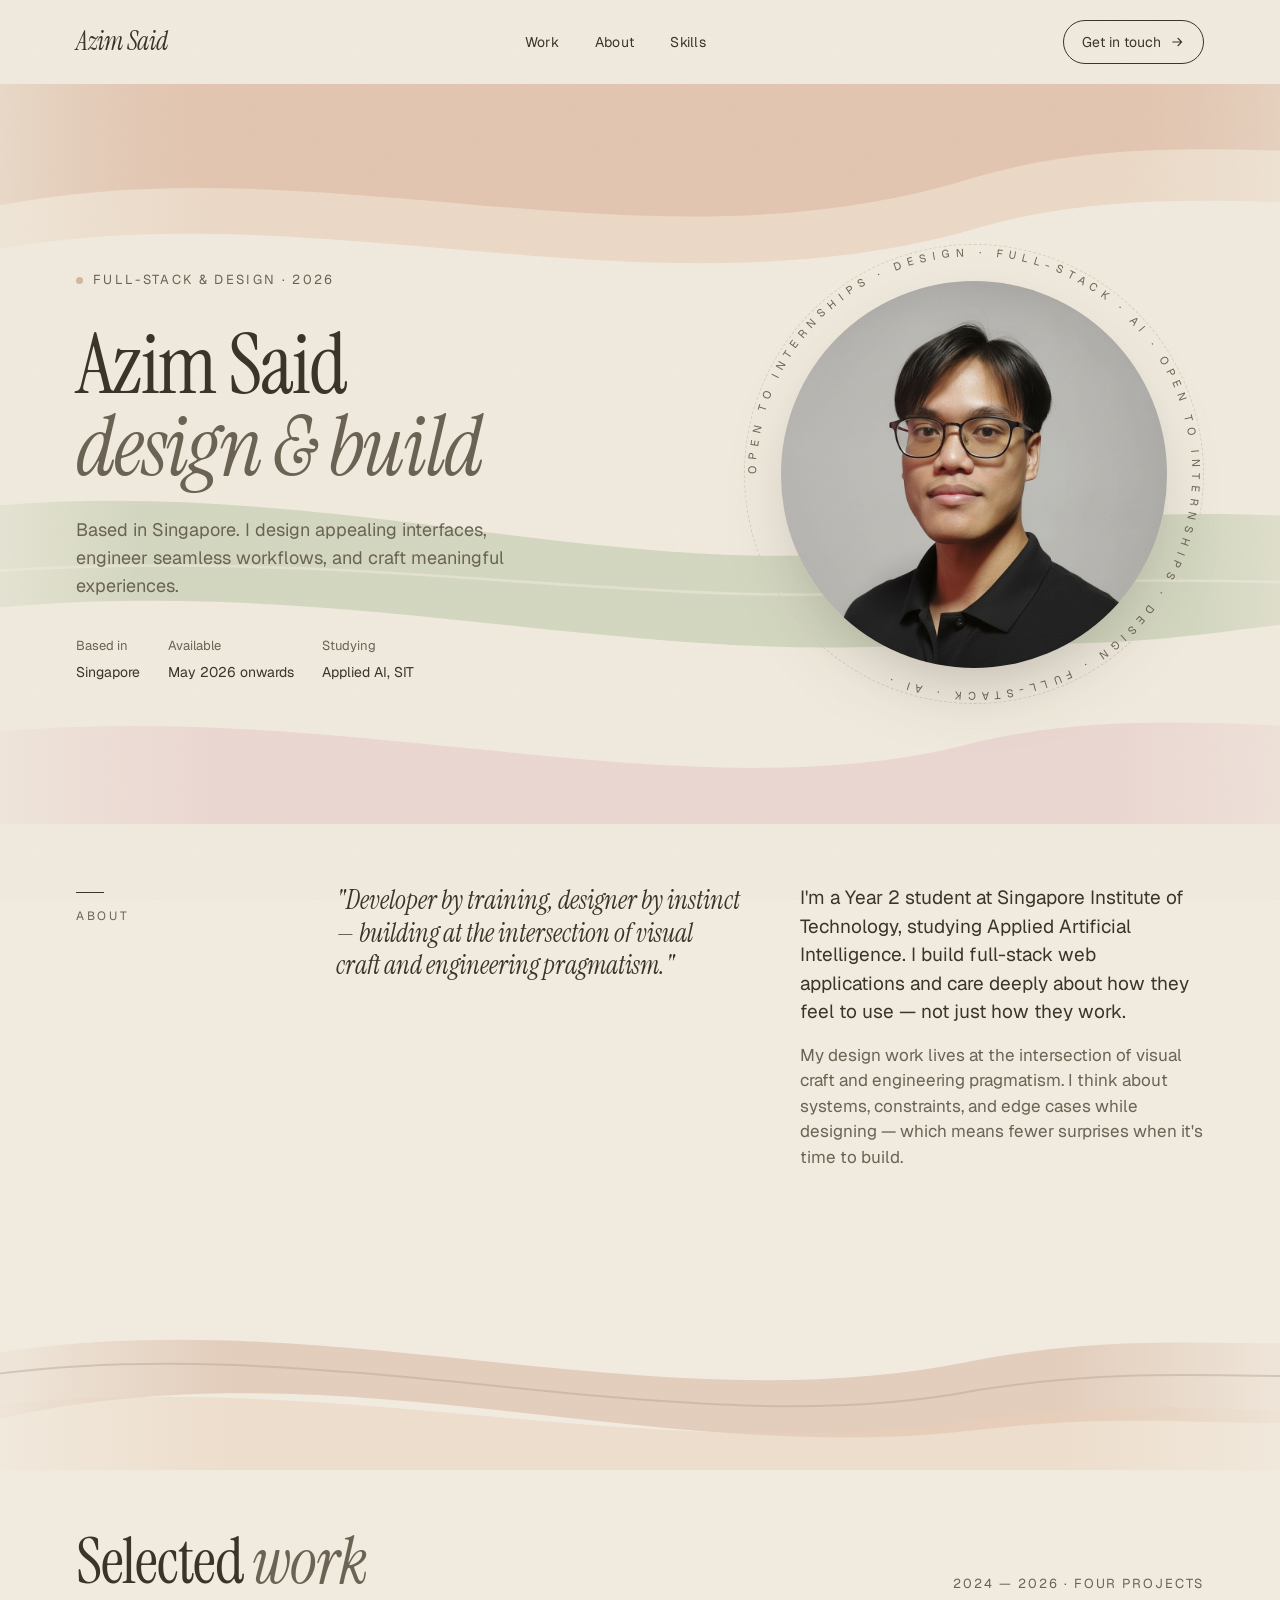
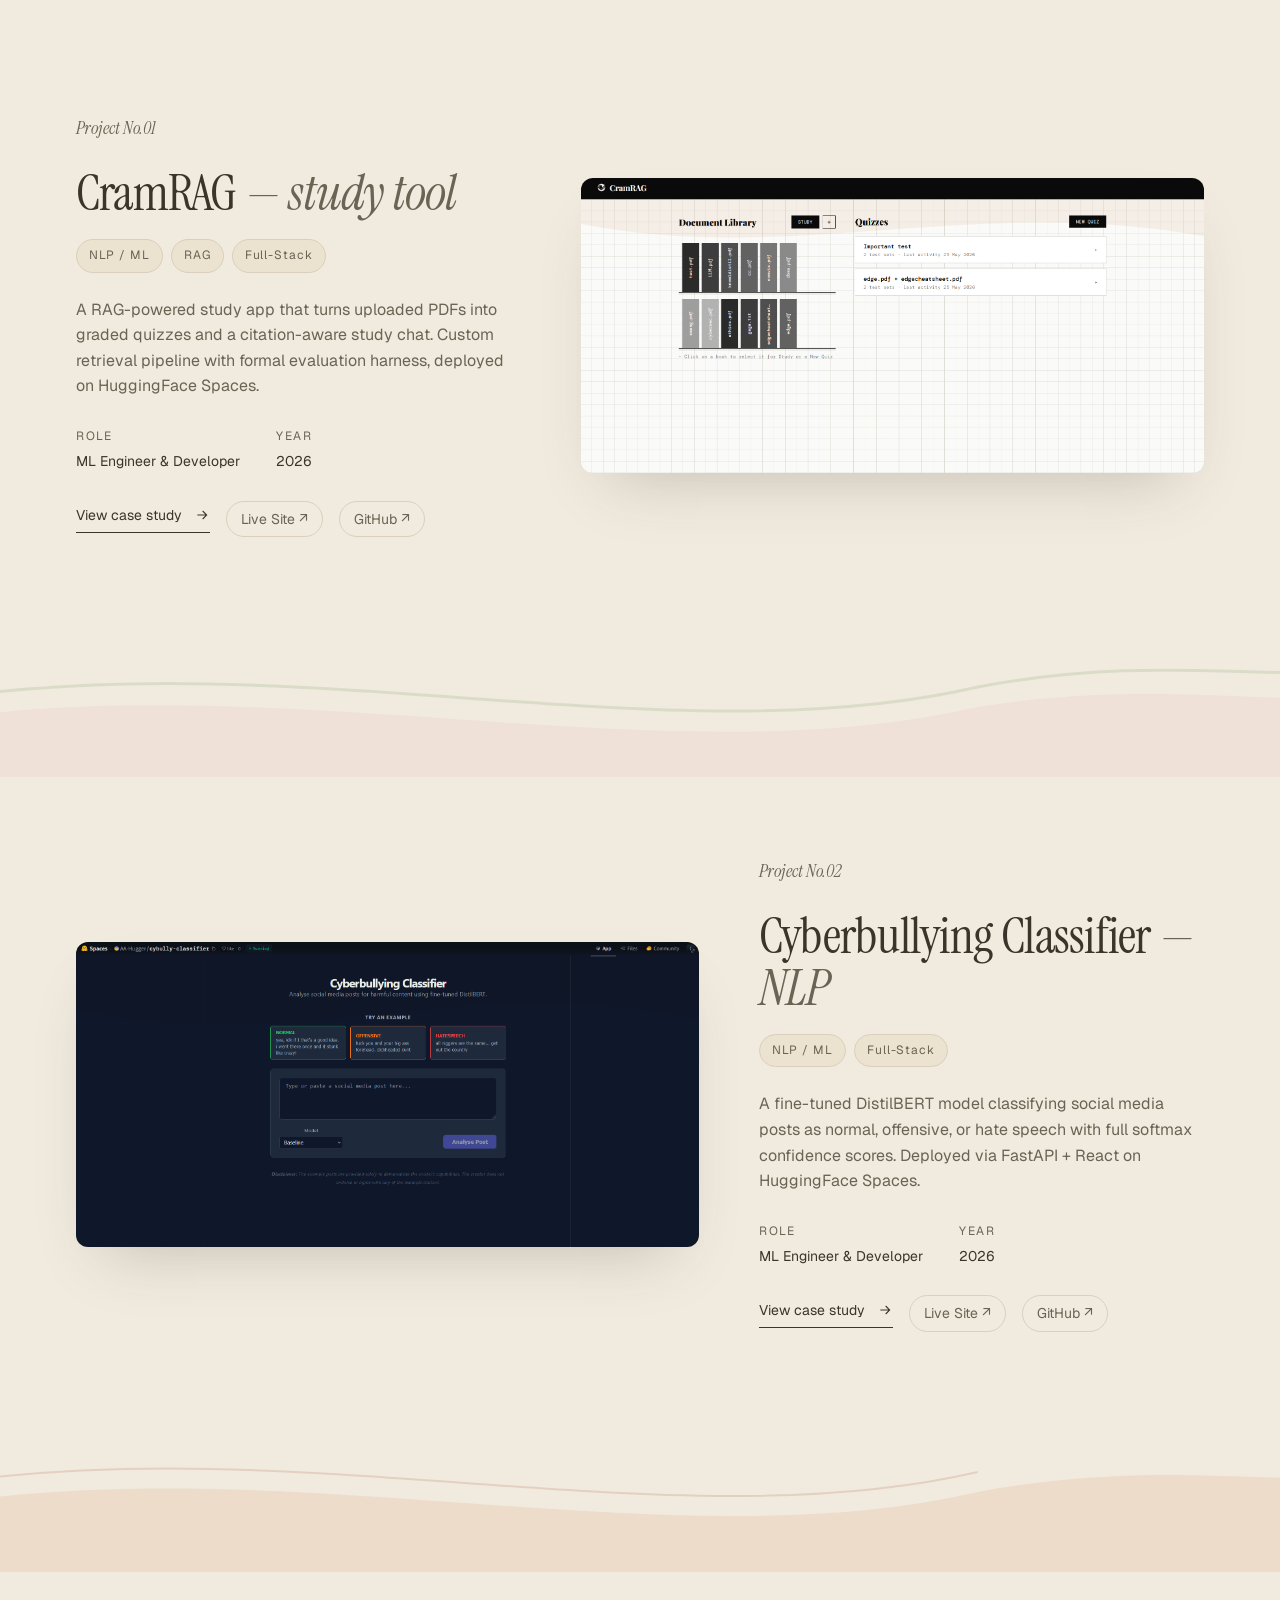
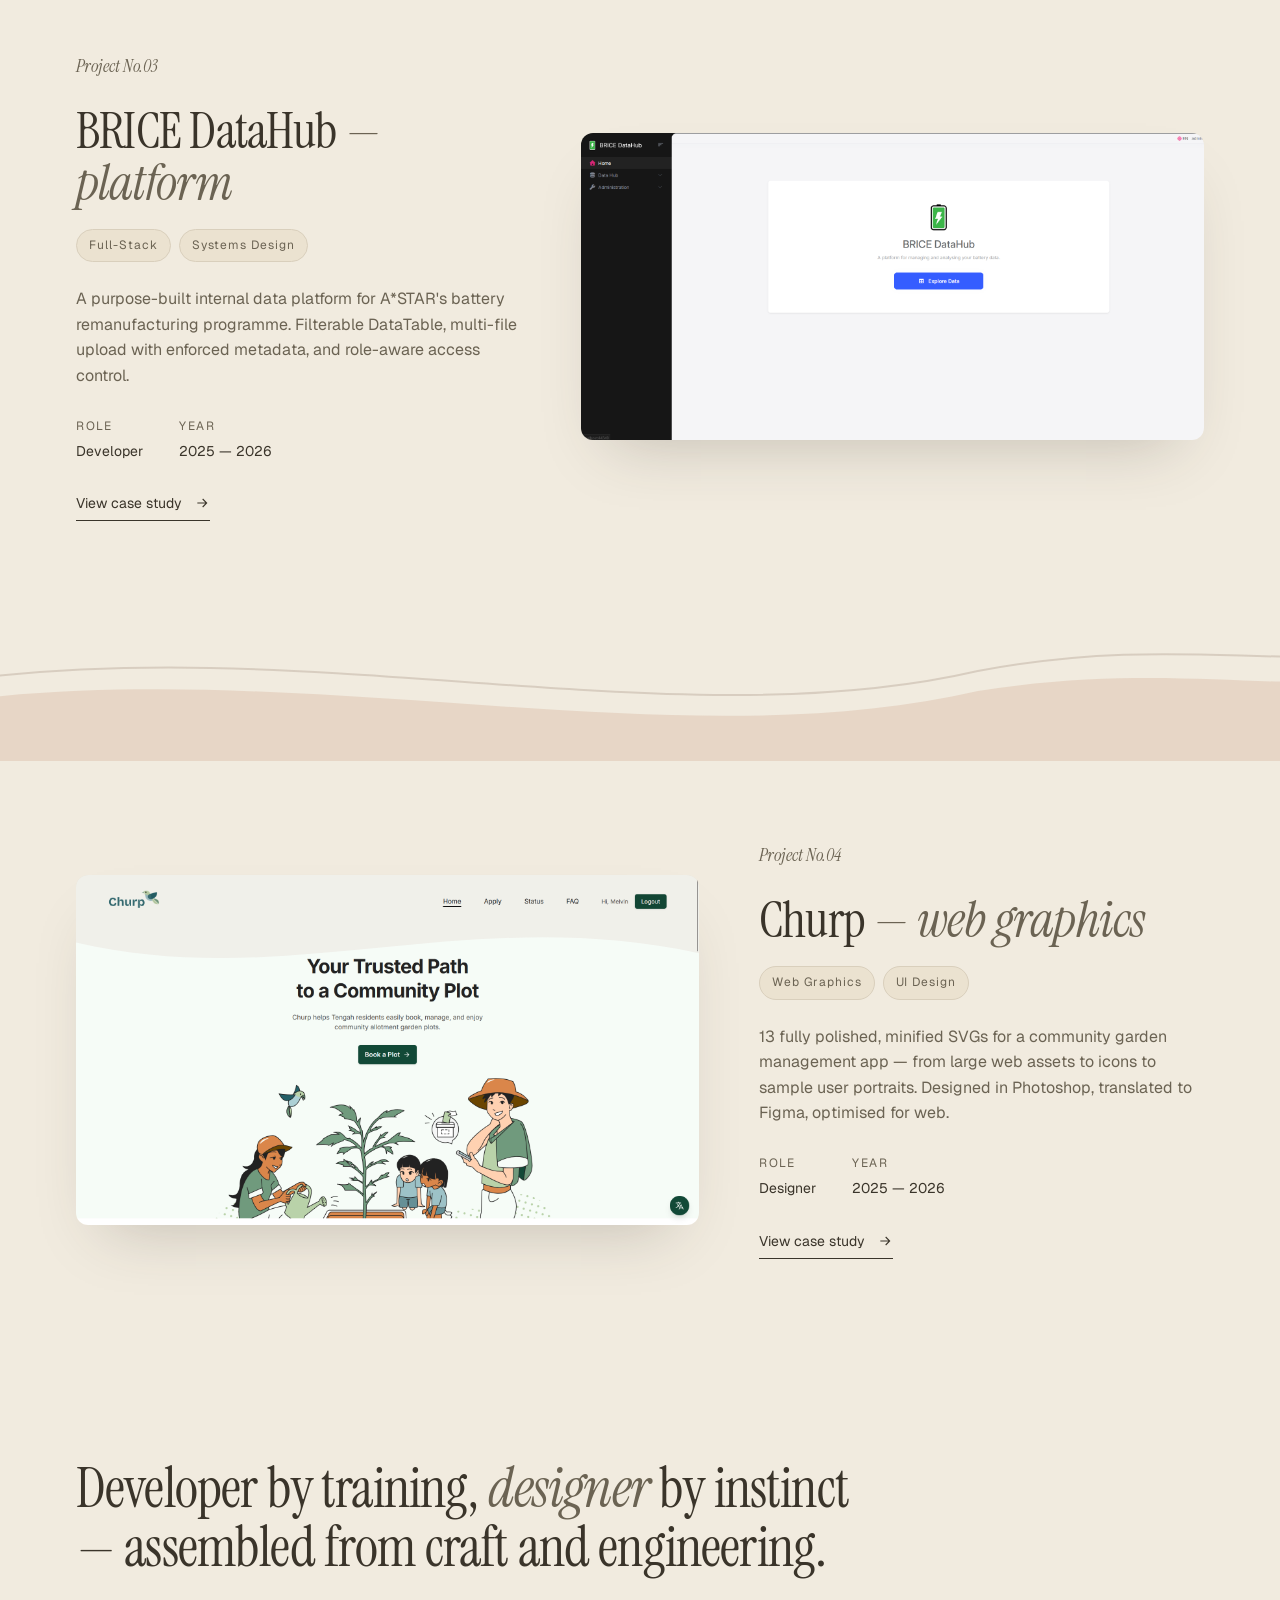
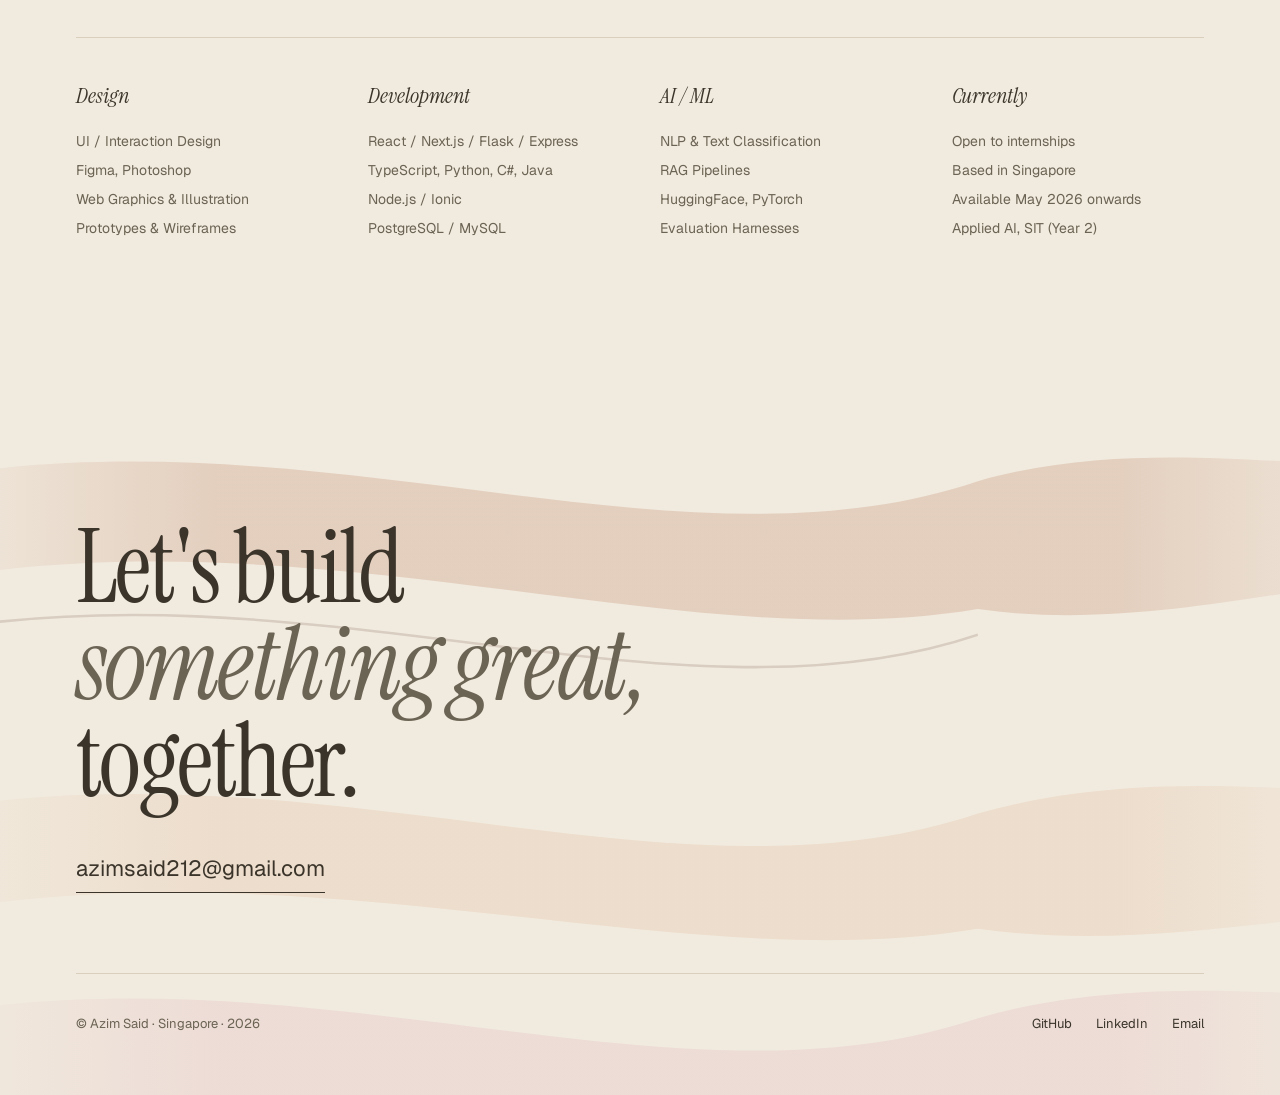
<file: index.html>
<!DOCTYPE html>
<html lang="en">

<head>
  <meta charset="UTF-8" />
  <meta name="viewport" content="width=device-width, initial-scale=1.0" />
  <title>Azim Said — Full Stack & Design</title>
  <link rel="stylesheet" href="css/style.css" />
  <link rel="preconnect" href="https://fonts.googleapis.com" />
  <link rel="preconnect" href="https://fonts.gstatic.com" crossorigin />
  <link
    href="https://fonts.googleapis.com/css2?family=Instrument+Serif:ital@0;1&family=Geist:wght@300;400;500;600&display=swap"
    rel="stylesheet" />
</head>

<body>

  <!-- NAV -->
  <div id="site-nav"></div>

  <!-- HERO -->
  <section class="hero">
    <div class="hero-ribbons" aria-hidden="true">
      <svg viewBox="0 0 1440 720" preserveAspectRatio="none">
        <defs>
          <linearGradient id="r-clay" x1="0" x2="1" y1="0" y2="0">
            <stop offset="0%" stop-color="var(--r1)" stop-opacity="0.0"/>
            <stop offset="20%" stop-color="var(--r1)" stop-opacity="0.95"/>
            <stop offset="80%" stop-color="var(--r1)" stop-opacity="0.95"/>
            <stop offset="100%" stop-color="var(--r1)" stop-opacity="0.0"/>
          </linearGradient>
          <linearGradient id="r-sage" x1="0" x2="1" y1="0" y2="0">
            <stop offset="0%" stop-color="var(--r2)" stop-opacity="0.0"/>
            <stop offset="15%" stop-color="var(--r2)" stop-opacity="0.85"/>
            <stop offset="85%" stop-color="var(--r2)" stop-opacity="0.85"/>
            <stop offset="100%" stop-color="var(--r2)" stop-opacity="0.0"/>
          </linearGradient>
          <linearGradient id="r-butter" x1="0" x2="1" y1="0" y2="0">
            <stop offset="0%" stop-color="var(--r3)" stop-opacity="0.0"/>
            <stop offset="20%" stop-color="var(--r3)" stop-opacity="0.9"/>
            <stop offset="80%" stop-color="var(--r3)" stop-opacity="0.9"/>
            <stop offset="100%" stop-color="var(--r3)" stop-opacity="0.0"/>
          </linearGradient>
          <linearGradient id="r-rose" x1="0" x2="1" y1="0" y2="0">
            <stop offset="0%" stop-color="var(--r5)" stop-opacity="0.0"/>
            <stop offset="20%" stop-color="var(--r5)" stop-opacity="0.9"/>
            <stop offset="80%" stop-color="var(--r5)" stop-opacity="0.9"/>
            <stop offset="100%" stop-color="var(--r5)" stop-opacity="0.0"/>
          </linearGradient>
        </defs>
        <path d="M -100,140 C 300,30 700,200 1100,90 C 1300,40 1500,80 1600,60 L 1600,-40 L -100,-40 Z"
              fill="url(#r-clay)"/>
        <path d="M -100,180 C 300,80 700,240 1100,140 C 1300,90 1500,130 1600,110 L 1600,0 L -100,0 Z"
              fill="url(#r-butter)" opacity="0.7"/>
        <path d="M -100,420 C 350,360 720,510 1100,440 C 1300,400 1500,430 1600,420 L 1600,520 C 1500,505 1300,560 1100,540 C 720,580 350,460 -100,520 Z"
              fill="url(#r-sage)" opacity="0.75"/>
        <path d="M -100,480 C 400,440 700,520 1100,490 C 1300,475 1500,490 1600,485"
              stroke="var(--bg)" stroke-width="2.5" fill="none" opacity="0.55"/>
        <path d="M -100,640 C 350,580 760,720 1100,640 C 1300,600 1500,640 1600,620 L 1600,720 L -100,720 Z"
              fill="url(#r-rose)" opacity="0.85"/>
      </svg>
    </div>

    <div class="hero-grid">
      <div class="hero-text">
        <div class="eyebrow"><span class="dot"></span> Full-Stack & Design · 2026</div>
        <h1>Azim Said<br/><span class="accent">design & build</span></h1>
        <p class="lede">Based in Singapore. I design appealing interfaces, engineer seamless workflows, and craft meaningful experiences.</p>
        <div class="meta">
          <div>Based in<span>Singapore</span></div>
          <div>Available<span>May 2026 onwards</span></div>
          <div>Studying<span>Applied AI, SIT</span></div>
        </div>
      </div>

      <div class="hero-portrait">
        <svg class="ring-label" viewBox="0 0 460 460" aria-hidden="true">
          <defs>
            <path id="ring-path" d="M 230,230 m -218,0 a 218,218 0 1,1 436,0 a 218,218 0 1,1 -436,0"/>
          </defs>
          <text font-family="Geist, sans-serif" font-size="11" letter-spacing="6" fill="var(--ink-soft)">
            <textPath href="#ring-path" startOffset="0">
              OPEN TO INTERNSHIPS · DESIGN · FULL-STACK · AI · OPEN TO INTERNSHIPS · DESIGN · FULL-STACK · AI ·&nbsp;
            </textPath>
          </text>
        </svg>
        <div class="ring"></div>
        <div class="photo">
          <img src="images/portrait.png" alt="Azim Said" />
        </div>
      </div>
    </div>
  </section>

  <!-- ABOUT -->
  <section class="about" id="about">
    <div class="about-inner">
      <div class="about-label">About</div>
      <p class="about-quote">"Developer by training, designer by instinct — building at the intersection of visual craft and engineering pragmatism."</p>
      <div class="about-body">
        <p>I'm a Year 2 student at Singapore Institute of Technology, studying Applied Artificial Intelligence. I build full-stack web applications and care deeply about how they feel to use — not just how they work.</p>
        <p>My design work lives at the intersection of visual craft and engineering pragmatism. I think about systems, constraints, and edge cases while designing — which means fewer surprises when it's time to build.</p>
      </div>
    </div>
  </section>

  <!-- DIVIDER RIBBON -->
  <div class="divider-ribbon" aria-hidden="true">
    <svg viewBox="0 0 1440 220" preserveAspectRatio="none">
      <defs>
        <linearGradient id="dr-clay" x1="0" x2="1" y1="0" y2="0">
          <stop offset="0%" stop-color="var(--r1)" stop-opacity="0"/>
          <stop offset="20%" stop-color="var(--r1)" stop-opacity="0.95"/>
          <stop offset="80%" stop-color="var(--r1)" stop-opacity="0.95"/>
          <stop offset="100%" stop-color="var(--r1)" stop-opacity="0"/>
        </linearGradient>
        <linearGradient id="dr-butter" x1="0" x2="1" y1="0" y2="0">
          <stop offset="0%" stop-color="var(--r3)" stop-opacity="0"/>
          <stop offset="20%" stop-color="var(--r3)" stop-opacity="0.9"/>
          <stop offset="80%" stop-color="var(--r3)" stop-opacity="0.9"/>
          <stop offset="100%" stop-color="var(--r3)" stop-opacity="0"/>
        </linearGradient>
      </defs>
      <path d="M -50,110 C 350,40 720,180 1100,110 C 1280,80 1400,100 1500,90 L 1500,170 C 1400,180 1280,160 1100,180 C 720,220 350,80 -50,180 Z"
            fill="url(#dr-clay)" opacity="0.6"/>
      <path d="M -50,130 C 350,70 760,200 1100,140 C 1280,115 1400,130 1500,125"
            stroke="var(--r4)" stroke-width="2" fill="none" opacity="0.5"/>
      <path d="M -50,160 C 350,110 720,220 1100,170 C 1280,145 1400,165 1500,160 L 1500,220 L -50,220 Z"
            fill="url(#dr-butter)" opacity="0.55"/>
    </svg>
  </div>

  <!-- PROJECTS HEADER -->
  <div class="projects-header" id="work">
    <h2>Selected <em>work</em></h2>
    <div class="projects-count">2024 — 2026 · Four projects</div>
  </div>

  <!-- Project 01 — CramRAG -->
  <section class="project">
    <div class="project-inner">
      <div class="project-info">
        <div class="project-index">Project No.01</div>
        <h3>CramRAG <em>— study tool</em></h3>
        <div class="project-tags">
          <span class="tag">NLP / ML</span>
          <span class="tag">RAG</span>
          <span class="tag">Full-Stack</span>
        </div>
        <p>A RAG-powered study app that turns uploaded PDFs into graded quizzes and a citation-aware study chat. Custom retrieval pipeline with formal evaluation harness, deployed on HuggingFace Spaces.</p>
        <div class="project-meta-row">
          <div>Role<span>ML Engineer & Developer</span></div>
          <div>Year<span>2026</span></div>
        </div>
        <div class="project-links">
          <a href="work/project_cramrag.html" class="project-cta">
            View case study
            <svg viewBox="0 0 24 24" fill="none" stroke="currentColor" stroke-width="1.6"><path d="M5 12h14M13 6l6 6-6 6"/></svg>
          </a>
          <a href="https://huggingface.co/spaces/AA-Hugger/CramRAG" class="project-link-ghost" target="_blank">Live Site ↗</a>
          <a href="https://github.com/azim-git/CramRAG" class="project-link-ghost" target="_blank">GitHub ↗</a>
        </div>
      </div>
      <div class="project-visual">
        <img src="images/cramrag_home.png" alt="CramRAG home screen" />
        <svg class="vribbon" viewBox="0 0 600 450" preserveAspectRatio="none">
          <path d="M -20,380 C 150,320 360,420 620,360 L 620,460 L -20,460 Z" fill="var(--r1)" opacity="0.5"/>
          <path d="M -20,40 C 200,90 380,10 620,60 L 620,-20 L -20,-20 Z" fill="var(--r3)" opacity="0.45"/>
        </svg>
      </div>
    </div>
  </section>

  <div class="between" aria-hidden="true">
    <svg viewBox="0 0 1440 160" preserveAspectRatio="none">
      <path d="M -50,80 C 350,30 760,140 1100,70 C 1280,40 1400,60 1500,55"
            stroke="var(--r2)" stroke-width="3" fill="none" opacity="0.5"/>
      <path d="M -50,100 C 350,55 760,160 1100,90 C 1280,65 1400,85 1500,80 L 1500,160 L -50,160 Z"
            fill="var(--r5)" opacity="0.45"/>
    </svg>
  </div>

  <!-- Project 02 — Cybully -->
  <section class="project reverse">
    <div class="project-inner">
      <div class="project-info">
        <div class="project-index">Project No.02</div>
        <h3>Cyberbullying Classifier <em>— NLP</em></h3>
        <div class="project-tags">
          <span class="tag">NLP / ML</span>
          <span class="tag">Full-Stack</span>
        </div>
        <p>A fine-tuned DistilBERT model classifying social media posts as normal, offensive, or hate speech with full softmax confidence scores. Deployed via FastAPI + React on HuggingFace Spaces.</p>
        <div class="project-meta-row">
          <div>Role<span>ML Engineer & Developer</span></div>
          <div>Year<span>2026</span></div>
        </div>
        <div class="project-links">
          <a href="work/project_cybully.html" class="project-cta">
            View case study
            <svg viewBox="0 0 24 24" fill="none" stroke="currentColor" stroke-width="1.6"><path d="M5 12h14M13 6l6 6-6 6"/></svg>
          </a>
          <a href="https://huggingface.co/spaces/AA-Hugger/cybully-classifier" class="project-link-ghost" target="_blank">Live Site ↗</a>
          <a href="https://github.com/azim-git/Cybully/tree/master" class="project-link-ghost" target="_blank">GitHub ↗</a>
        </div>
      </div>
      <div class="project-visual">
        <img src="images/cybully_main.png" alt="Cyberbullying Classifier" />
        <svg class="vribbon" viewBox="0 0 600 450" preserveAspectRatio="none">
          <path d="M -20,60 C 200,120 380,20 620,80 L 620,-20 L -20,-20 Z" fill="var(--r2)" opacity="0.45"/>
          <path d="M -20,400 C 180,360 380,440 620,390 L 620,460 L -20,460 Z" fill="var(--r5)" opacity="0.5"/>
        </svg>
      </div>
    </div>
  </section>

  <div class="between" aria-hidden="true">
    <svg viewBox="0 0 1440 160" preserveAspectRatio="none">
      <path d="M -50,90 C 350,40 760,150 1100,80 C 1280,50 1400,70 1500,65 L 1500,160 L -50,160 Z"
            fill="var(--r3)" opacity="0.55"/>
      <path d="M -50,70 C 350,20 760,130 1100,60"
            stroke="var(--r1)" stroke-width="2" fill="none" opacity="0.5"/>
    </svg>
  </div>

  <!-- Project 03 — BRICE -->
  <section class="project">
    <div class="project-inner">
      <div class="project-info">
        <div class="project-index">Project No.03</div>
        <h3>BRICE DataHub <em>— platform</em></h3>
        <div class="project-tags">
          <span class="tag">Full-Stack</span>
          <span class="tag">Systems Design</span>
        </div>
        <p>A purpose-built internal data platform for A*STAR's battery remanufacturing programme. Filterable DataTable, multi-file upload with enforced metadata, and role-aware access control.</p>
        <div class="project-meta-row">
          <div>Role<span>Developer</span></div>
          <div>Year<span>2025 — 2026</span></div>
        </div>
        <a href="work/project_brice.html" class="project-cta">
          View case study
          <svg viewBox="0 0 24 24" fill="none" stroke="currentColor" stroke-width="1.6"><path d="M5 12h14M13 6l6 6-6 6"/></svg>
        </a>
      </div>
      <div class="project-visual">
        <img src="images/brice_home.png" alt="BRICE DataHub" />
        <svg class="vribbon" viewBox="0 0 600 450" preserveAspectRatio="none">
          <path d="M -20,380 C 150,330 360,420 620,360 L 620,460 L -20,460 Z" fill="var(--r4)" opacity="0.4"/>
        </svg>
      </div>
    </div>
  </section>

  <div class="between" aria-hidden="true">
    <svg viewBox="0 0 1440 160" preserveAspectRatio="none">
      <path d="M -50,80 C 350,30 760,140 1100,70 C 1280,40 1400,60 1500,55"
            stroke="var(--r4)" stroke-width="2" fill="none" opacity="0.45"/>
      <path d="M -50,100 C 350,55 760,160 1100,90 C 1280,65 1400,85 1500,80 L 1500,160 L -50,160 Z"
            fill="var(--r1)" opacity="0.4"/>
    </svg>
  </div>

  <!-- Project 04 — Churp -->
  <section class="project reverse">
    <div class="project-inner">
      <div class="project-info">
        <div class="project-index">Project No.04</div>
        <h3>Churp <em>— web graphics</em></h3>
        <div class="project-tags">
          <span class="tag">Web Graphics</span>
          <span class="tag">UI Design</span>
        </div>
        <p>13 fully polished, minified SVGs for a community garden management app — from large web assets to icons to sample user portraits. Designed in Photoshop, translated to Figma, optimised for web.</p>
        <div class="project-meta-row">
          <div>Role<span>Designer</span></div>
          <div>Year<span>2025 — 2026</span></div>
        </div>
        <a href="work/project_churp.html" class="project-cta">
          View case study
          <svg viewBox="0 0 24 24" fill="none" stroke="currentColor" stroke-width="1.6"><path d="M5 12h14M13 6l6 6-6 6"/></svg>
        </a>
      </div>
      <div class="project-visual">
        <img src="images/churp_home.png" alt="Churp" />
        <svg class="vribbon" viewBox="0 0 600 450" preserveAspectRatio="none">
          <path d="M -20,60 C 200,120 380,20 620,80 L 620,-20 L -20,-20 Z" fill="var(--r5)" opacity="0.5"/>
          <path d="M -20,400 C 180,360 380,440 620,390 L 620,460 L -20,460 Z" fill="var(--r2)" opacity="0.45"/>
        </svg>
      </div>
    </div>
  </section>

  <!-- SKILLS -->
  <section class="skills" id="skills">
    <div class="skills-inner">
      <h2>Developer by training, <em>designer</em> by instinct — assembled from craft and engineering.</h2>
      <div class="skills-grid">
        <div class="skills-col">
          <h4>Design</h4>
          <ul>
            <li>UI / Interaction Design</li>
            <li>Figma, Photoshop</li>
            <li>Web Graphics & Illustration</li>
            <li>Prototypes & Wireframes</li>
          </ul>
        </div>
        <div class="skills-col">
          <h4>Development</h4>
          <ul>
            <li>React / Next.js / Flask / Express</li>
            <li>TypeScript, Python, C#, Java</li>
            <li>Node.js / Ionic</li>
            <li>PostgreSQL / MySQL</li>
          </ul>
        </div>
        <div class="skills-col">
          <h4>AI / ML</h4>
          <ul>
            <li>NLP & Text Classification</li>
            <li>RAG Pipelines</li>
            <li>HuggingFace, PyTorch</li>
            <li>Evaluation Harnesses</li>
          </ul>
        </div>
        <div class="skills-col">
          <h4>Currently</h4>
          <ul>
            <li>Open to internships</li>
            <li>Based in Singapore</li>
            <li>Available May 2026 onwards</li>
            <li>Applied AI, SIT (Year 2)</li>
          </ul>
        </div>
      </div>
    </div>
  </section>

  <!-- FOOTER -->
  <div id="site-footer"></div>

  <script src="js/components.js"></script>
  <script src="js/main.js"></script>
</body>

</html>
</file>
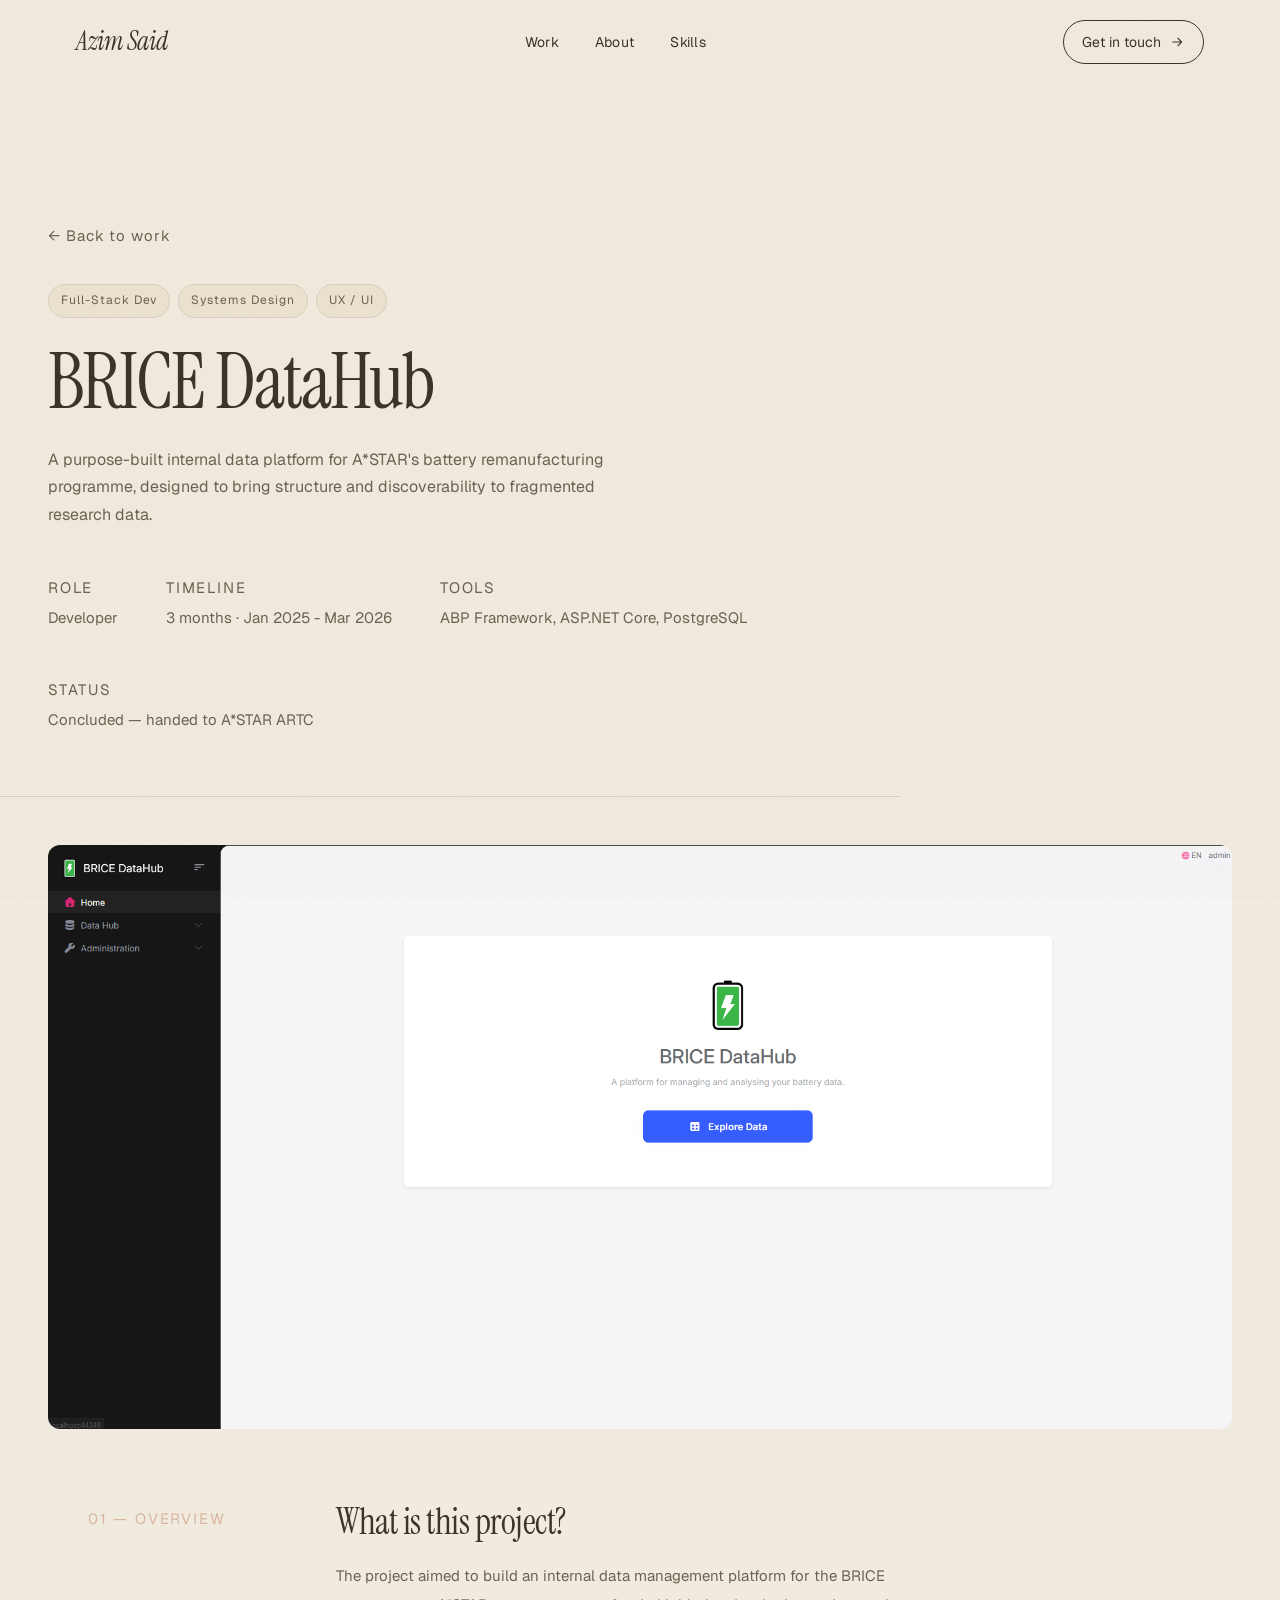
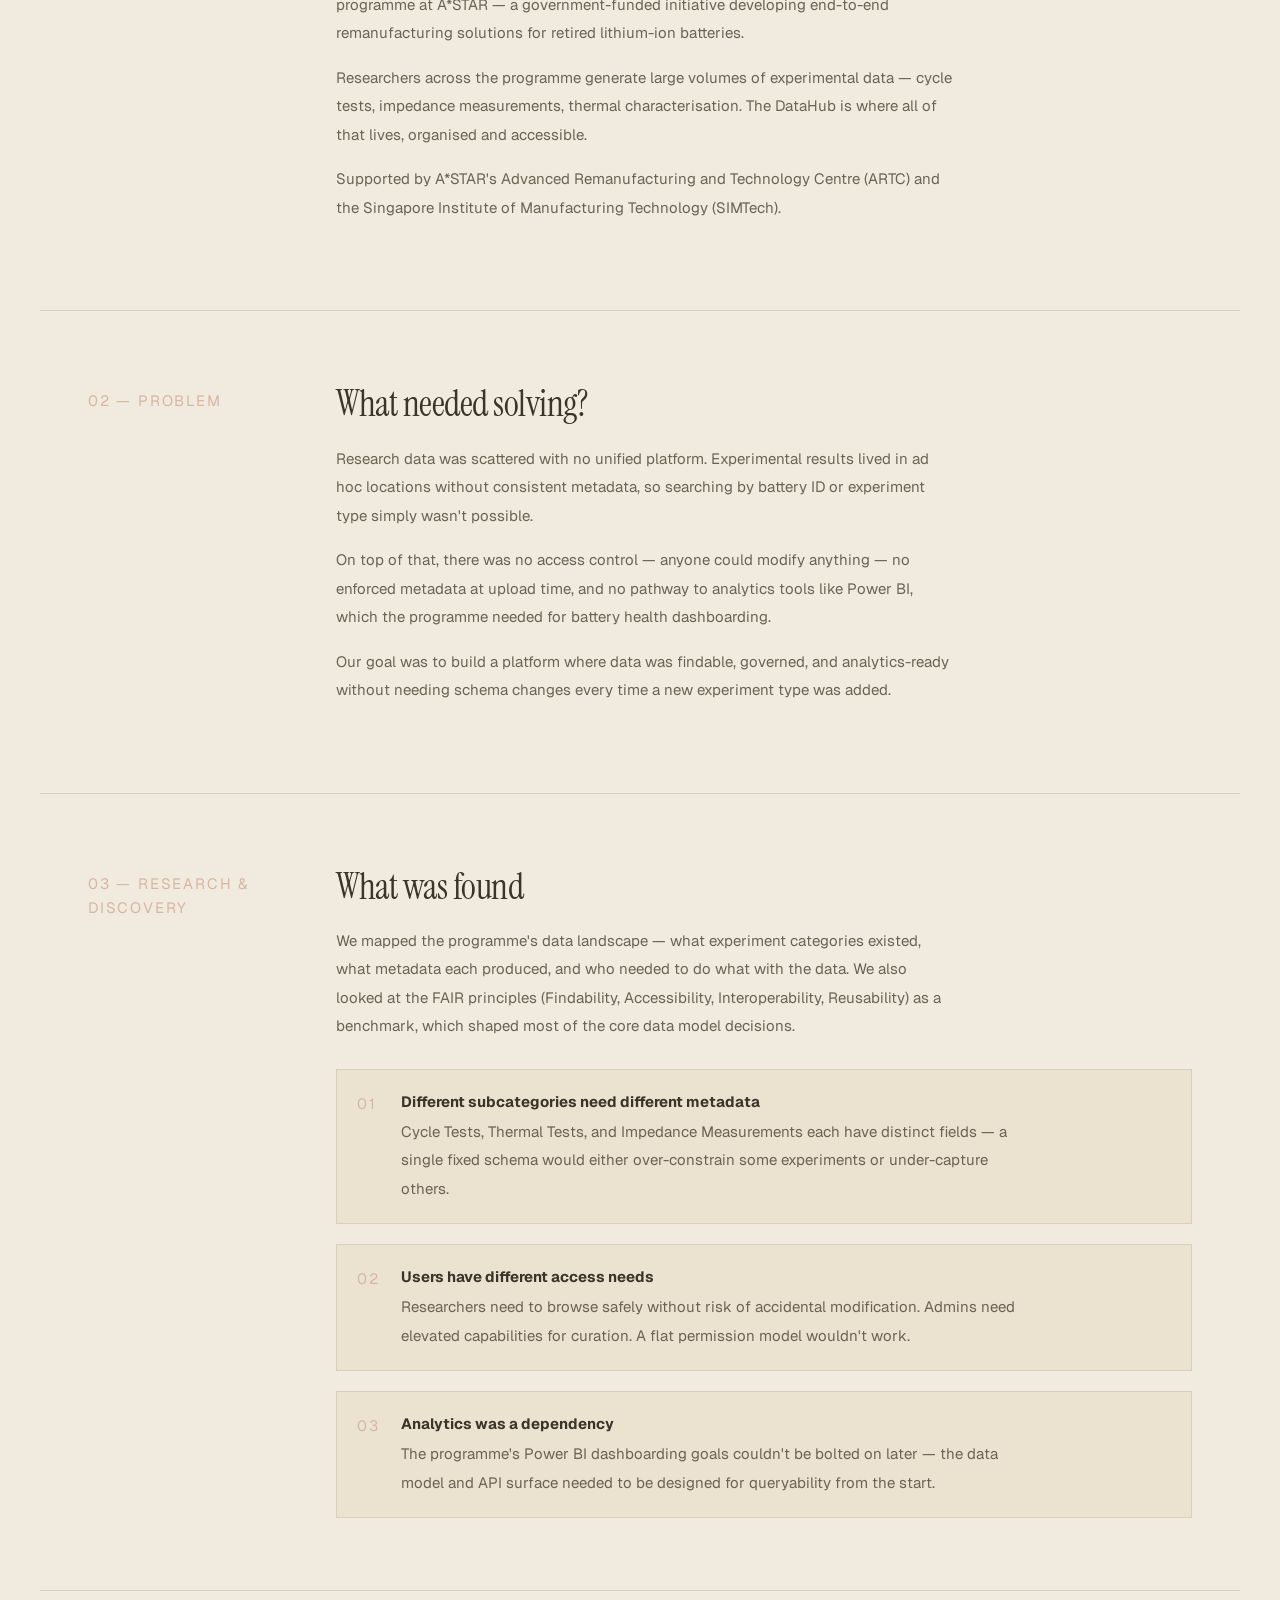
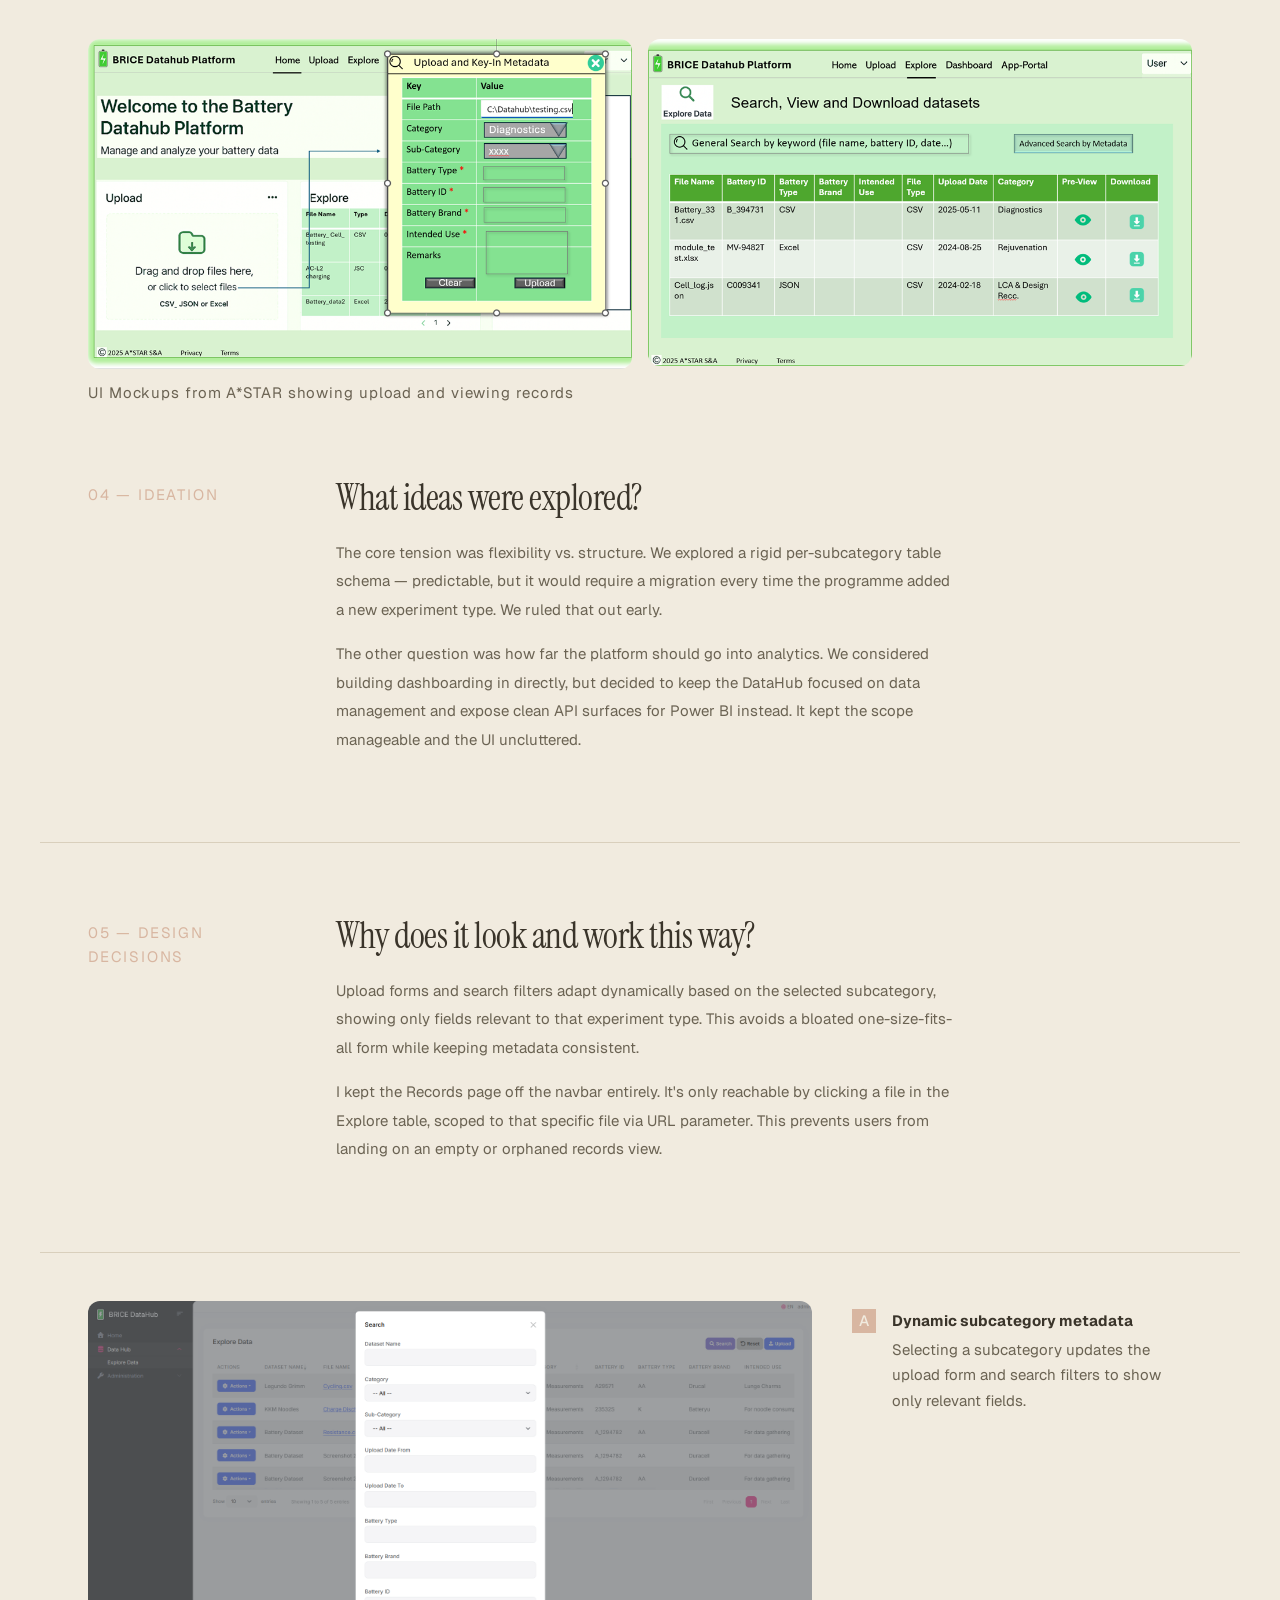
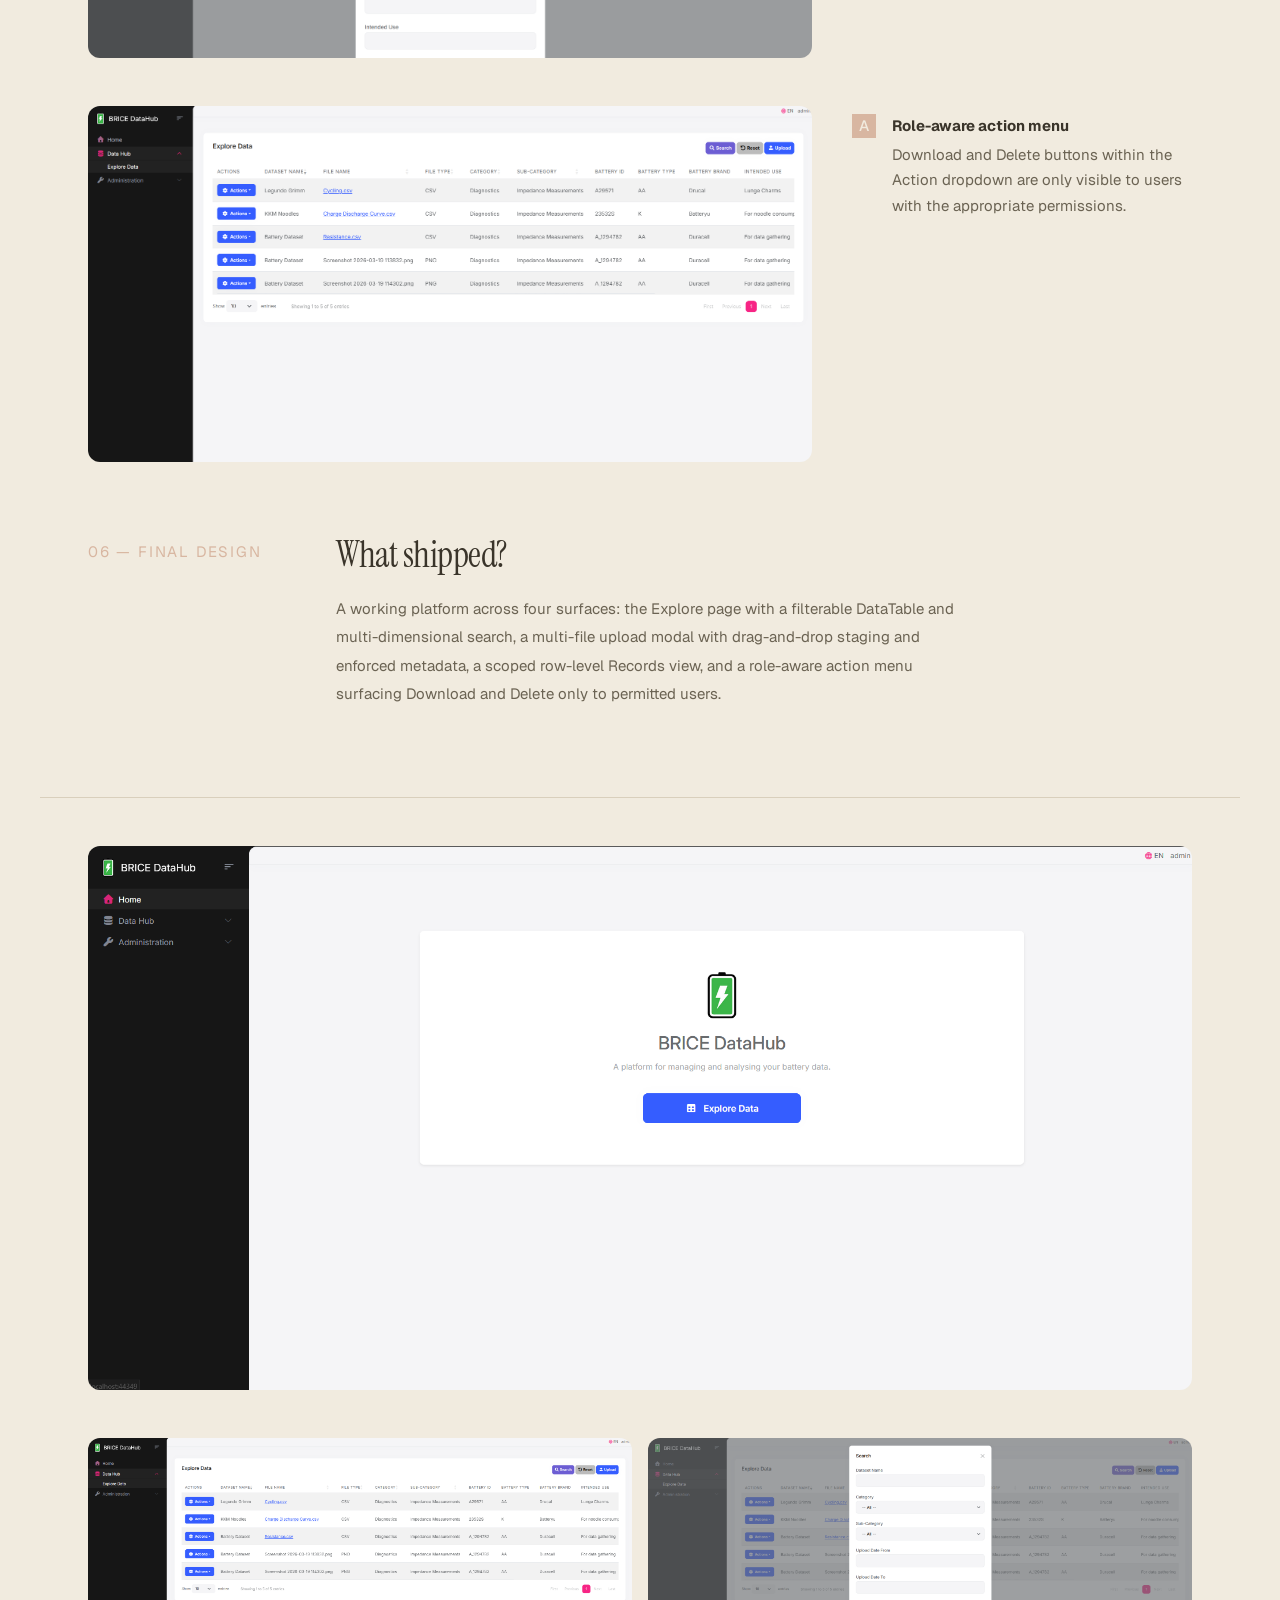
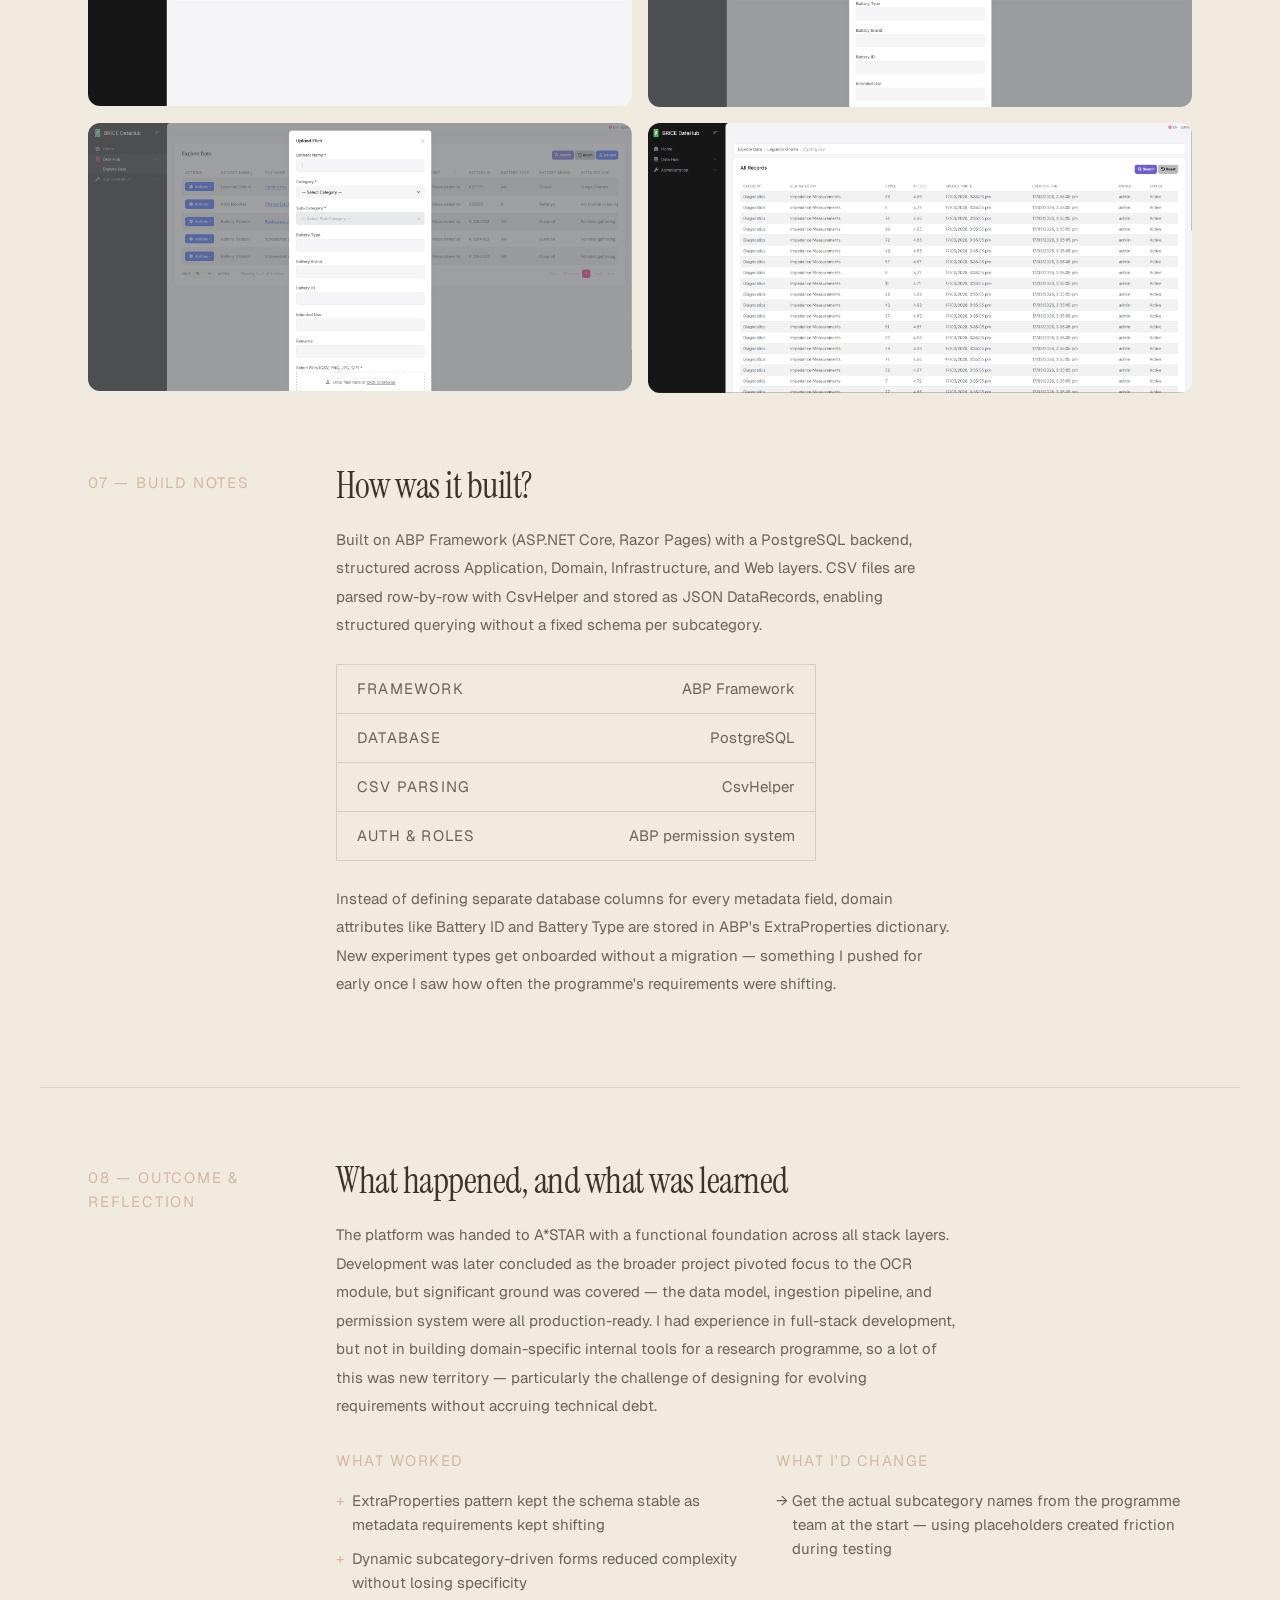
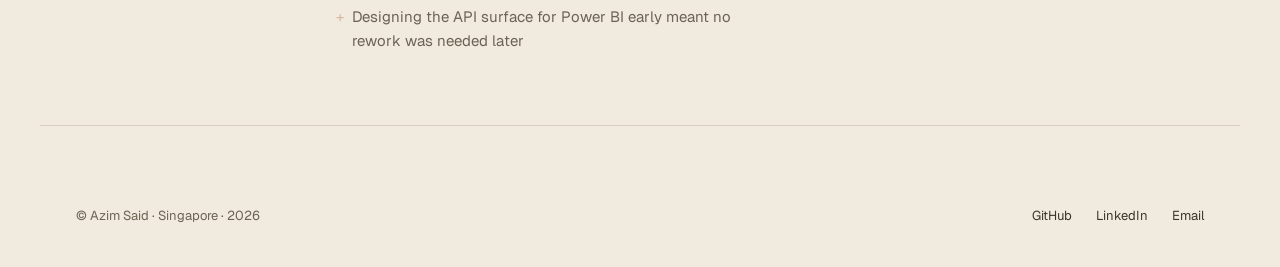
<file: work/project_brice.html>
<!DOCTYPE html>
<html lang="en">

<head>
  <meta charset="UTF-8" />
  <meta name="viewport" content="width=device-width, initial-scale=1.0" />
  <title>BRICE DataHub — Azim Said</title>
  <link rel="stylesheet" href="../css/style.css" />
  <link rel="stylesheet" href="../css/case-study.css" />
  <link rel="preconnect" href="https://fonts.googleapis.com" />
  <link rel="preconnect" href="https://fonts.gstatic.com" crossorigin />
  <link
    href="https://fonts.googleapis.com/css2?family=Instrument+Serif:ital@0;1&family=Geist:wght@300;400;500;600&display=swap"
    rel="stylesheet" />
</head>

<body>

  <!-- NAV -->
  <div id="site-nav"></div>

  <!-- CASE STUDY HERO -->
  <header class="cs-hero">
    <div class="cs-back">
      <a href="../index.html#work">← Back to work</a>
    </div>
    <div class="cs-hero-meta">
      <span class="tag">Full-Stack Dev</span>
      <span class="tag">Systems Design</span>
      <span class="tag">UX / UI</span>
    </div>
    <h1 class="cs-title">BRICE DataHub</h1>
    <p class="cs-subtitle">
      A purpose-built internal data platform for A*STAR's battery remanufacturing programme, designed to bring structure
      and discoverability to fragmented research data.
    </p>
    <div class="cs-attrs">
      <div class="cs-attr">
        <div class="cs-attr-label">Role</div>
        <div class="cs-attr-value">Developer</div>
      </div>
      <div class="cs-attr">
        <div class="cs-attr-label">Timeline</div>
        <div class="cs-attr-value">3 months · Jan 2025 - Mar 2026</div>
      </div>
      <div class="cs-attr">
        <div class="cs-attr-label">Tools</div>
        <div class="cs-attr-value">ABP Framework, ASP.NET Core, PostgreSQL</div>
      </div>
      <div class="cs-attr">
        <div class="cs-attr-label">Status</div>
        <div class="cs-attr-value">Concluded — handed to A*STAR ARTC</div>
      </div>
    </div>
  </header>

  <!-- HERO IMAGE -->
  <div class="cs-cover">
    <img src="../images/brice_home.png" alt="BRICE DataHub home screen" class="cs-cover-img">
  </div>

  <!-- CASE STUDY BODY -->
  <main class="cs-body">

    <!-- 01 OVERVIEW -->
    <section class="cs-section cs-fade">
      <div class="cs-section-label">01 — Overview</div>
      <div class="cs-section-content">
        <h2>What is this project?</h2>
        <p>
          The project aimed to build an internal data management platform for the BRICE programme at A*STAR — a
          government-funded initiative developing end-to-end remanufacturing solutions for retired lithium-ion
          batteries.
        </p>
        <p>
          Researchers across the programme generate large volumes of experimental data — cycle tests, impedance
          measurements, thermal characterisation. The DataHub is where all of that lives, organised and accessible.
        </p>
        <p>
          Supported by A*STAR's Advanced Remanufacturing and Technology Centre (ARTC) and the Singapore Institute of
          Manufacturing Technology (SIMTech).
        </p>
      </div>
    </section>

    <!-- 02 PROBLEM -->
    <section class="cs-section cs-fade">
      <div class="cs-section-label">02 — Problem</div>
      <div class="cs-section-content">
        <h2>What needed solving?</h2>
        <p>
          Research data was scattered with no unified platform. Experimental results lived in ad hoc locations without
          consistent metadata, so searching by battery ID or experiment type simply wasn't possible.
        </p>
        <p>
          On top of that, there was no access control — anyone could modify anything — no enforced metadata at upload
          time, and no pathway to analytics tools like Power BI, which the programme needed for battery health
          dashboarding.
        </p>
        <p>
          Our goal was to build a platform where data was findable, governed, and analytics-ready without needing
          schema changes every time a new experiment type was added.
        </p>
      </div>
    </section>

    <!-- 03 RESEARCH -->
    <section class="cs-section cs-fade">
      <div class="cs-section-label">03 — Research & Discovery</div>
      <div class="cs-section-content">
        <h2>What was found</h2>
        <p>
          We mapped the programme's data landscape — what experiment categories existed, what metadata each produced,
          and who needed to do what with the data. We also looked at the FAIR principles (Findability, Accessibility,
          Interoperability, Reusability) as a benchmark, which shaped most of the core data model decisions.
        </p>

        <div class="cs-findings">
          <div class="cs-finding">
            <div class="cs-finding-num">01</div>
            <div>
              <strong>Different subcategories need different metadata</strong>
              <p>Cycle Tests, Thermal Tests, and Impedance Measurements each have distinct fields — a single fixed
                schema would either over-constrain some experiments or under-capture others.</p>
            </div>
          </div>
          <div class="cs-finding">
            <div class="cs-finding-num">02</div>
            <div>
              <strong>Users have different access needs</strong>
              <p>Researchers need to browse safely without risk of accidental modification. Admins need elevated
                capabilities for curation. A flat permission model wouldn't work.</p>
            </div>
          </div>
          <div class="cs-finding">
            <div class="cs-finding-num">03</div>
            <div>
              <strong>Analytics was a dependency</strong>
              <p>The programme's Power BI dashboarding goals couldn't be bolted on later — the data model and API
                surface needed to be designed for queryability from the start.</p>
            </div>
          </div>
        </div>
      </div>
    </section>

    <!-- WIREFRAMES -->
    <div class="cs-img-grid cs-fade">
      <img src="../images/brice_wireframe1.png" alt="Wireframe 1">
      <img src="../images/brice_wireframe2.png" alt="Wireframe 2">
    </div>
    <p class="cs-img-caption cs-fade">UI Mockups from A*STAR showing upload and viewing records </p>

    <!-- 04 IDEATION -->
    <section class="cs-section cs-fade">
      <div class="cs-section-label">04 — Ideation</div>
      <div class="cs-section-content">
        <h2>What ideas were explored?</h2>
        <p>
          The core tension was flexibility vs. structure. We explored a rigid per-subcategory table schema —
          predictable, but it would require a migration every time the programme added a new experiment type. We ruled
          that out early.
        </p>
        <p>
          The other question was how far the platform should go into analytics. We considered building dashboarding in
          directly, but decided to keep the DataHub focused on data management and expose clean API surfaces for Power
          BI instead. It kept the scope manageable and the UI uncluttered.
        </p>
      </div>
    </section>

    <!-- IMAGE GRID (wireframes / explorations) -->
    <!-- <div class="cs-img-grid cs-fade">
      <div class="placeholder-img">
        <div class="placeholder-text">Wireframe / sketch A</div>
      </div>
      <div class="placeholder-img">
        <div class="placeholder-text">Wireframe / sketch B</div>
      </div>
      <div class="placeholder-img">
        <div class="placeholder-text">Wireframe / sketch C</div>
      </div>
      <div class="placeholder-img">
        <div class="placeholder-text">Wireframe / sketch D</div>
      </div>
    </div>
    <p class="cs-img-caption cs-fade">Early explorations — I ended up going with direction B because…</p> -->

    <!-- 05 DESIGN DECISIONS -->
    <section class="cs-section cs-fade">
      <div class="cs-section-label">05 — Design Decisions</div>
      <div class="cs-section-content">
        <h2>Why does it look and work this way?</h2>
        <p>
          Upload forms and search filters adapt dynamically based on the selected subcategory, showing only fields
          relevant to that experiment type. This avoids a bloated one-size-fits-all form while keeping metadata
          consistent.
        </p>
        <p>
          I kept the Records page off the navbar entirely. It's only reachable by clicking a file in the Explore table,
          scoped to that specific file via URL parameter. This prevents users from landing on an empty or orphaned
          records view.
        </p>
      </div>
    </section>

    <!-- ANNOTATED SCREENSHOT -->
    <div class="cs-img-annotated cs-fade">
      <img src="../images/brice_search.png" alt="BRICE DataHub search page" class="cs-annotated-img">
      <div class="cs-annotations">
        <div class="cs-annotation">
          <div class="cs-annotation-marker">A</div>
          <div>
            <strong>Dynamic subcategory metadata</strong>
            <p>Selecting a subcategory updates the upload form and search filters to show only relevant fields.</p>
          </div>
        </div>
      </div>
    </div>

    <!-- ANNOTATED SCREENSHOT -->
    <div class="cs-img-annotated cs-fade">
      <img src="../images/brice_explore.png" alt="BRICE DataHub explore page" class="cs-annotated-img">
      <div class="cs-annotations">
        <div class="cs-annotation">
          <div class="cs-annotation-marker">A</div>
          <div>
            <strong>Role-aware action menu</strong>
            <p>Download and Delete buttons within the Action dropdown are only visible to users with the appropriate permissions.</p>
          </div>
        </div>
      </div>
    </div>

    <!-- 06 FINAL DESIGN -->
    <section class="cs-section cs-fade">
      <div class="cs-section-label">06 — Final Design</div>
      <div class="cs-section-content">
        <h2>What shipped?</h2>
        <p>
          A working platform across four surfaces: the Explore page with a filterable DataTable and multi-dimensional
          search, a multi-file upload modal with drag-and-drop staging and enforced metadata, a scoped row-level Records
          view, and a role-aware action menu surfacing Download and Delete only to permitted users.
        </p>
      </div>
    </section>

    <div class="cs-img-full cs-fade">
      <img src="../images/brice_home.png" alt="BRICE DataHub main screen">
    </div>

    <div class="cs-img-grid cs-fade">
      <img src="../images/brice_explore.png" alt="Explore page">
      <img src="../images/brice_search.png" alt="Search page">
      <img src="../images/brice_upload.png" alt="Upload modal">
      <img src="../images/brice_records.png" alt="Records view">
    </div>

    <!-- 07 BUILD NOTES -->
    <section class="cs-section cs-fade">
      <div class="cs-section-label">07 — Build Notes</div>
      <div class="cs-section-content">
        <h2>How was it built?</h2>
        <p>
          Built on ABP Framework (ASP.NET Core, Razor Pages) with a PostgreSQL backend, structured across Application,
          Domain, Infrastructure, and Web layers. CSV files are parsed row-by-row with CsvHelper and stored as JSON
          DataRecords, enabling structured querying without a fixed schema per subcategory.
        </p>
        <div class="cs-stack">
          <div class="cs-stack-item">
            <span class="cs-stack-label">Framework</span>
            <span>ABP Framework</span>
          </div>
          <div class="cs-stack-item">
            <span class="cs-stack-label">Database</span>
            <span>PostgreSQL</span>
          </div>
          <div class="cs-stack-item">
            <span class="cs-stack-label">CSV Parsing</span>
            <span>CsvHelper</span>
          </div>
          <div class="cs-stack-item">
            <span class="cs-stack-label">Auth & Roles</span>
            <span>ABP permission system</span>
          </div>
        </div>
        <p>
          Instead of defining separate database columns for every metadata field, domain attributes like Battery ID and
          Battery Type are stored in ABP's ExtraProperties dictionary. New experiment types get onboarded without a
          migration — something I pushed for early once I saw how often the programme's requirements were shifting.
        </p>
      </div>
    </section>

    <!-- 08 OUTCOME -->
    <section class="cs-section cs-fade">
      <div class="cs-section-label">08 — Outcome & Reflection</div>
      <div class="cs-section-content">
        <h2>What happened, and what was learned</h2>
        <p>
          The platform was handed to A*STAR with a functional foundation across all stack layers. Development was later
          concluded as the broader project pivoted focus to the OCR module, but significant ground was covered — the
          data model, ingestion pipeline, and permission system were all production-ready.
          I had experience in full-stack development, but not in building domain-specific internal tools for a research
          programme, so a lot of this was new territory — particularly the challenge of designing for evolving
          requirements without accruing technical debt.
        </p>
        <div class="cs-retro">
          <div class="cs-retro-col">
            <div class="cs-retro-label">What worked</div>
            <ul>
              <li>ExtraProperties pattern kept the schema stable as metadata requirements kept shifting</li>
              <li>Dynamic subcategory-driven forms reduced complexity without losing specificity</li>
              <li>Designing the API surface for Power BI early meant no rework was needed later</li>
            </ul>
          </div>
          <div class="cs-retro-col">
            <div class="cs-retro-label">What I'd change</div>
            <ul>
              <li>Get the actual subcategory names from the programme team at the start — using placeholders created
                friction during testing</li>
            </ul>
          </div>
        </div>
      </div>
    </section>

  </main>

  <!-- NEXT PROJECT -->
  <!-- <div class="cs-next">
    <div class="cs-next-label">Next project</div>
    <a href="project-two.html" class="cs-next-link">
      <span>Project Two Name</span>
      <span class="cs-next-arrow">→</span>
    </a>
  </div> -->

  <!-- FOOTER -->
  <div id="site-footer"></div>

  <script src="../js/components.js"></script>
  <script src="../js/main.js"></script>
</body>

</html>
</file>
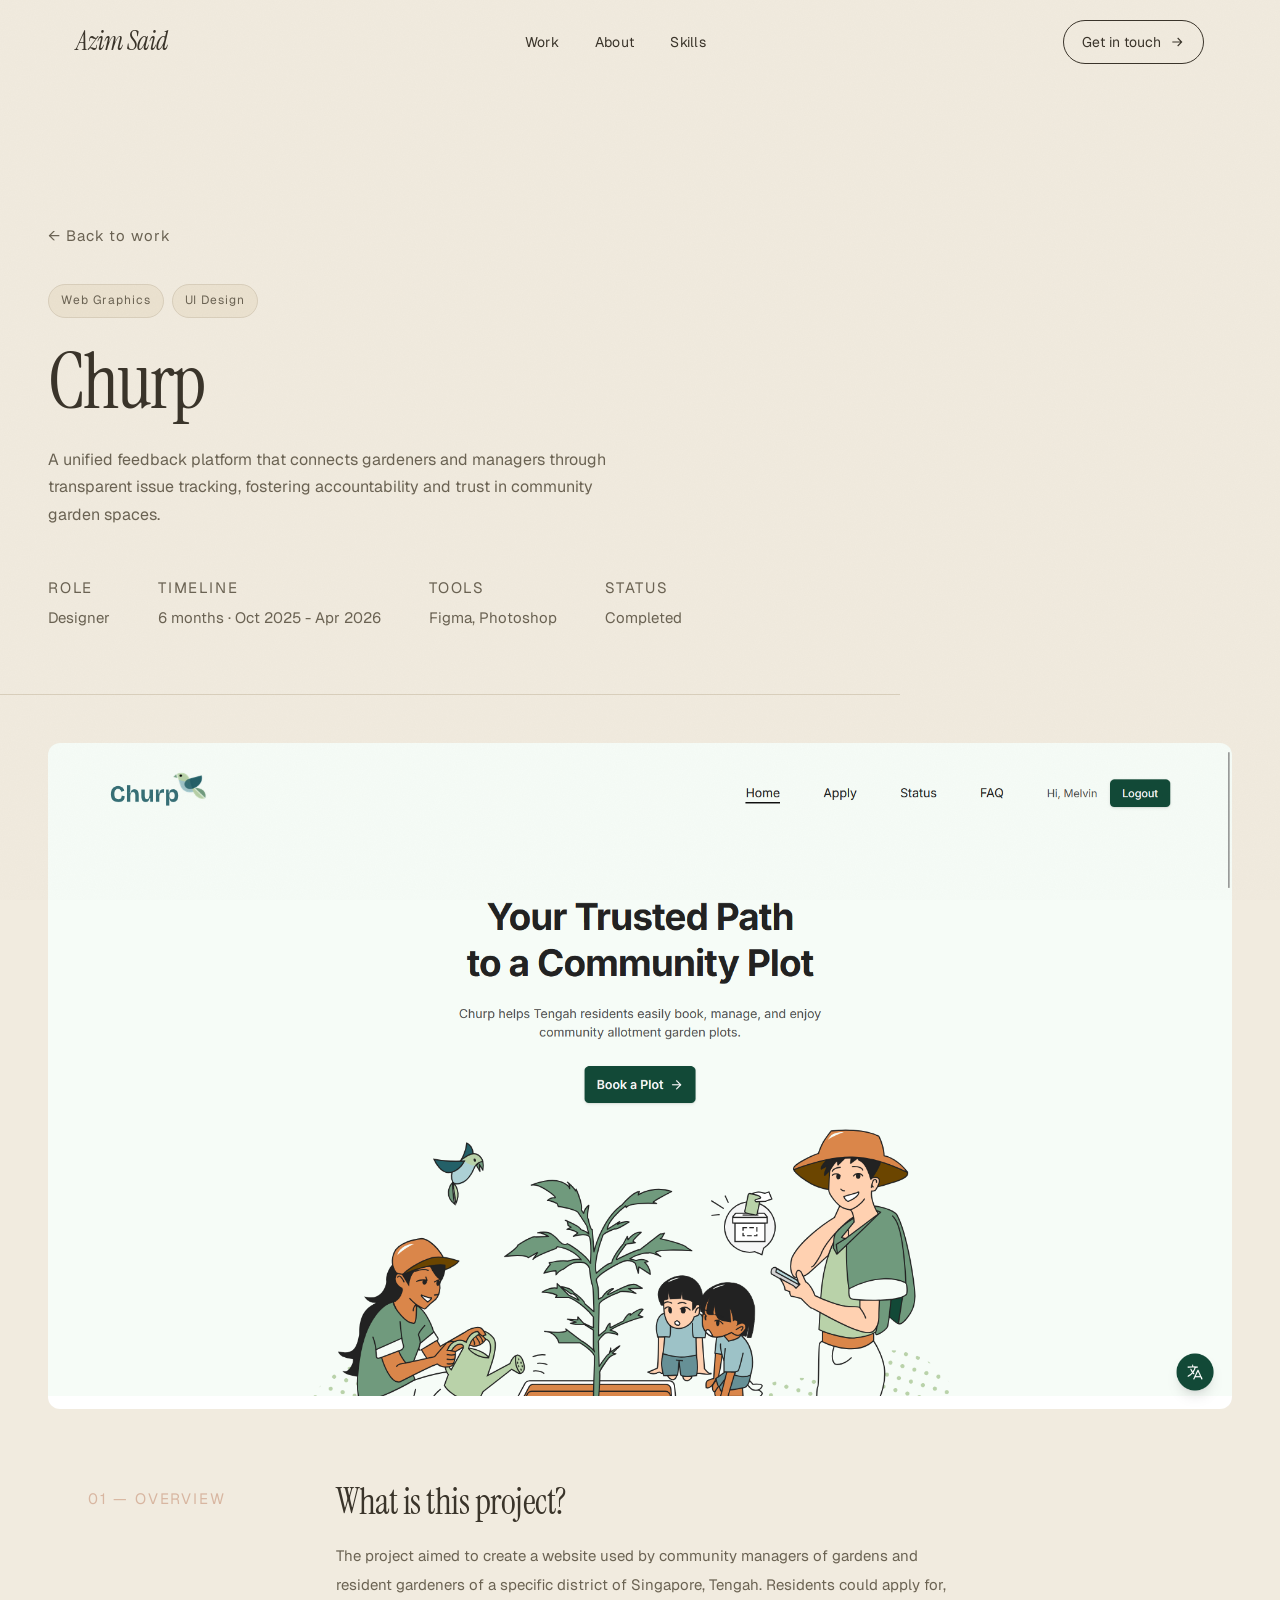
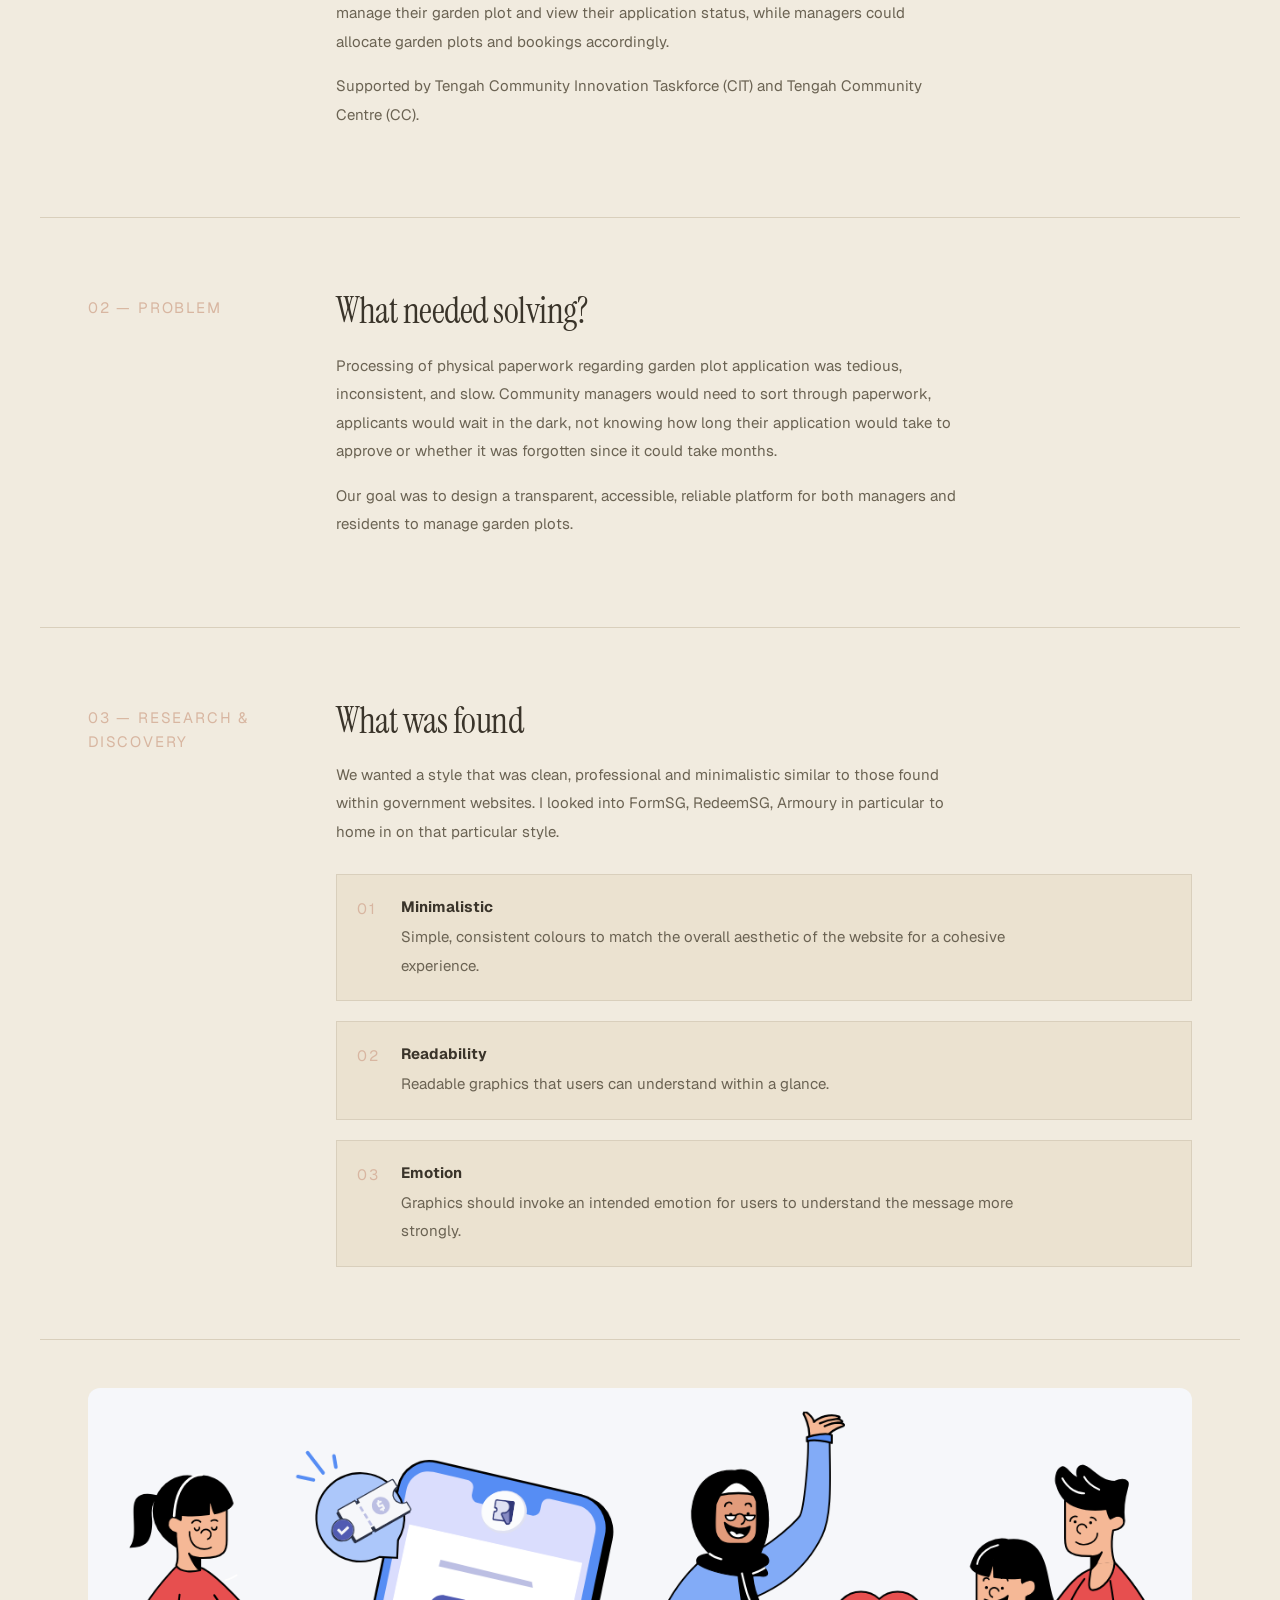
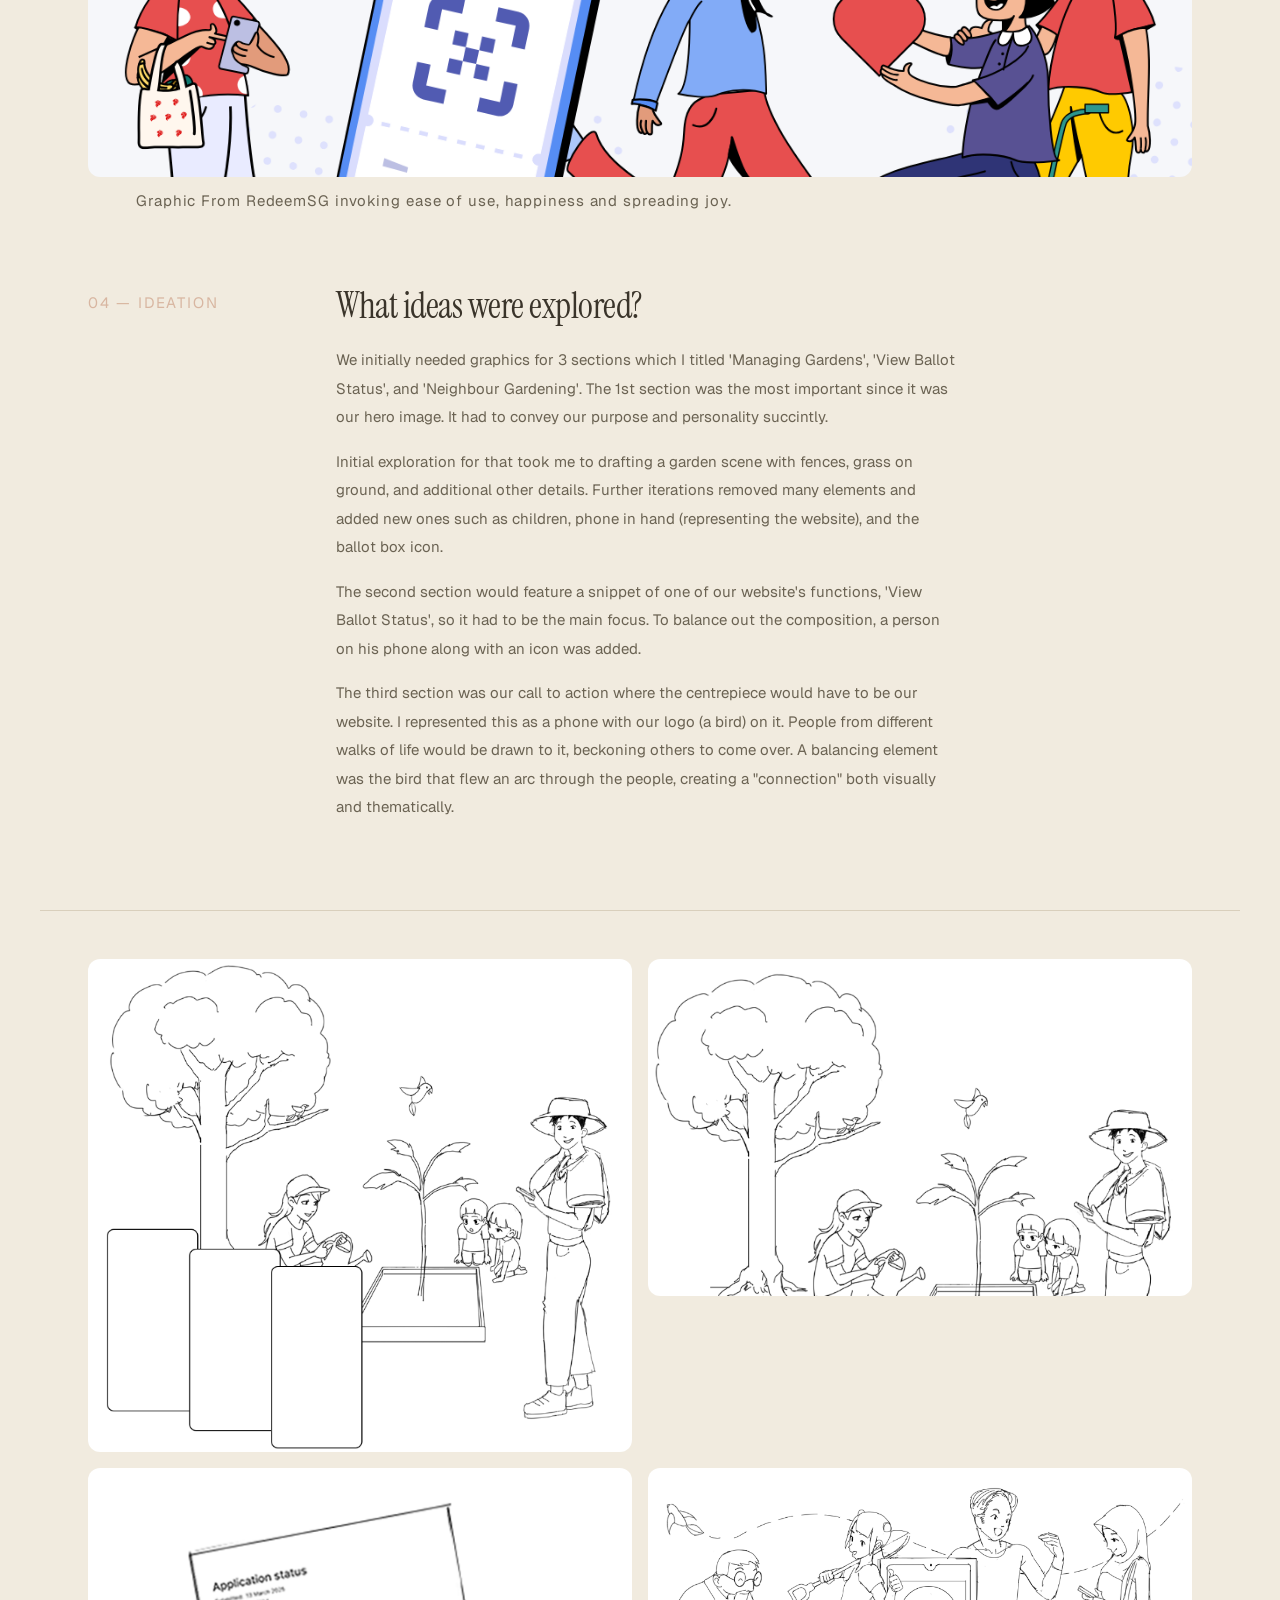
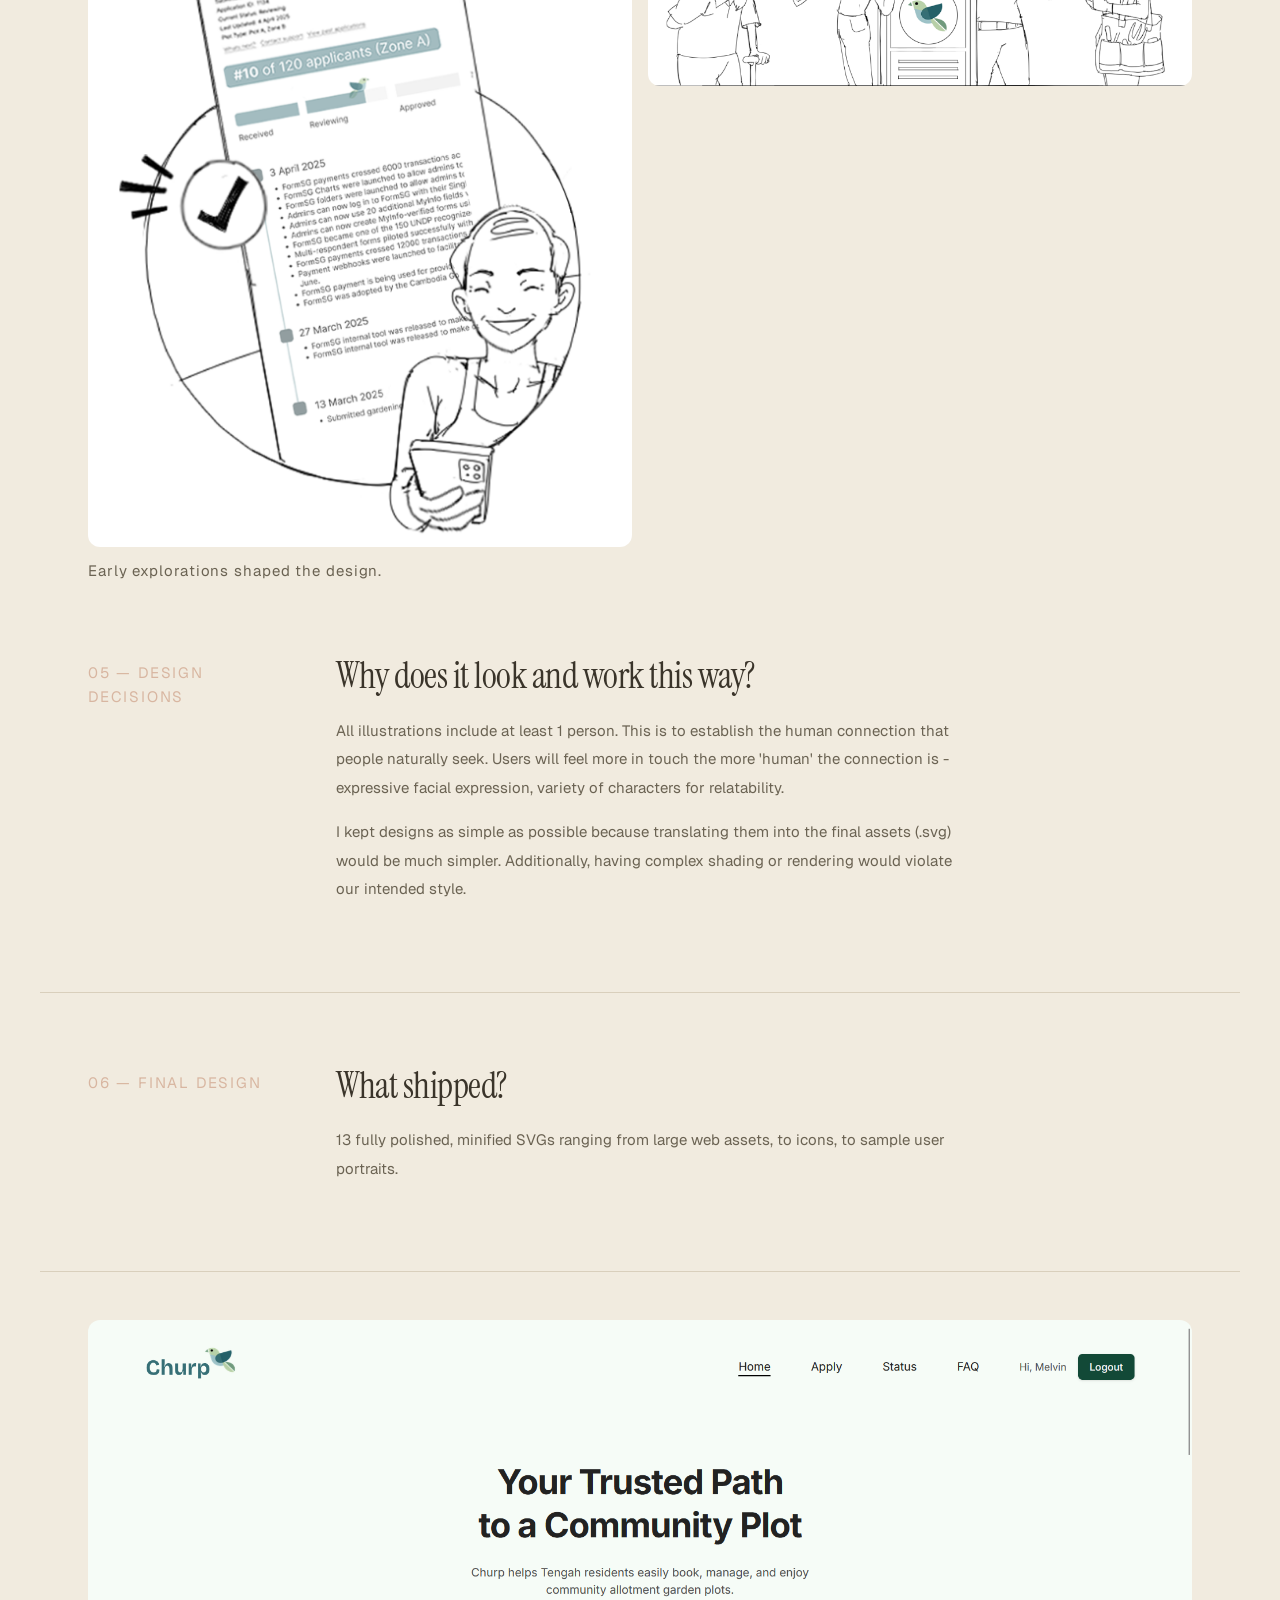
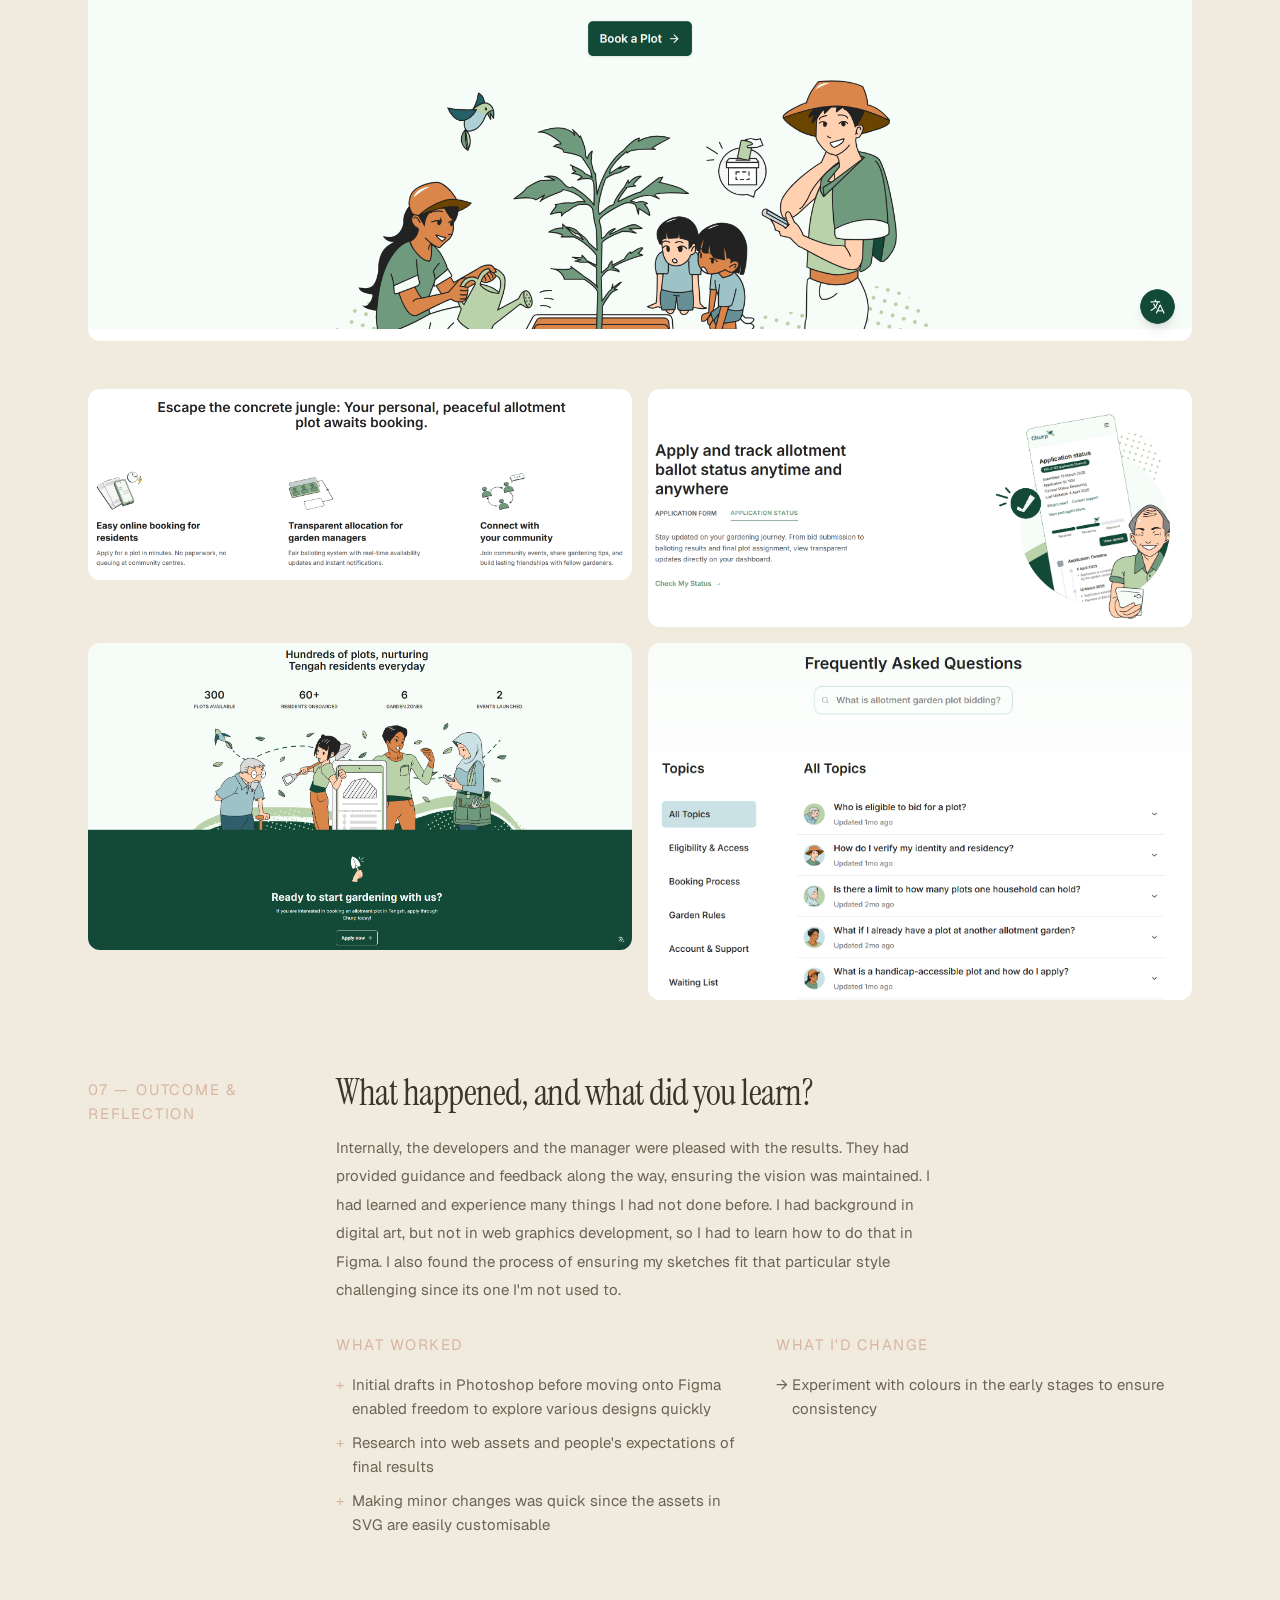
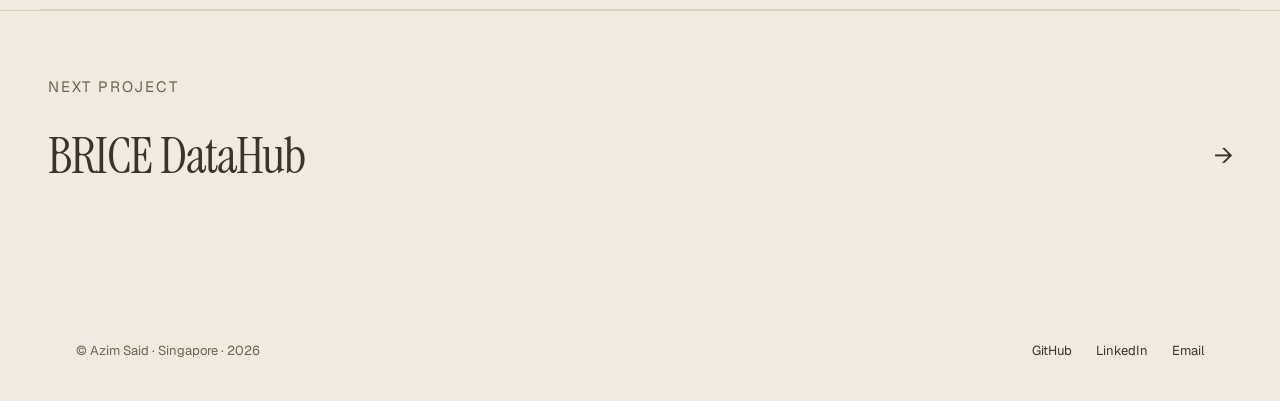
<file: work/project_churp.html>
<!DOCTYPE html>
<html lang="en">
<head>
  <meta charset="UTF-8" />
  <meta name="viewport" content="width=device-width, initial-scale=1.0" />
  <title>Churp — Azim Said</title>
  <link rel="stylesheet" href="../css/style.css" />
  <link rel="stylesheet" href="../css/case-study.css" />
  <link rel="preconnect" href="https://fonts.googleapis.com" />
  <link rel="preconnect" href="https://fonts.gstatic.com" crossorigin />
  <link href="https://fonts.googleapis.com/css2?family=Instrument+Serif:ital@0;1&family=Geist:wght@300;400;500;600&display=swap" rel="stylesheet" />
</head>
<body>

  <!-- NAV -->
  <div id="site-nav"></div>

  <!-- CASE STUDY HERO -->
  <header class="cs-hero">
    <div class="cs-back">
      <a href="../index.html#work">← Back to work</a>
    </div>
    <div class="cs-hero-meta">
      <span class="tag">Web Graphics</span>
      <span class="tag">UI Design</span>
    </div>
    <h1 class="cs-title">Churp</h1>
    <p class="cs-subtitle">
      A unified feedback platform that connects gardeners and managers through transparent issue tracking, fostering accountability and trust in community garden spaces.
    </p>
    <div class="cs-attrs">
      <div class="cs-attr">
        <div class="cs-attr-label">Role</div>
        <div class="cs-attr-value">Designer</div>
      </div>
      <div class="cs-attr">
        <div class="cs-attr-label">Timeline</div>
        <div class="cs-attr-value">6 months · Oct 2025 - Apr 2026</div>
      </div>
      <div class="cs-attr">
        <div class="cs-attr-label">Tools</div>
        <div class="cs-attr-value">Figma, Photoshop</div>
      </div>
      <div class="cs-attr">
        <div class="cs-attr-label">Status</div>
        <div class="cs-attr-value">Completed</div>
      </div>
    </div>
  </header>

  <!-- HERO IMAGE -->
  <div class="cs-cover">
    <img src="../images/churp_home.png" alt="Churp app screenshot" class="cs-cover-img">
  </div>

  <!-- CASE STUDY BODY -->
  <main class="cs-body">

    <!-- 01 OVERVIEW -->
    <section class="cs-section cs-fade">
      <div class="cs-section-label">01 — Overview</div>
      <div class="cs-section-content">
        <h2>What is this project?</h2>
        <p>
          The project aimed to create a website used by community managers of gardens and resident gardeners of a specific district of Singapore, Tengah. 
          Residents could apply for, manage their garden plot and view their application status, while managers could allocate garden plots and bookings accordingly.
        </p>
        <p>
          Supported by Tengah Community Innovation Taskforce (CIT) and Tengah Community Centre (CC).
        </p>
      </div>
    </section>

    <!-- 02 PROBLEM -->
    <section class="cs-section cs-fade">
      <div class="cs-section-label">02 — Problem</div>
      <div class="cs-section-content">
        <h2>What needed solving?</h2>
        <p>
          Processing of physical paperwork regarding garden plot application was tedious, inconsistent, and slow. 
          Community managers would need to sort through paperwork, applicants would wait in the dark, not knowing how long their application would take to approve or whether it was forgotten since it could take months.
        </p>
        <!-- <blockquote class="cs-quote">
          "After I go submit my application form to the PA HQ, it can take months so I will end up forgetting that I went to book in the first place."
          <cite>— Source / Context</cite>
        </blockquote> -->
        <p>
          Our goal was to design a transparent, accessible, reliable platform for both managers and residents to manage garden plots.
        </p>
      </div>
    </section>

    <!-- 03 RESEARCH -->
    <section class="cs-section cs-fade">
      <div class="cs-section-label">03 — Research & Discovery</div>
      <div class="cs-section-content">
        <h2>What was found</h2>
        <p>
          We wanted a style that was clean, professional and minimalistic similar to those found within government websites. 
          I looked into FormSG, RedeemSG, Armoury in particular to home in on that particular style.
        </p>

        <div class="cs-findings">
          <div class="cs-finding">
            <div class="cs-finding-num">01</div>
            <div>
              <strong>Minimalistic</strong>
              <p>Simple, consistent colours to match the overall aesthetic of the website for a cohesive experience.</p>
            </div>
          </div>
          <div class="cs-finding">
            <div class="cs-finding-num">02</div>
            <div>
              <strong>Readability</strong>
              <p>Readable graphics that users can understand within a glance.</p>
            </div>
          </div>
          <div class="cs-finding">
            <div class="cs-finding-num">03</div>
            <div>
              <strong>Emotion</strong>
              <p>Graphics should invoke an intended emotion for users to understand the message more strongly.</p>
            </div>
          </div>
        </div>
      </div>
    </section>

    <!-- FULL WIDTH IMAGE -->
    <div class="cs-img-full cs-fade">
      <img src="../images/research_artefact.png" alt="User research artefact">
      <p class="cs-img-caption">Graphic From RedeemSG invoking ease of use, happiness and spreading joy.</p>
    </div>

    <!-- 04 IDEATION -->
    <section class="cs-section cs-fade">
      <div class="cs-section-label">04 — Ideation</div>
      <div class="cs-section-content">
        <h2>What ideas were explored?</h2>
        <p>
          We initially needed graphics for 3 sections which I titled 'Managing Gardens', 'View Ballot Status', and 'Neighbour Gardening'.
          The 1st section was the most important since it was our hero image. It had to convey our purpose and personality succintly. 
        </p>
        <p>
          Initial exploration for that took me to drafting a garden scene with fences, grass on ground, and additional other details. 
          Further iterations removed many elements and added new ones such as children, phone in hand (representing the website), and the ballot box icon.
        </p>
         <p>
          The second section would feature a snippet of one of our website's functions, 'View Ballot Status', so it had to be the main focus. 
          To balance out the composition, a person on his phone along with an icon was added.
        </p>
         <p>
          The third section was our call to action where the centrepiece would have to be our website. I represented this as a phone with our logo (a bird) on it.
          People from different walks of life would be drawn to it, beckoning others to come over. A balancing element was the bird that flew an arc through the people, creating a "connection" both visually and thematically.
        </p>
      </div>
    </section>

    <!-- IMAGE GRID (wireframes / explorations) -->
    <div class="cs-img-grid cs-fade">
      <img src="../images/section1_draft.png" alt="Section 1 draft">
      <img src="../images/section1_draft2.png" alt="Section 1 draft 2">
      <img src="../images/section2_draft.png" alt="Section 2 draft">
      <img src="../images/section3_draft.png" alt="Section 3 draft">
    </div>
    <p class="cs-img-caption cs-fade">Early explorations shaped the design.</p>

    <!-- 05 DESIGN DECISIONS -->
    <section class="cs-section cs-fade">
      <div class="cs-section-label">05 — Design Decisions</div>
      <div class="cs-section-content">
        <h2>Why does it look and work this way?</h2>
        <p>
          All illustrations include at least 1 person. This is to establish the human connection that people naturally seek. 
          Users will feel more in touch the more 'human' the connection is - expressive facial expression, variety of characters for relatability.
        </p>
        <p>
          I kept designs as simple as possible because translating them into the final assets (.svg) would be much simpler. 
          Additionally, having complex shading or rendering would violate our intended style. 
        </p>
      </div>
    </section>

    <!-- ANNOTATED SCREENSHOT -->
    <!-- <div class="cs-img-annotated cs-fade">
      <div class="placeholder-img cs-annotated-img">
        <div class="placeholder-text">Annotated design screenshot</div>
      </div>
      <div class="cs-annotations">
        <div class="cs-annotation">
          <div class="cs-annotation-marker">A</div>
          <div>
            <strong>Decision label</strong>
            <p>Why you made this specific design choice. Connect it back to the problem or a finding.</p>
          </div>
        </div>
        <div class="cs-annotation">
          <div class="cs-annotation-marker">B</div>
          <div>
            <strong>Decision label</strong>
            <p>Why you made this specific design choice. What alternatives did you consider?</p>
          </div>
        </div>
        <div class="cs-annotation">
          <div class="cs-annotation-marker">C</div>
          <div>
            <strong>Decision label</strong>
            <p>Any technical constraint that influenced the design? This is your unique angle.</p>
          </div>
        </div>
      </div>
    </div> -->

    <!-- 06 FINAL DESIGN -->
    <section class="cs-section cs-fade">
      <div class="cs-section-label">06 — Final Design</div>
      <div class="cs-section-content">
        <h2>What shipped?</h2>
        <p>
          13 fully polished, minified SVGs ranging from large web assets, to icons, to sample user portraits.
        </p>
      </div>
    </section>

    <div class="cs-img-full cs-fade">
      <div class="placeholder-img" style="aspect-ratio: 16/9;">
        <img src="../images/churp_home.png" alt="Churp home screen">
      </div>
    </div>

    <div class="cs-img-grid cs-fade">
      <img src="../images/final_icons.png" alt="Final icons screen">
      <img src="../images/final_apply.png" alt="Final apply screen">
      <img src="../images/final_call.png" alt="Final call screen">
      <img src="../images/final_portraits.png" alt="Final portraits screen">
    </div>

    <!-- 07 BUILD NOTES -->
    <!-- <section class="cs-section cs-fade">
      <div class="cs-section-label">07 — Build Notes</div>
      <div class="cs-section-content">
        <h2>How was it built?</h2>
        <p>
          This is your unique section as a developer. Briefly describe the stack and
          any interesting technical decisions. Keep it light — this is a design portfolio,
          not a technical writeup — but it shows you can bridge both worlds.
        </p>
        <div class="cs-stack">
          <div class="cs-stack-item">
            <span class="cs-stack-label">Frontend</span>
            <span>React, Tailwind CSS</span>
          </div>
          <div class="cs-stack-item">
            <span class="cs-stack-label">Backend</span>
            <span>Node.js, Express</span>
          </div>
          <div class="cs-stack-item">
            <span class="cs-stack-label">Database</span>
            <span>PostgreSQL / Supabase</span>
          </div>
          <div class="cs-stack-item">
            <span class="cs-stack-label">Deployed on</span>
            <span>Vercel</span>
          </div>
        </div>
        <p>
          Mention any technical trade-off that affected the design — e.g. "I initially
          designed an infinite scroll but switched to pagination because of query performance."
          These notes show design-engineering awareness that's rare in pure designers.
        </p>
      </div>
    </section> -->

    <!-- 08 OUTCOME -->
    <section class="cs-section cs-fade">
      <div class="cs-section-label">07 — Outcome & Reflection</div>
      <div class="cs-section-content">
        <h2>What happened, and what did you learn?</h2>
        <p>
          Internally, the developers and the manager were pleased with the results. They had provided guidance and feedback along the way, ensuring the vision was maintained.
          I had learned and experience many things I had not done before. I had background in digital art, but not in web graphics development, so I had to learn how to do that in Figma. 
          I also found the process of ensuring my sketches fit that particular style challenging since its one I'm not used to.
        </p>
        <div class="cs-retro">
          <div class="cs-retro-col">
            <div class="cs-retro-label">What worked</div>
            <ul>
              <li>Initial drafts in Photoshop before moving onto Figma enabled freedom to explore various designs quickly</li>
              <li>Research into web assets and people's expectations of final results</li>
              <li>Making minor changes was quick since the assets in SVG are easily customisable</li>
            </ul>
          </div>
          <div class="cs-retro-col">
            <div class="cs-retro-label">What I'd change</div>
            <ul>
              <li>Experiment with colours in the early stages to ensure consistency</li>
            </ul>
          </div>
        </div>
      </div>
    </section>

  </main>

  <!-- NEXT PROJECT -->
  <div class="cs-next">
    <div class="cs-next-label">Next project</div>
    <a href="project_brice.html" class="cs-next-link">
      <span>BRICE DataHub</span>
      <span class="cs-next-arrow">→</span>
    </a>
  </div>

<!-- FOOTER -->
  <div id="site-footer"></div>

  <script src="../js/components.js"></script>
  <script src="../js/main.js"></script>
</body>
</html>
</file>
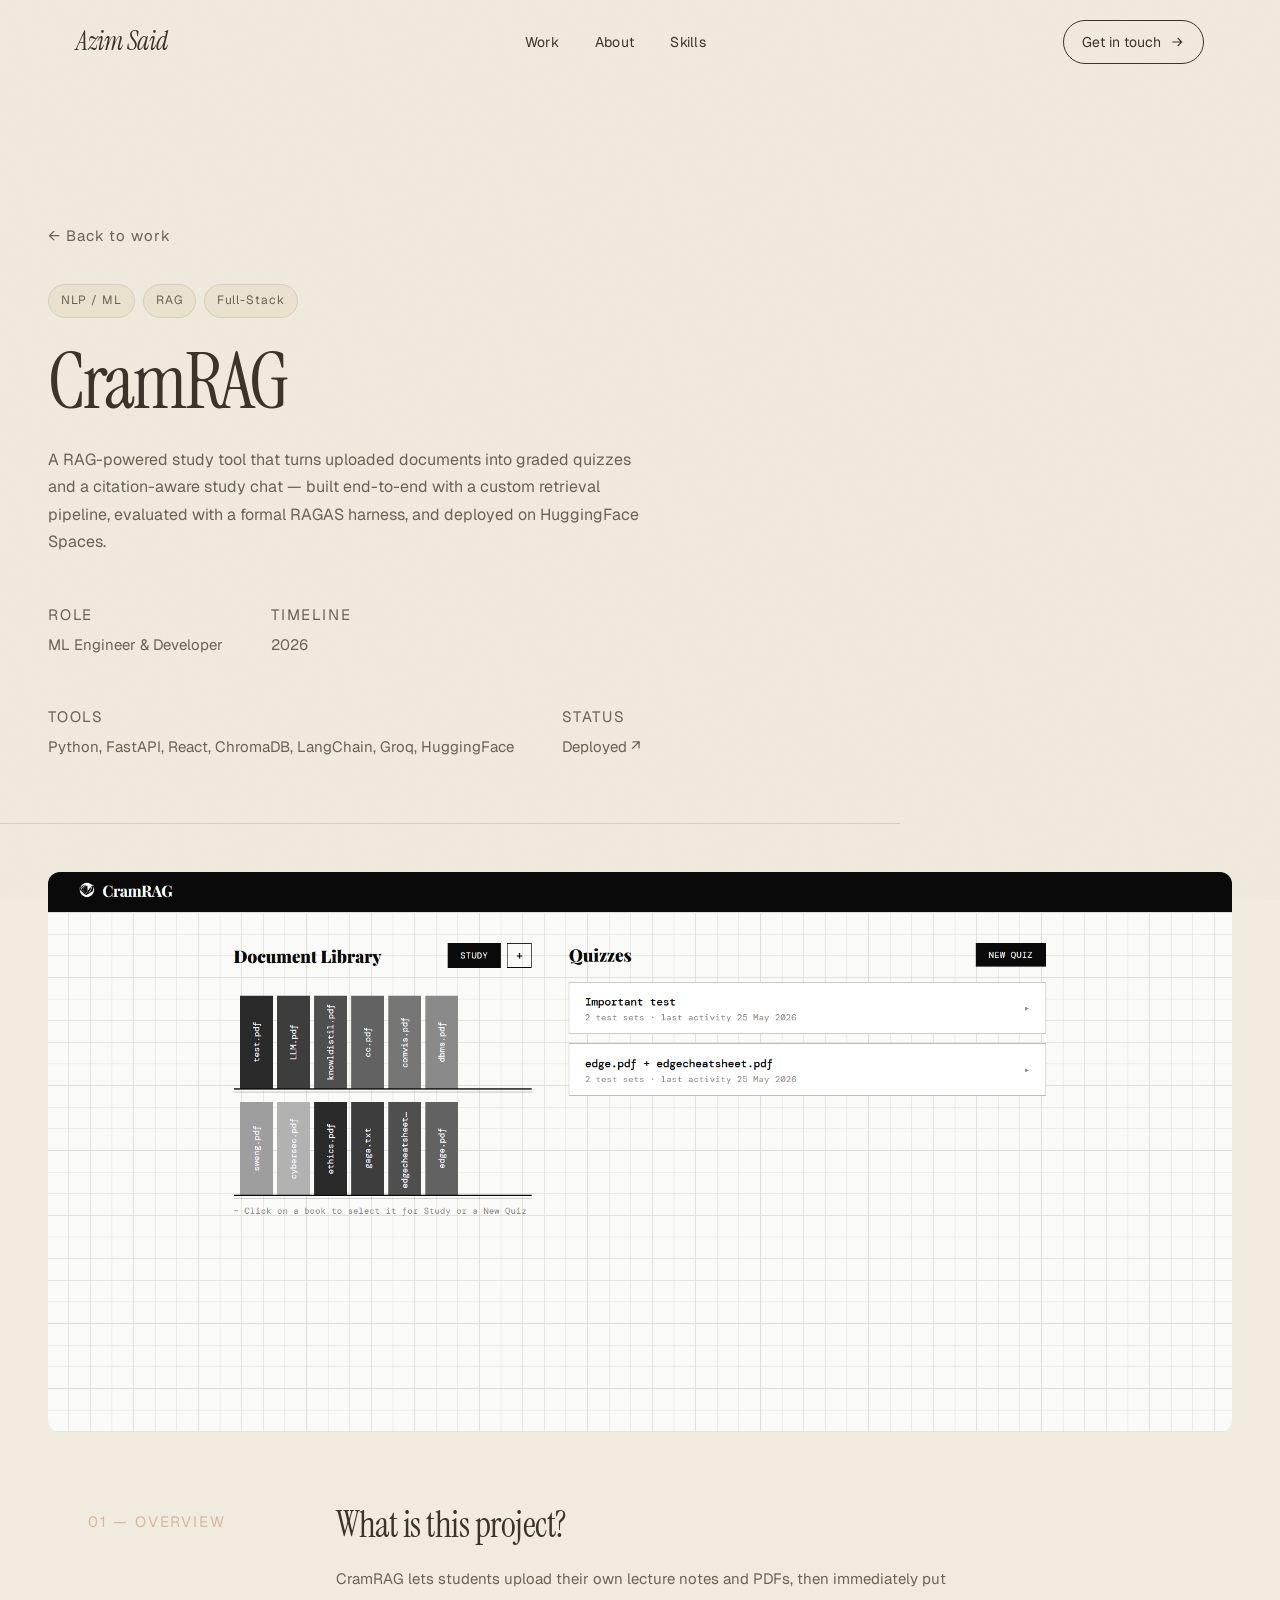
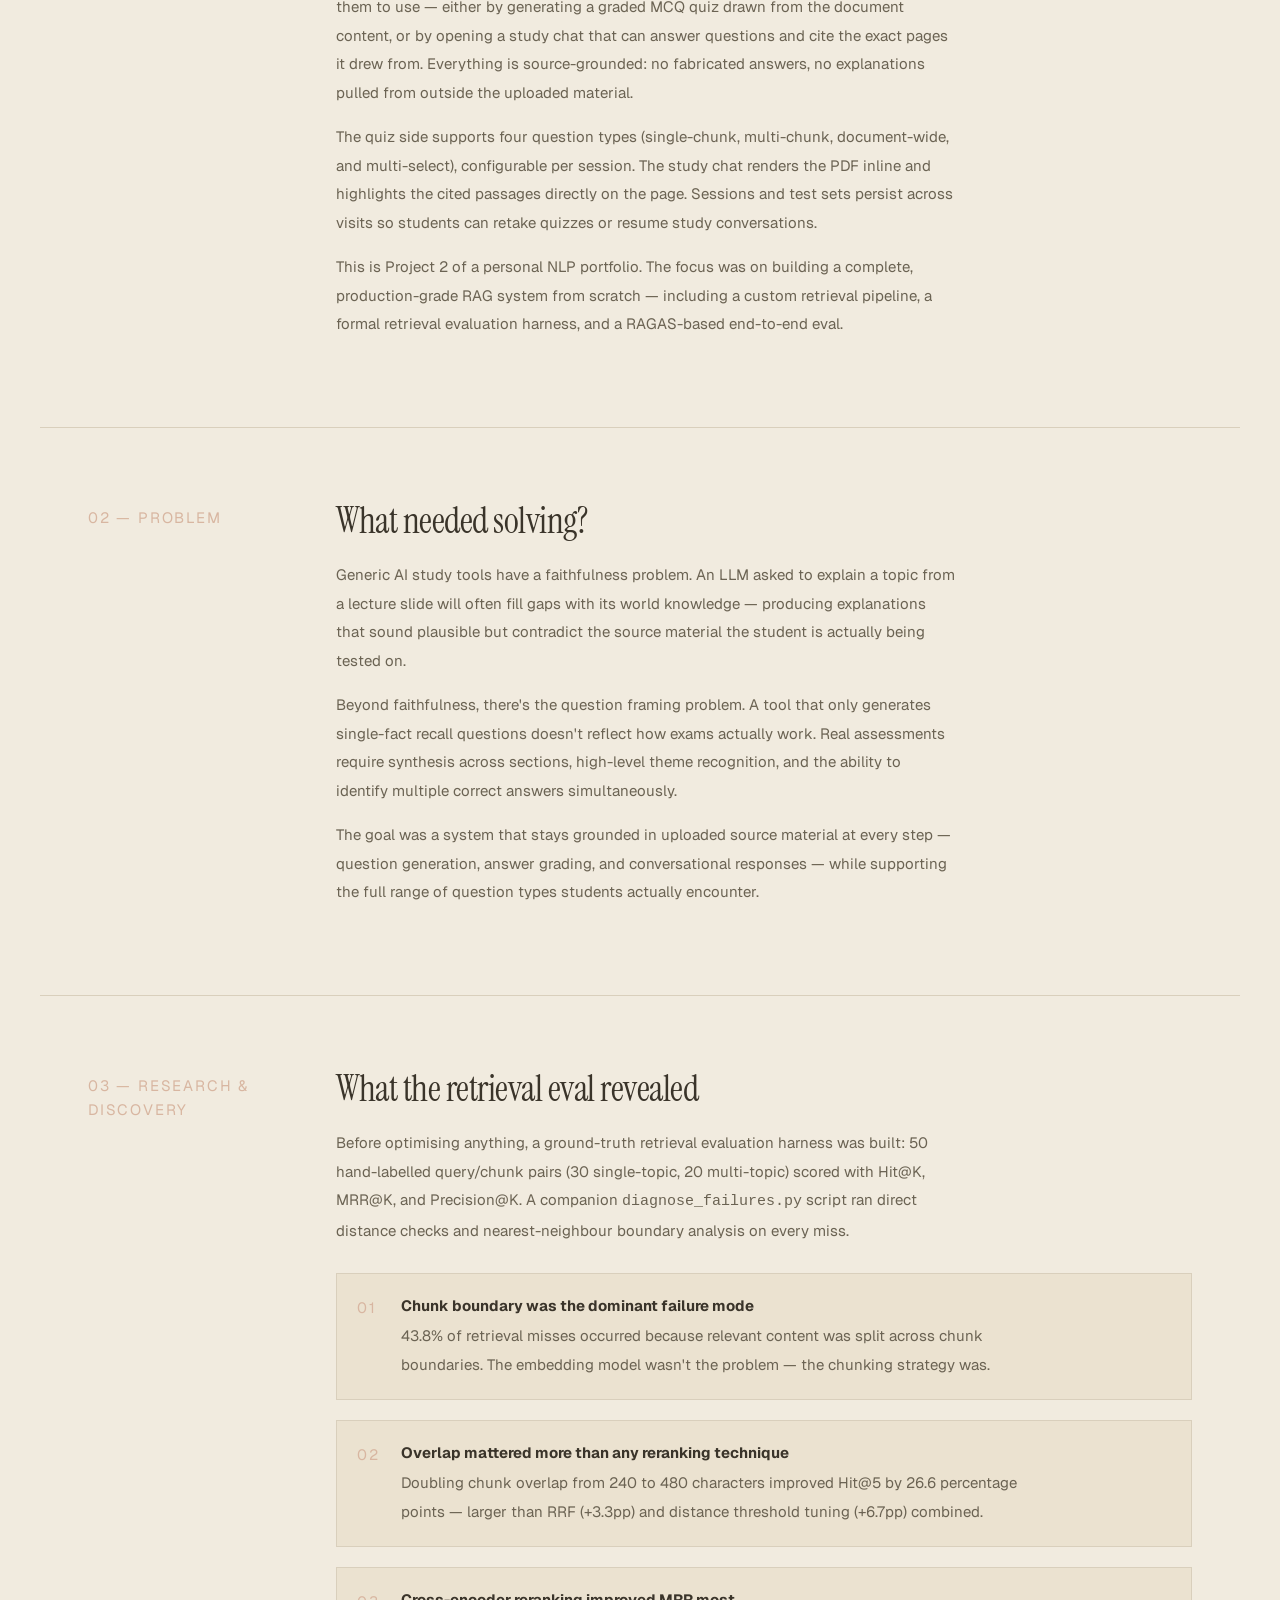
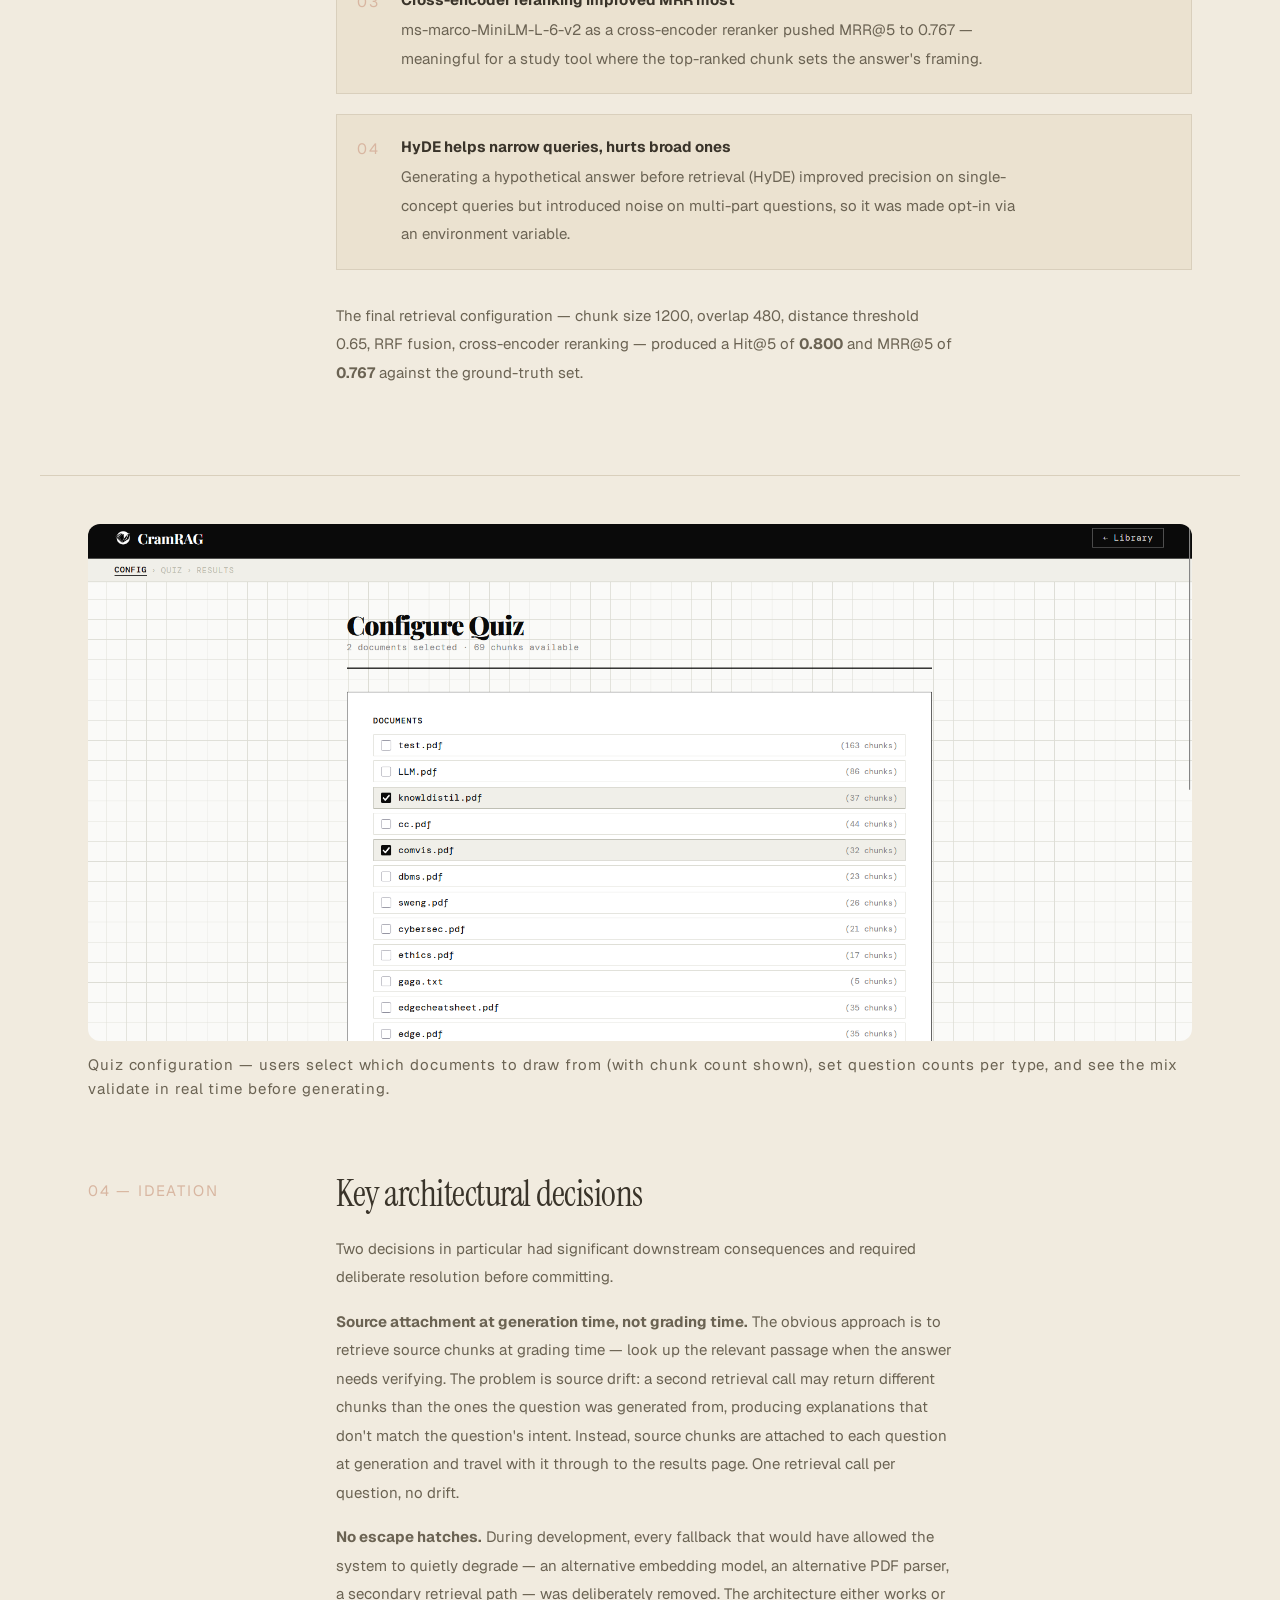
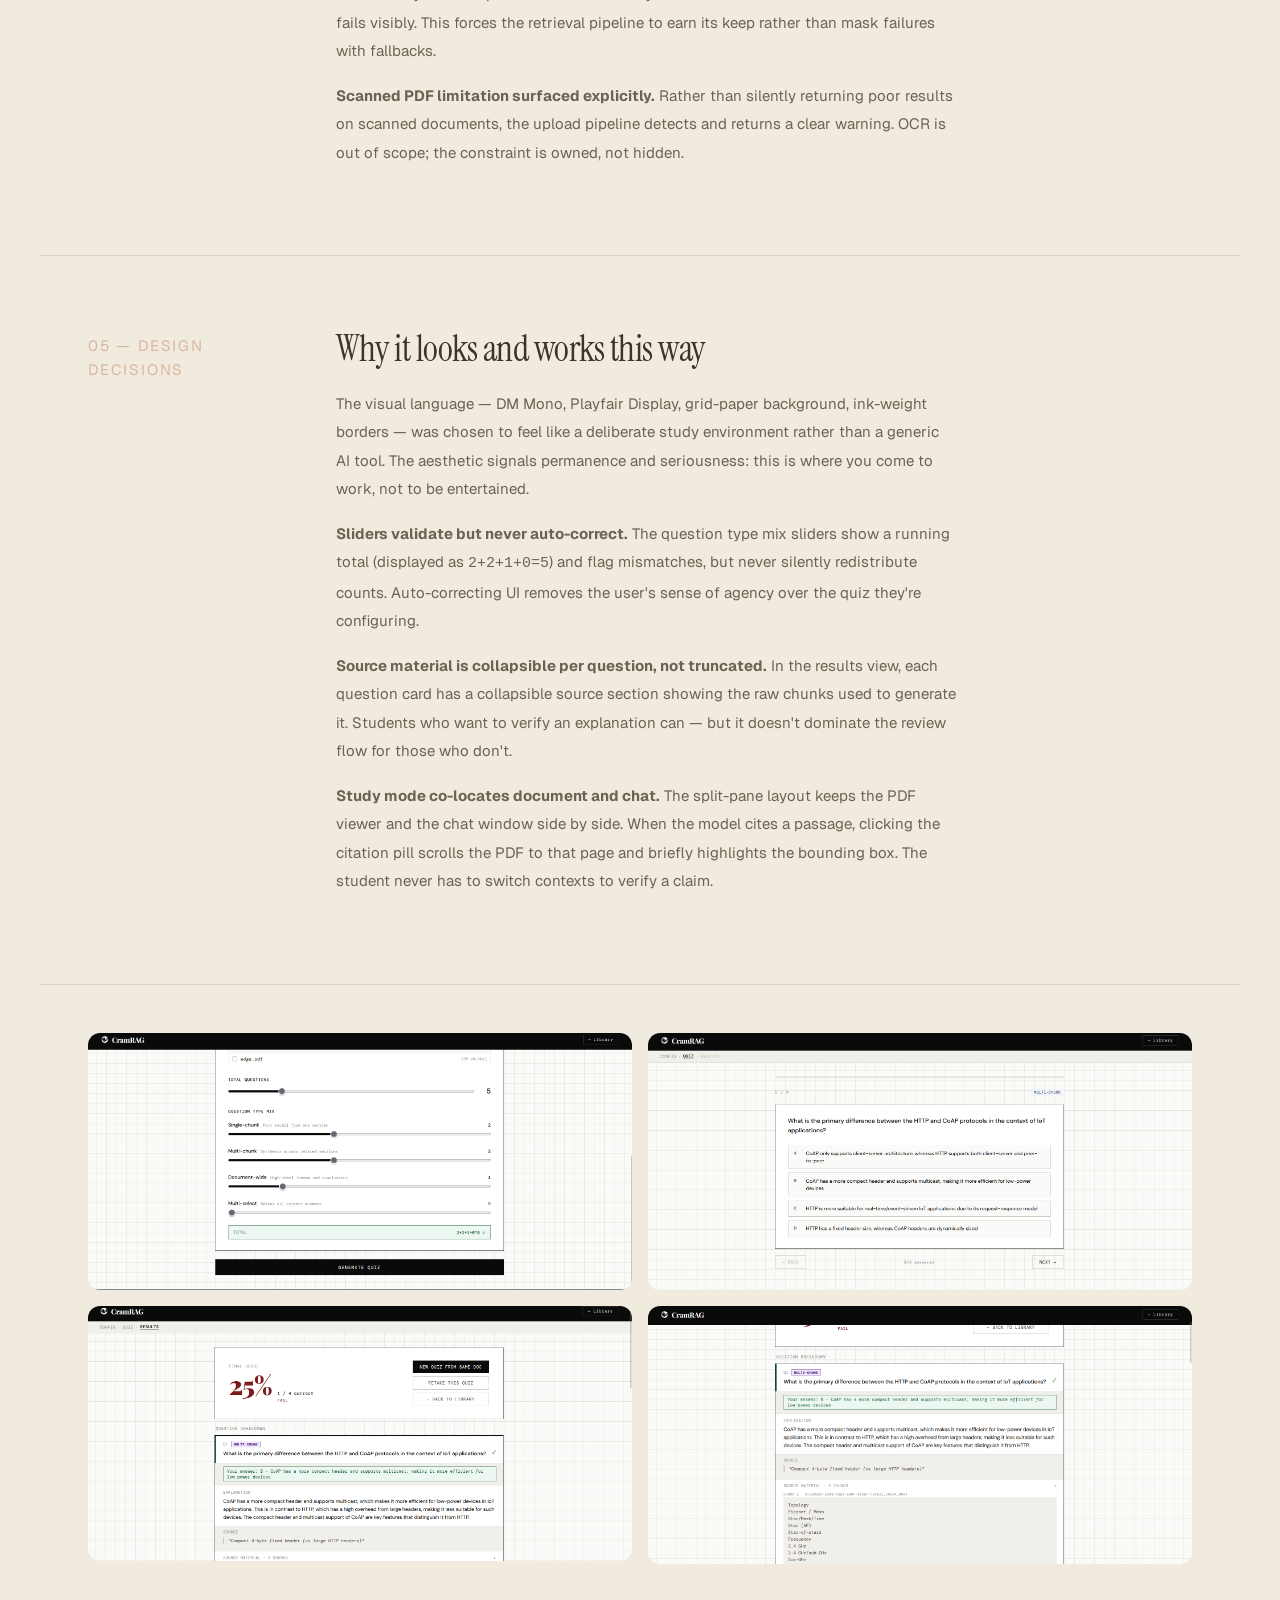
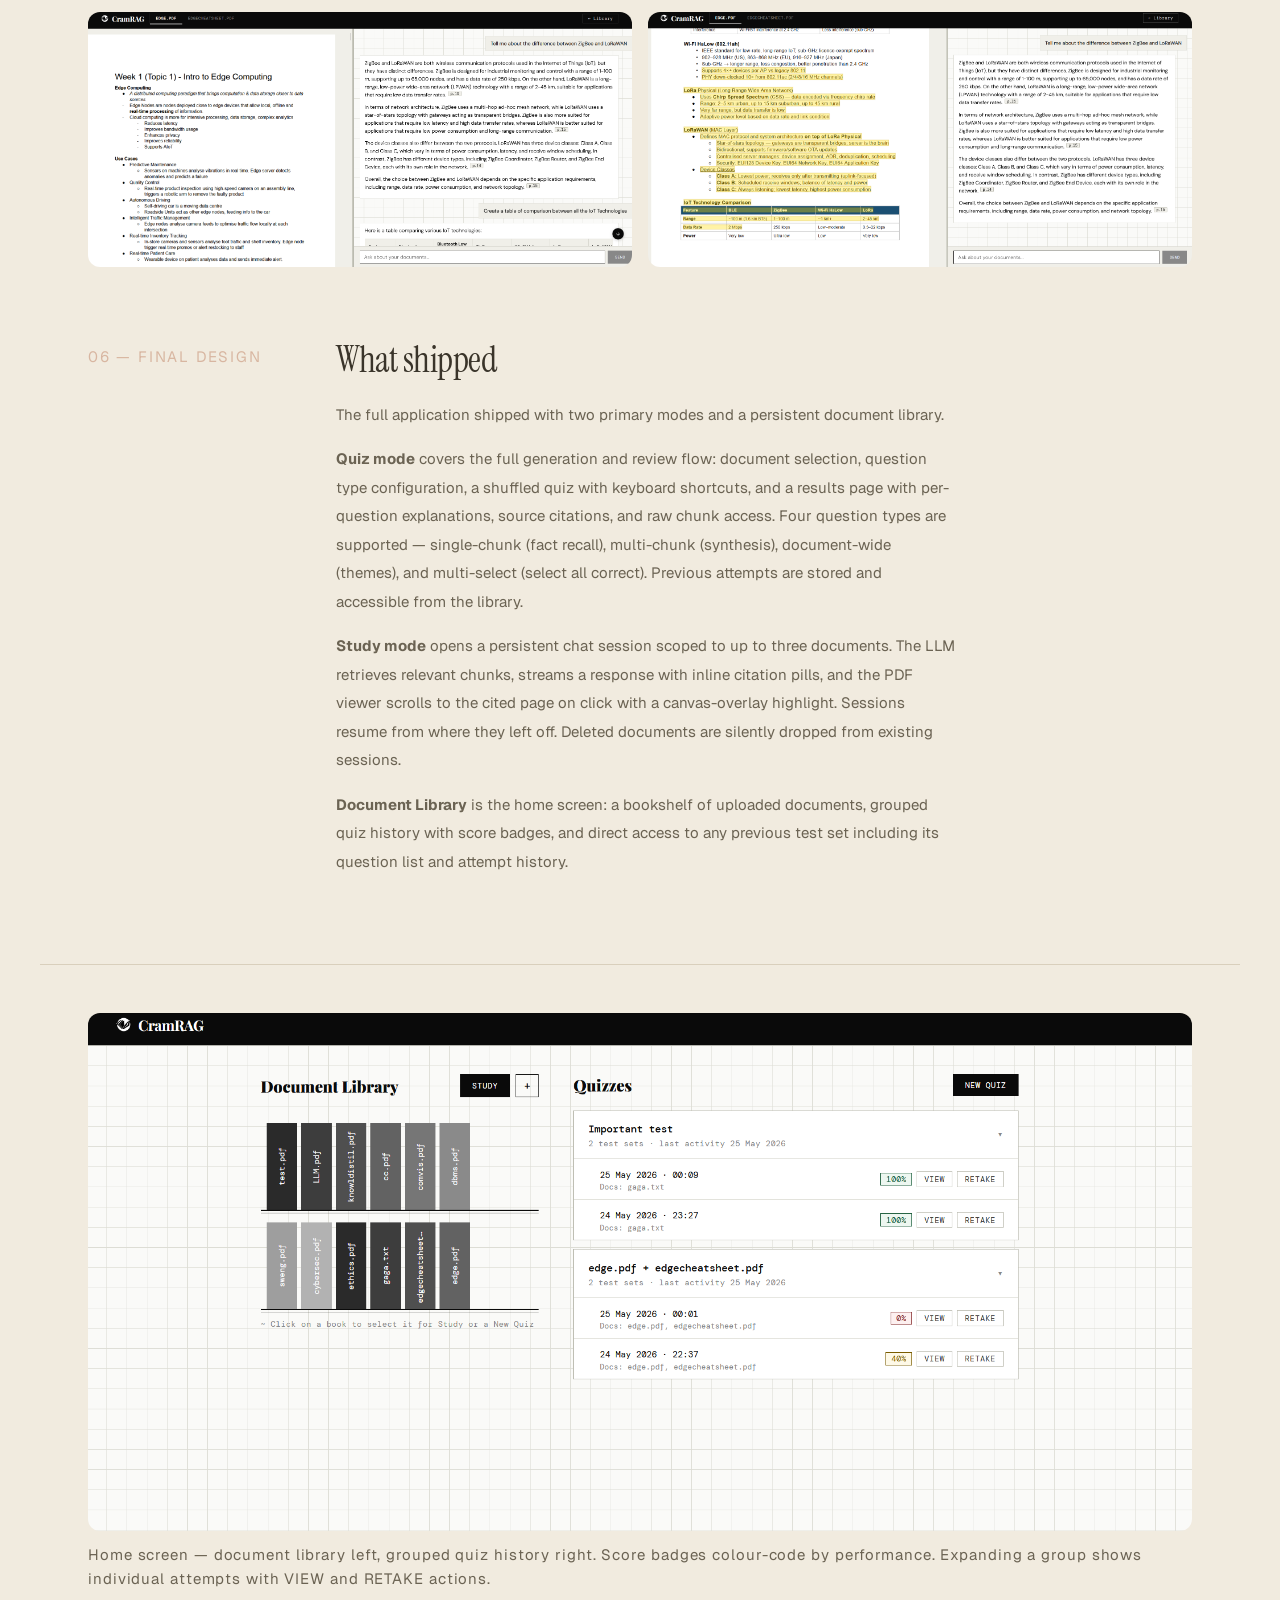
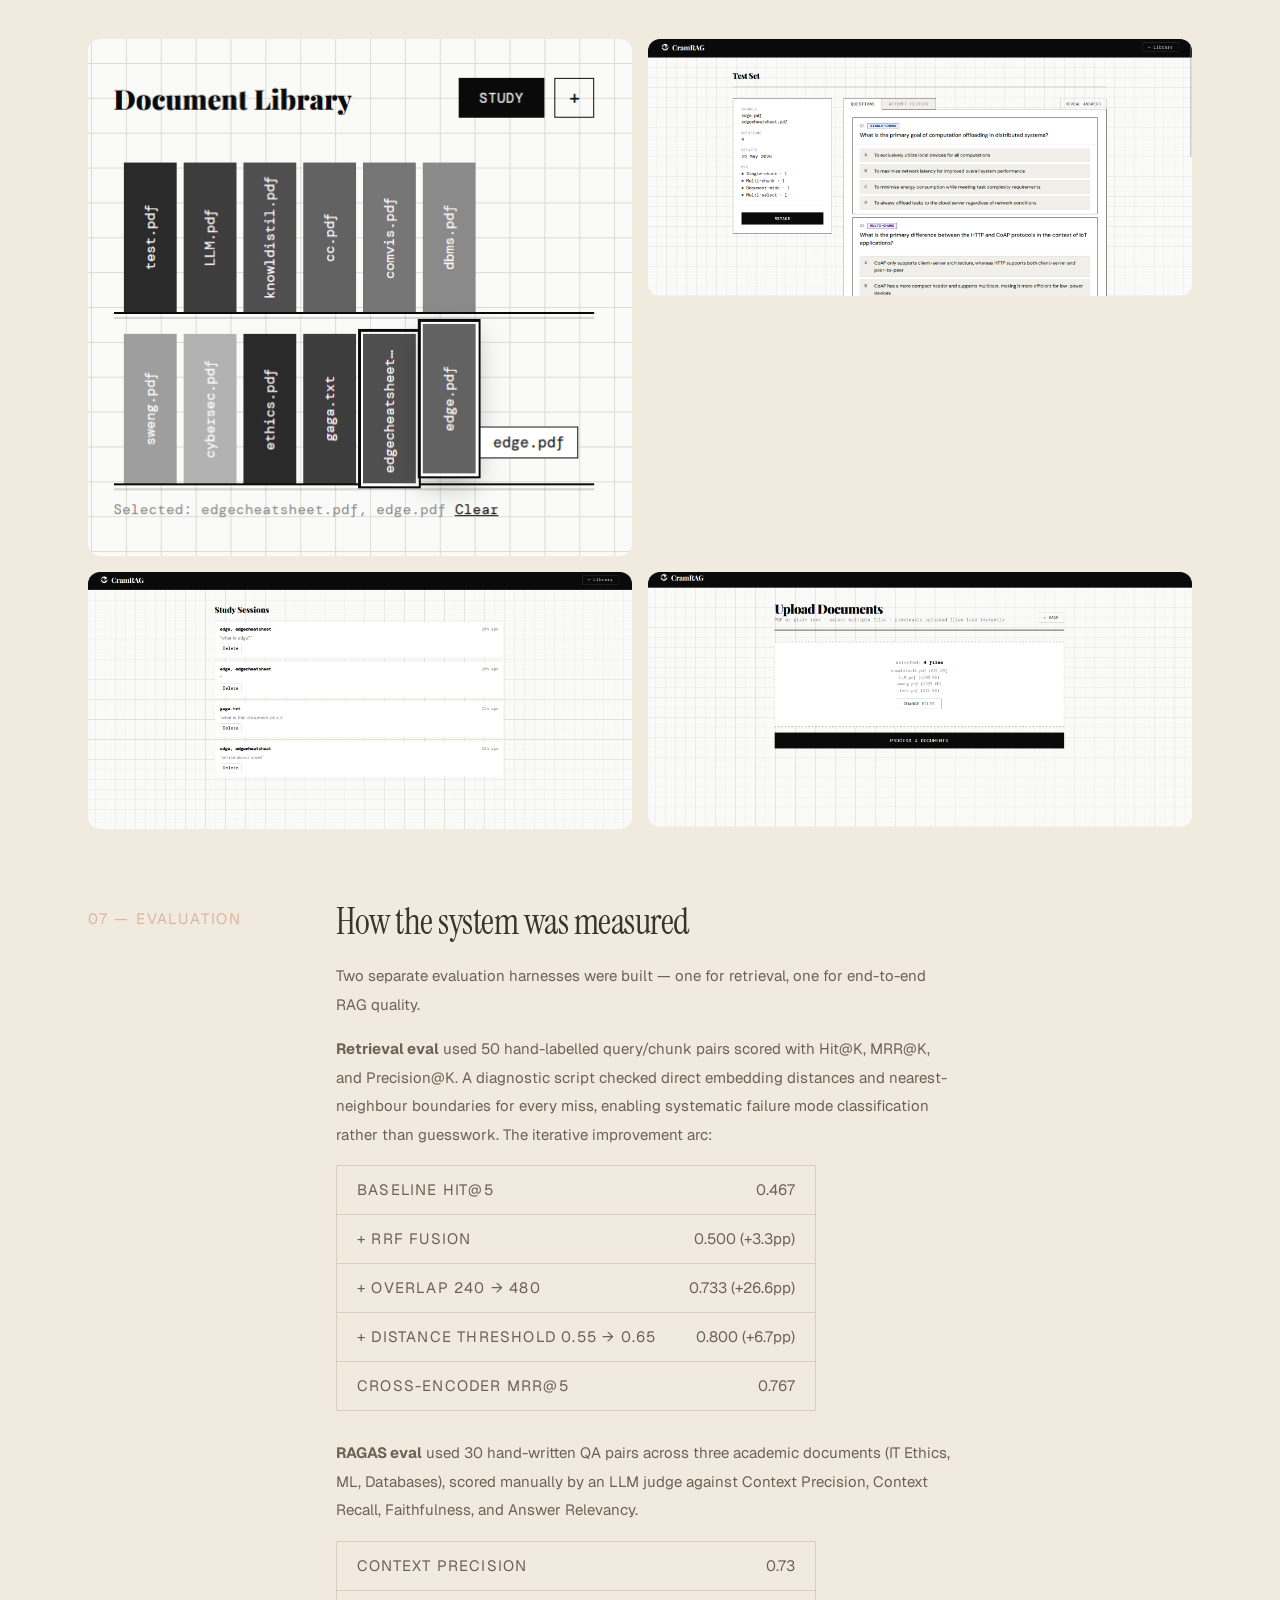
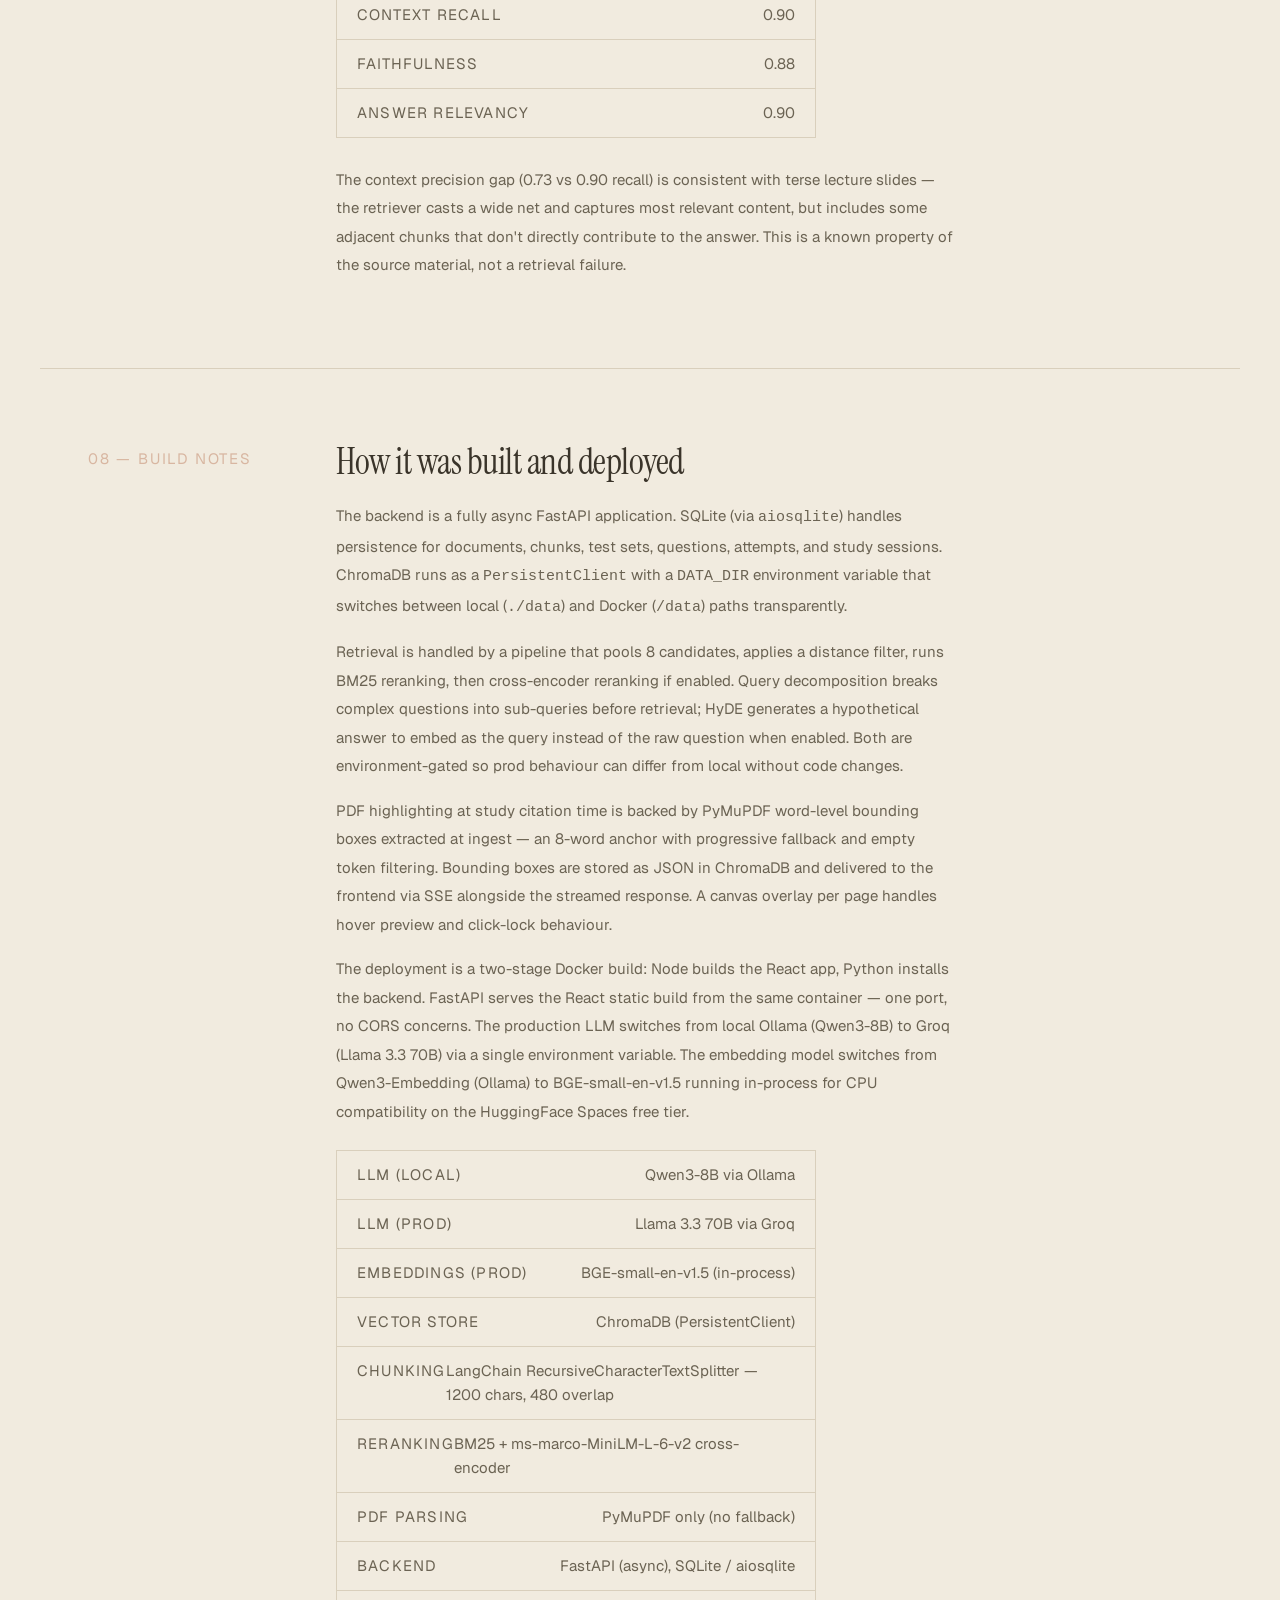
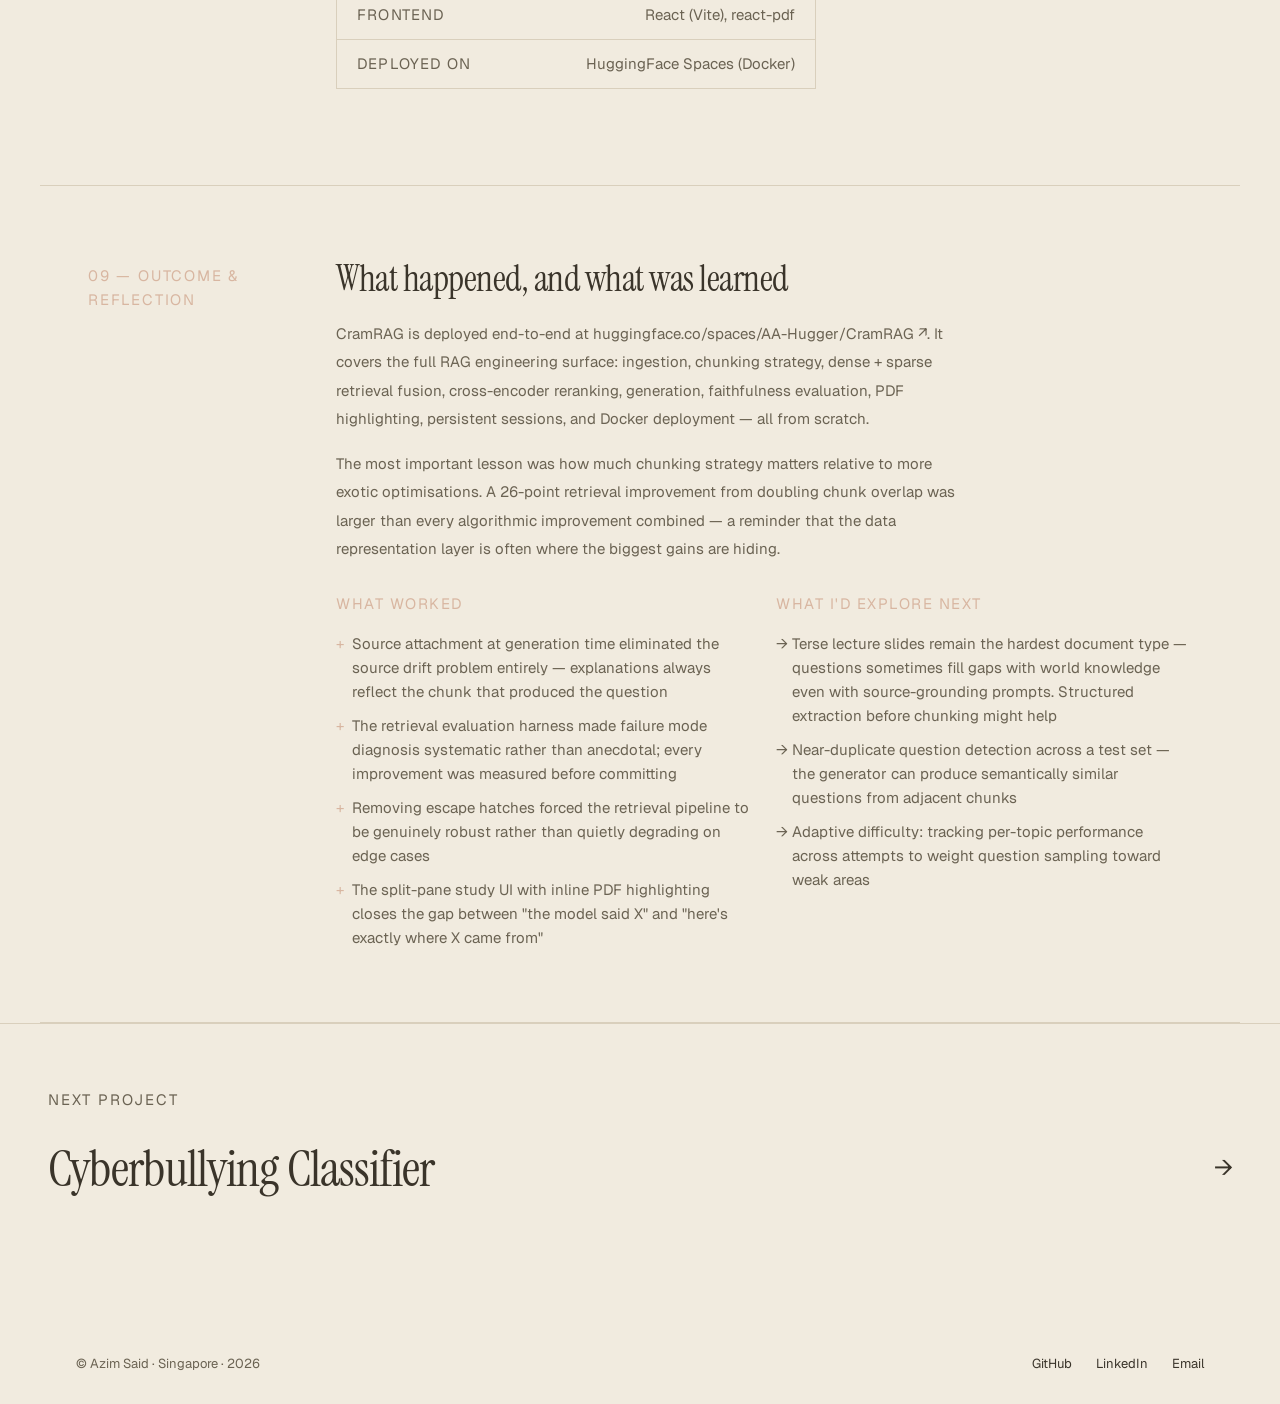
<file: work/project_cramrag.html>
<!DOCTYPE html>
<html lang="en">

<head>
  <meta charset="UTF-8" />
  <meta name="viewport" content="width=device-width, initial-scale=1.0" />
  <title>CramRAG — Azim Said</title>
  <link rel="stylesheet" href="../css/style.css" />
  <link rel="stylesheet" href="../css/case-study.css" />
  <link rel="preconnect" href="https://fonts.googleapis.com" />
  <link rel="preconnect" href="https://fonts.gstatic.com" crossorigin />
  <link
    href="https://fonts.googleapis.com/css2?family=Instrument+Serif:ital@0;1&family=Geist:wght@300;400;500;600&display=swap"
    rel="stylesheet" />
</head>

<body>

  <!-- NAV -->
  <div id="site-nav"></div>

  <!-- CASE STUDY HERO -->
  <header class="cs-hero">
    <div class="cs-back">
      <a href="../index.html#work">← Back to work</a>
    </div>
    <div class="cs-hero-meta">
      <span class="tag">NLP / ML</span>
      <span class="tag">RAG</span>
      <span class="tag">Full-Stack</span>
    </div>
    <h1 class="cs-title">CramRAG</h1>
    <p class="cs-subtitle">
      A RAG-powered study tool that turns uploaded documents into graded quizzes and a
      citation-aware study chat — built end-to-end with a custom retrieval pipeline,
      evaluated with a formal RAGAS harness, and deployed on HuggingFace Spaces.
    </p>
    <div class="cs-attrs">
      <div class="cs-attr">
        <div class="cs-attr-label">Role</div>
        <div class="cs-attr-value">ML Engineer & Developer</div>
      </div>
      <div class="cs-attr">
        <div class="cs-attr-label">Timeline</div>
        <div class="cs-attr-value">2026</div>
      </div>
      <div class="cs-attr">
        <div class="cs-attr-label">Tools</div>
        <div class="cs-attr-value">Python, FastAPI, React, ChromaDB, LangChain, Groq, HuggingFace</div>
      </div>
      <div class="cs-attr">
        <div class="cs-attr-label">Status</div>
        <div class="cs-attr-value"><a href="https://huggingface.co/spaces/AA-Hugger/CramRAG"
            target="_blank" style="color: var(--accent);">Deployed ↗</a></div>
      </div>
    </div>
  </header>

  <!-- HERO IMAGE -->
  <div class="cs-cover">
    <img src="../images/cramrag_home.png" alt="CramRAG home screen" class="cs-cover-img">
  </div>

  <!-- CASE STUDY BODY -->
  <main class="cs-body">

    <!-- 01 OVERVIEW -->
    <section class="cs-section cs-fade">
      <div class="cs-section-label">01 — Overview</div>
      <div class="cs-section-content">
        <h2>What is this project?</h2>
        <p>
          CramRAG lets students upload their own lecture notes and PDFs, then immediately put
          them to use — either by generating a graded MCQ quiz drawn from the document content,
          or by opening a study chat that can answer questions and cite the exact pages it drew
          from. Everything is source-grounded: no fabricated answers, no explanations pulled
          from outside the uploaded material.
        </p>
        <p>
          The quiz side supports four question types (single-chunk, multi-chunk, document-wide,
          and multi-select), configurable per session. The study chat renders the PDF inline and
          highlights the cited passages directly on the page. Sessions and test sets persist
          across visits so students can retake quizzes or resume study conversations.
        </p>
        <p>
          This is Project 2 of a personal NLP portfolio. The focus was on building a complete,
          production-grade RAG system from scratch — including a custom retrieval pipeline,
          a formal retrieval evaluation harness, and a RAGAS-based end-to-end eval.
        </p>
      </div>
    </section>

    <!-- 02 PROBLEM -->
    <section class="cs-section cs-fade">
      <div class="cs-section-label">02 — Problem</div>
      <div class="cs-section-content">
        <h2>What needed solving?</h2>
        <p>
          Generic AI study tools have a faithfulness problem. An LLM asked to explain a topic
          from a lecture slide will often fill gaps with its world knowledge — producing
          explanations that sound plausible but contradict the source material the student
          is actually being tested on.
        </p>
        <p>
          Beyond faithfulness, there's the question framing problem. A tool that only generates
          single-fact recall questions doesn't reflect how exams actually work. Real assessments
          require synthesis across sections, high-level theme recognition, and the ability to
          identify multiple correct answers simultaneously.
        </p>
        <p>
          The goal was a system that stays grounded in uploaded source material at every step —
          question generation, answer grading, and conversational responses — while supporting
          the full range of question types students actually encounter.
        </p>
      </div>
    </section>

    <!-- 03 RESEARCH & DISCOVERY -->
    <section class="cs-section cs-fade">
      <div class="cs-section-label">03 — Research & Discovery</div>
      <div class="cs-section-content">
        <h2>What the retrieval eval revealed</h2>
        <p>
          Before optimising anything, a ground-truth retrieval evaluation harness was built:
          50 hand-labelled query/chunk pairs (30 single-topic, 20 multi-topic) scored with
          Hit@K, MRR@K, and Precision@K. A companion <code>diagnose_failures.py</code> script
          ran direct distance checks and nearest-neighbour boundary analysis on every miss.
        </p>

        <div class="cs-findings">
          <div class="cs-finding">
            <div class="cs-finding-num">01</div>
            <div>
              <strong>Chunk boundary was the dominant failure mode</strong>
              <p>43.8% of retrieval misses occurred because relevant content was split across chunk
              boundaries. The embedding model wasn't the problem — the chunking strategy was.</p>
            </div>
          </div>
          <div class="cs-finding">
            <div class="cs-finding-num">02</div>
            <div>
              <strong>Overlap mattered more than any reranking technique</strong>
              <p>Doubling chunk overlap from 240 to 480 characters improved Hit@5 by 26.6 percentage points —
              larger than RRF (+3.3pp) and distance threshold tuning (+6.7pp) combined.</p>
            </div>
          </div>
          <div class="cs-finding">
            <div class="cs-finding-num">03</div>
            <div>
              <strong>Cross-encoder reranking improved MRR most</strong>
              <p>ms-marco-MiniLM-L-6-v2 as a cross-encoder reranker pushed MRR@5 to 0.767 — meaningful
              for a study tool where the top-ranked chunk sets the answer's framing.</p>
            </div>
          </div>
          <div class="cs-finding">
            <div class="cs-finding-num">04</div>
            <div>
              <strong>HyDE helps narrow queries, hurts broad ones</strong>
              <p>Generating a hypothetical answer before retrieval (HyDE) improved precision on
              single-concept queries but introduced noise on multi-part questions, so it was made
              opt-in via an environment variable.</p>
            </div>
          </div>
        </div>

        <p style="margin-top: 32px;">
          The final retrieval configuration — chunk size 1200, overlap 480, distance threshold 0.65,
          RRF fusion, cross-encoder reranking — produced a Hit@5 of <strong>0.800</strong> and
          MRR@5 of <strong>0.767</strong> against the ground-truth set.
        </p>
      </div>
    </section>

    <!-- FULL WIDTH IMAGE -->
    <div class="cs-img-full cs-fade">
      <img src="../images/cramrag_configurequiz.png" alt="CramRAG quiz configuration screen">
    </div>
    <p class="cs-img-caption cs-fade">Quiz configuration — users select which documents to draw from (with chunk count shown),
      set question counts per type, and see the mix validate in real time before generating.</p>

    <!-- 04 IDEATION -->
    <section class="cs-section cs-fade">
      <div class="cs-section-label">04 — Ideation</div>
      <div class="cs-section-content">
        <h2>Key architectural decisions</h2>
        <p>
          Two decisions in particular had significant downstream consequences and required
          deliberate resolution before committing.
        </p>
        <p>
          <strong>Source attachment at generation time, not grading time.</strong> The obvious
          approach is to retrieve source chunks at grading time — look up the relevant passage
          when the answer needs verifying. The problem is source drift: a second retrieval call
          may return different chunks than the ones the question was generated from, producing
          explanations that don't match the question's intent. Instead, source chunks are attached
          to each question at generation and travel with it through to the results page. One
          retrieval call per question, no drift.
        </p>
        <p>
          <strong>No escape hatches.</strong> During development, every fallback that would have
          allowed the system to quietly degrade — an alternative embedding model, an alternative
          PDF parser, a secondary retrieval path — was deliberately removed. The architecture
          either works or fails visibly. This forces the retrieval pipeline to earn its keep
          rather than mask failures with fallbacks.
        </p>
        <p>
          <strong>Scanned PDF limitation surfaced explicitly.</strong> Rather than silently
          returning poor results on scanned documents, the upload pipeline detects and returns
          a clear warning. OCR is out of scope; the constraint is owned, not hidden.
        </p>
      </div>
    </section>

    <!-- 05 DESIGN DECISIONS -->
    <section class="cs-section cs-fade">
      <div class="cs-section-label">05 — Design Decisions</div>
      <div class="cs-section-content">
        <h2>Why it looks and works this way</h2>
        <p>
          The visual language — DM Mono, Playfair Display, grid-paper background, ink-weight borders
          — was chosen to feel like a deliberate study environment rather than a generic AI tool.
          The aesthetic signals permanence and seriousness: this is where you come to work, not to
          be entertained.
        </p>
        <p>
          <strong>Sliders validate but never auto-correct.</strong> The question type mix sliders
          show a running total (displayed as <code>2+2+1+0=5</code>) and flag mismatches, but
          never silently redistribute counts. Auto-correcting UI removes the user's sense of
          agency over the quiz they're configuring.
        </p>
        <p>
          <strong>Source material is collapsible per question, not truncated.</strong> In the results
          view, each question card has a collapsible source section showing the raw chunks used to
          generate it. Students who want to verify an explanation can — but it doesn't dominate
          the review flow for those who don't.
        </p>
        <p>
          <strong>Study mode co-locates document and chat.</strong> The split-pane layout keeps the
          PDF viewer and the chat window side by side. When the model cites a passage, clicking the
          citation pill scrolls the PDF to that page and briefly highlights the bounding box. The
          student never has to switch contexts to verify a claim.
        </p>
      </div>
    </section>

    <!-- IMAGE GRID (quiz flow) -->
    <div class="cs-img-grid cs-fade">
      <img src="../images/cramrag_configurequiz2.png" alt="Question type selection">
      <img src="../images/cramrag_quiz.png" alt="Quiz question view">
      <img src="../images/cramrag_quizresult.png" alt="Quiz results overview">
      <img src="../images/cramrag_quizresult2.png" alt="Quiz explanation and source material">
    </div>

    <!-- IMAGE GRID (study mode) -->
    <div class="cs-img-grid cs-fade">
      <img src="../images/cramrag_studymode.png" alt="Study mode split pane">
      <img src="../images/cramrag_studycitation.png" alt="Study mode with highlighted citation">
    </div>

    <!-- 06 FINAL DESIGN -->
    <section class="cs-section cs-fade">
      <div class="cs-section-label">06 — Final Design</div>
      <div class="cs-section-content">
        <h2>What shipped</h2>
        <p>
          The full application shipped with two primary modes and a persistent document library.
        </p>
        <p>
          <strong>Quiz mode</strong> covers the full generation and review flow: document selection,
          question type configuration, a shuffled quiz with keyboard shortcuts, and a results page
          with per-question explanations, source citations, and raw chunk access. Four question types
          are supported — single-chunk (fact recall), multi-chunk (synthesis), document-wide
          (themes), and multi-select (select all correct). Previous attempts are stored and
          accessible from the library.
        </p>
        <p>
          <strong>Study mode</strong> opens a persistent chat session scoped to up to three documents.
          The LLM retrieves relevant chunks, streams a response with inline citation pills, and the
          PDF viewer scrolls to the cited page on click with a canvas-overlay highlight. Sessions
          resume from where they left off. Deleted documents are silently dropped from existing sessions.
        </p>
        <p>
          <strong>Document Library</strong> is the home screen: a bookshelf of uploaded documents,
          grouped quiz history with score badges, and direct access to any previous test set including
          its question list and attempt history.
        </p>
      </div>
    </section>

    <div class="cs-img-full cs-fade">
      <img src="../images/cramrag_homequizzes.png" alt="CramRAG home with quiz history">
    </div>
    <p class="cs-img-caption cs-fade">Home screen — document library left, grouped quiz history right. Score badges colour-code
      by performance. Expanding a group shows individual attempts with VIEW and RETAKE actions.</p>

    <div class="cs-img-grid cs-fade">
      <img src="../images/cramrag_homedocselect.png" alt="Document selection for study or quiz">
      <img src="../images/cramrag_viewtestset.png" alt="Test set detail page">
      <img src="../images/cramrag_studysessions.png" alt="Study sessions history page">
      <img src="../images/cramrag_upload.png" alt="Upload screen">
    </div>

    <!-- 07 EVALUATION -->
    <section class="cs-section cs-fade">
      <div class="cs-section-label">07 — Evaluation</div>
      <div class="cs-section-content">
        <h2>How the system was measured</h2>
        <p>
          Two separate evaluation harnesses were built — one for retrieval, one for end-to-end
          RAG quality.
        </p>
        <p>
          <strong>Retrieval eval</strong> used 50 hand-labelled query/chunk pairs scored with
          Hit@K, MRR@K, and Precision@K. A diagnostic script checked direct embedding distances
          and nearest-neighbour boundaries for every miss, enabling systematic failure mode
          classification rather than guesswork. The iterative improvement arc:
        </p>
        <div class="cs-stack" style="margin-top: 16px;">
          <div class="cs-stack-item">
            <span class="cs-stack-label">Baseline Hit@5</span>
            <span>0.467</span>
          </div>
          <div class="cs-stack-item">
            <span class="cs-stack-label">+ RRF fusion</span>
            <span>0.500 (+3.3pp)</span>
          </div>
          <div class="cs-stack-item">
            <span class="cs-stack-label">+ Overlap 240 → 480</span>
            <span>0.733 (+26.6pp)</span>
          </div>
          <div class="cs-stack-item">
            <span class="cs-stack-label">+ Distance threshold 0.55 → 0.65</span>
            <span>0.800 (+6.7pp)</span>
          </div>
          <div class="cs-stack-item">
            <span class="cs-stack-label">Cross-encoder MRR@5</span>
            <span>0.767</span>
          </div>
        </div>
        <p style="margin-top: 28px;">
          <strong>RAGAS eval</strong> used 30 hand-written QA pairs across three academic documents
          (IT Ethics, ML, Databases), scored manually by an LLM judge against Context Precision,
          Context Recall, Faithfulness, and Answer Relevancy.
        </p>
        <div class="cs-stack" style="margin-top: 16px;">
          <div class="cs-stack-item">
            <span class="cs-stack-label">Context Precision</span>
            <span>0.73</span>
          </div>
          <div class="cs-stack-item">
            <span class="cs-stack-label">Context Recall</span>
            <span>0.90</span>
          </div>
          <div class="cs-stack-item">
            <span class="cs-stack-label">Faithfulness</span>
            <span>0.88</span>
          </div>
          <div class="cs-stack-item">
            <span class="cs-stack-label">Answer Relevancy</span>
            <span>0.90</span>
          </div>
        </div>
        <p style="margin-top: 28px;">
          The context precision gap (0.73 vs 0.90 recall) is consistent with terse lecture slides —
          the retriever casts a wide net and captures most relevant content, but includes some
          adjacent chunks that don't directly contribute to the answer. This is a known property
          of the source material, not a retrieval failure.
        </p>
      </div>
    </section>

    <!-- 08 BUILD NOTES -->
    <section class="cs-section cs-fade">
      <div class="cs-section-label">08 — Build Notes</div>
      <div class="cs-section-content">
        <h2>How it was built and deployed</h2>
        <p>
          The backend is a fully async FastAPI application. SQLite (via <code>aiosqlite</code>)
          handles persistence for documents, chunks, test sets, questions, attempts, and study
          sessions. ChromaDB runs as a <code>PersistentClient</code> with a <code>DATA_DIR</code>
          environment variable that switches between local (<code>./data</code>) and Docker
          (<code>/data</code>) paths transparently.
        </p>
        <p>
          Retrieval is handled by a pipeline that pools 8 candidates, applies a distance filter,
          runs BM25 reranking, then cross-encoder reranking if enabled. Query decomposition
          breaks complex questions into sub-queries before retrieval; HyDE generates a hypothetical
          answer to embed as the query instead of the raw question when enabled. Both are
          environment-gated so prod behaviour can differ from local without code changes.
        </p>
        <p>
          PDF highlighting at study citation time is backed by PyMuPDF word-level bounding boxes
          extracted at ingest — an 8-word anchor with progressive fallback and empty token
          filtering. Bounding boxes are stored as JSON in ChromaDB and delivered to the frontend
          via SSE alongside the streamed response. A canvas overlay per page handles hover
          preview and click-lock behaviour.
        </p>
        <p>
          The deployment is a two-stage Docker build: Node builds the React app, Python installs
          the backend. FastAPI serves the React static build from the same container — one port,
          no CORS concerns. The production LLM switches from local Ollama (Qwen3-8B) to Groq
          (Llama 3.3 70B) via a single environment variable. The embedding model switches from
          Qwen3-Embedding (Ollama) to BGE-small-en-v1.5 running in-process for CPU compatibility
          on the HuggingFace Spaces free tier.
        </p>
        <div class="cs-stack">
          <div class="cs-stack-item">
            <span class="cs-stack-label">LLM (local)</span>
            <span>Qwen3-8B via Ollama</span>
          </div>
          <div class="cs-stack-item">
            <span class="cs-stack-label">LLM (prod)</span>
            <span>Llama 3.3 70B via Groq</span>
          </div>
          <div class="cs-stack-item">
            <span class="cs-stack-label">Embeddings (prod)</span>
            <span>BGE-small-en-v1.5 (in-process)</span>
          </div>
          <div class="cs-stack-item">
            <span class="cs-stack-label">Vector Store</span>
            <span>ChromaDB (PersistentClient)</span>
          </div>
          <div class="cs-stack-item">
            <span class="cs-stack-label">Chunking</span>
            <span>LangChain RecursiveCharacterTextSplitter — 1200 chars, 480 overlap</span>
          </div>
          <div class="cs-stack-item">
            <span class="cs-stack-label">Reranking</span>
            <span>BM25 + ms-marco-MiniLM-L-6-v2 cross-encoder</span>
          </div>
          <div class="cs-stack-item">
            <span class="cs-stack-label">PDF parsing</span>
            <span>PyMuPDF only (no fallback)</span>
          </div>
          <div class="cs-stack-item">
            <span class="cs-stack-label">Backend</span>
            <span>FastAPI (async), SQLite / aiosqlite</span>
          </div>
          <div class="cs-stack-item">
            <span class="cs-stack-label">Frontend</span>
            <span>React (Vite), react-pdf</span>
          </div>
          <div class="cs-stack-item">
            <span class="cs-stack-label">Deployed on</span>
            <span>HuggingFace Spaces (Docker)</span>
          </div>
        </div>
      </div>
    </section>

    <!-- 09 OUTCOME -->
    <section class="cs-section cs-fade">
      <div class="cs-section-label">09 — Outcome & Reflection</div>
      <div class="cs-section-content">
        <h2>What happened, and what was learned</h2>
        <p>
          CramRAG is deployed end-to-end at
          <a href="https://huggingface.co/spaces/AA-Hugger/CramRAG" target="_blank"
            style="color: var(--accent);">huggingface.co/spaces/AA-Hugger/CramRAG ↗</a>.
          It covers the full RAG engineering surface: ingestion, chunking strategy, dense +
          sparse retrieval fusion, cross-encoder reranking, generation, faithfulness evaluation,
          PDF highlighting, persistent sessions, and Docker deployment — all from scratch.
        </p>
        <p>
          The most important lesson was how much chunking strategy matters relative to
          more exotic optimisations. A 26-point retrieval improvement from doubling chunk
          overlap was larger than every algorithmic improvement combined — a reminder that
          the data representation layer is often where the biggest gains are hiding.
        </p>
        <div class="cs-retro">
          <div class="cs-retro-col">
            <div class="cs-retro-label">What worked</div>
            <ul>
              <li>Source attachment at generation time eliminated the source drift problem entirely —
                explanations always reflect the chunk that produced the question</li>
              <li>The retrieval evaluation harness made failure mode diagnosis systematic rather than
                anecdotal; every improvement was measured before committing</li>
              <li>Removing escape hatches forced the retrieval pipeline to be genuinely robust rather
                than quietly degrading on edge cases</li>
              <li>The split-pane study UI with inline PDF highlighting closes the gap between
                "the model said X" and "here's exactly where X came from"</li>
            </ul>
          </div>
          <div class="cs-retro-col">
            <div class="cs-retro-label">What I'd explore next</div>
            <ul>
              <li>Terse lecture slides remain the hardest document type — questions sometimes
                fill gaps with world knowledge even with source-grounding prompts. Structured
                extraction before chunking might help</li>
              <li>Near-duplicate question detection across a test set — the generator can produce
                semantically similar questions from adjacent chunks</li>
              <li>Adaptive difficulty: tracking per-topic performance across attempts to weight
                question sampling toward weak areas</li>
            </ul>
          </div>
        </div>
      </div>
    </section>

  </main>

  <!-- NEXT PROJECT -->
  <div class="cs-next">
    <div class="cs-next-label">Next project</div>
    <a href="project_cybully.html" class="cs-next-link">
      <span>Cyberbullying Classifier</span>
      <span class="cs-next-arrow">→</span>
    </a>
  </div>

  <!-- FOOTER -->
  <div id="site-footer"></div>

  <script src="../js/components.js"></script>
  <script src="../js/main.js"></script>
</body>

</html>
</file>
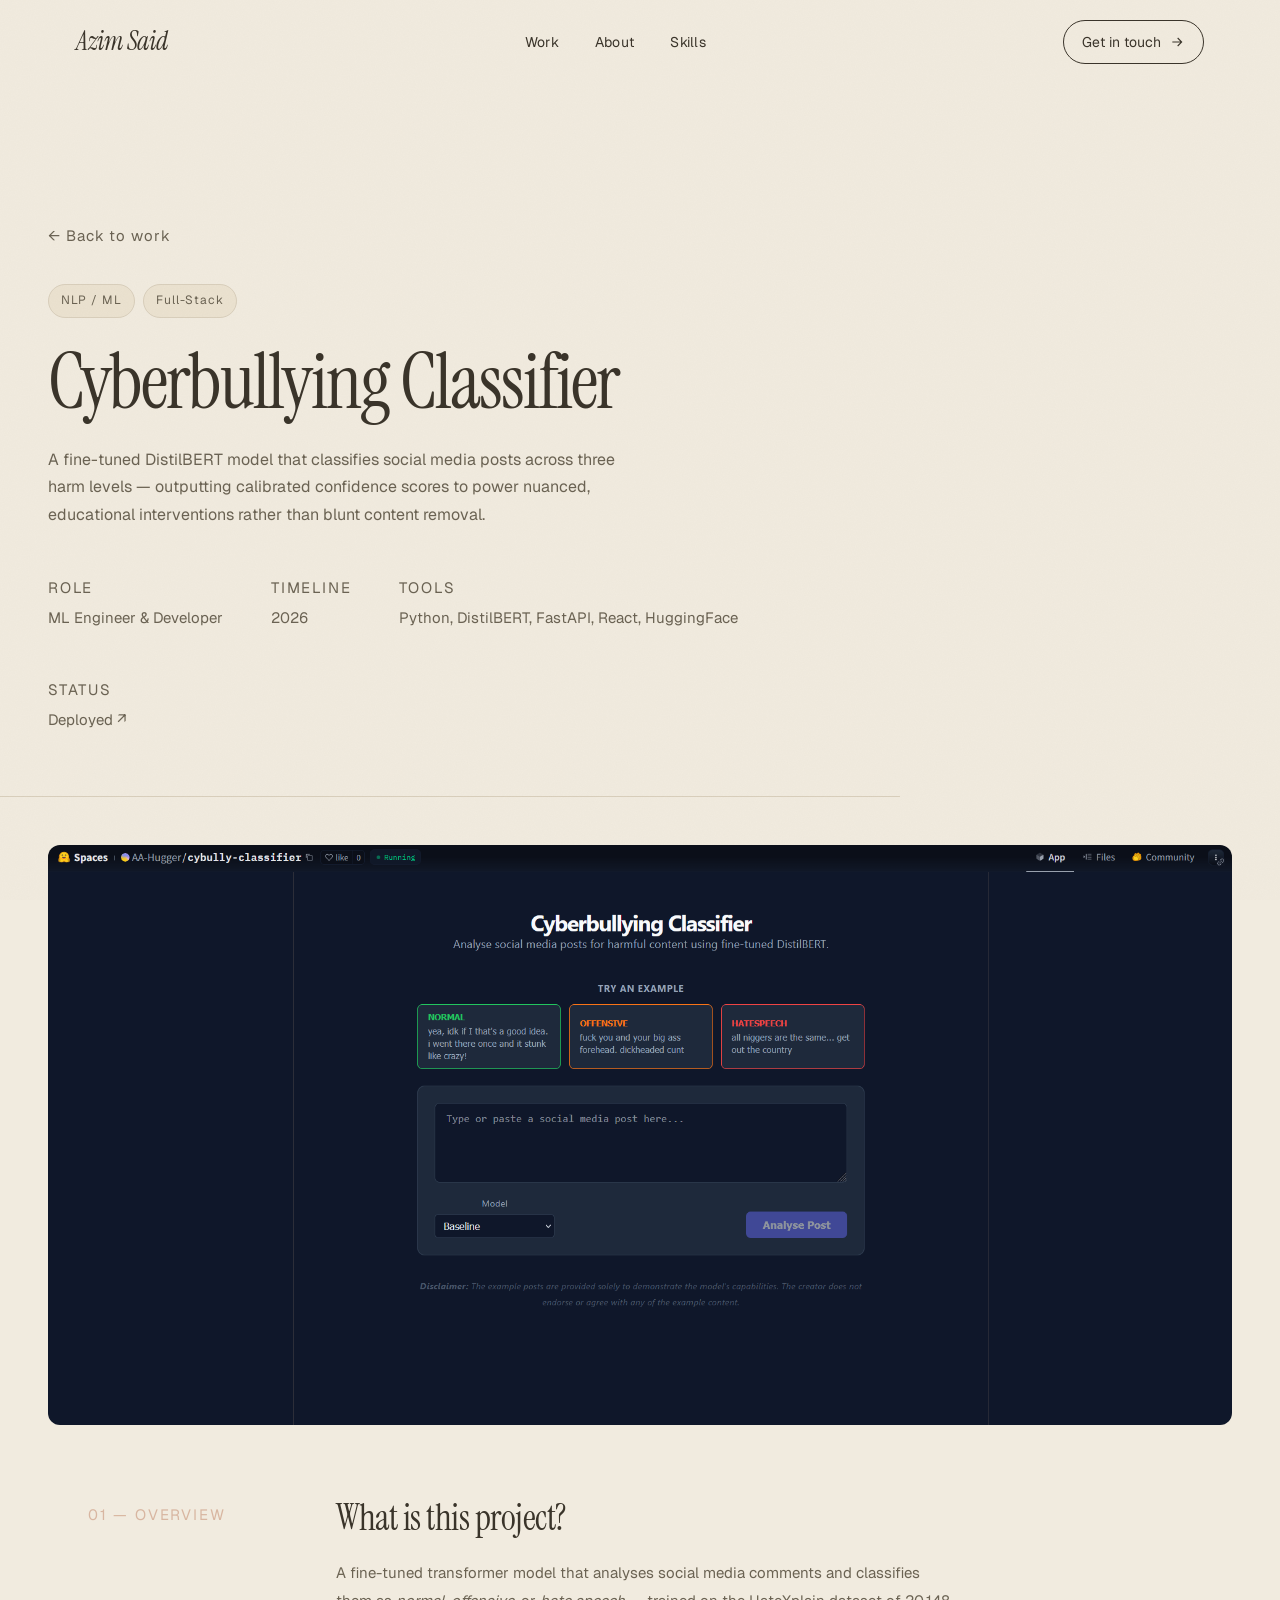
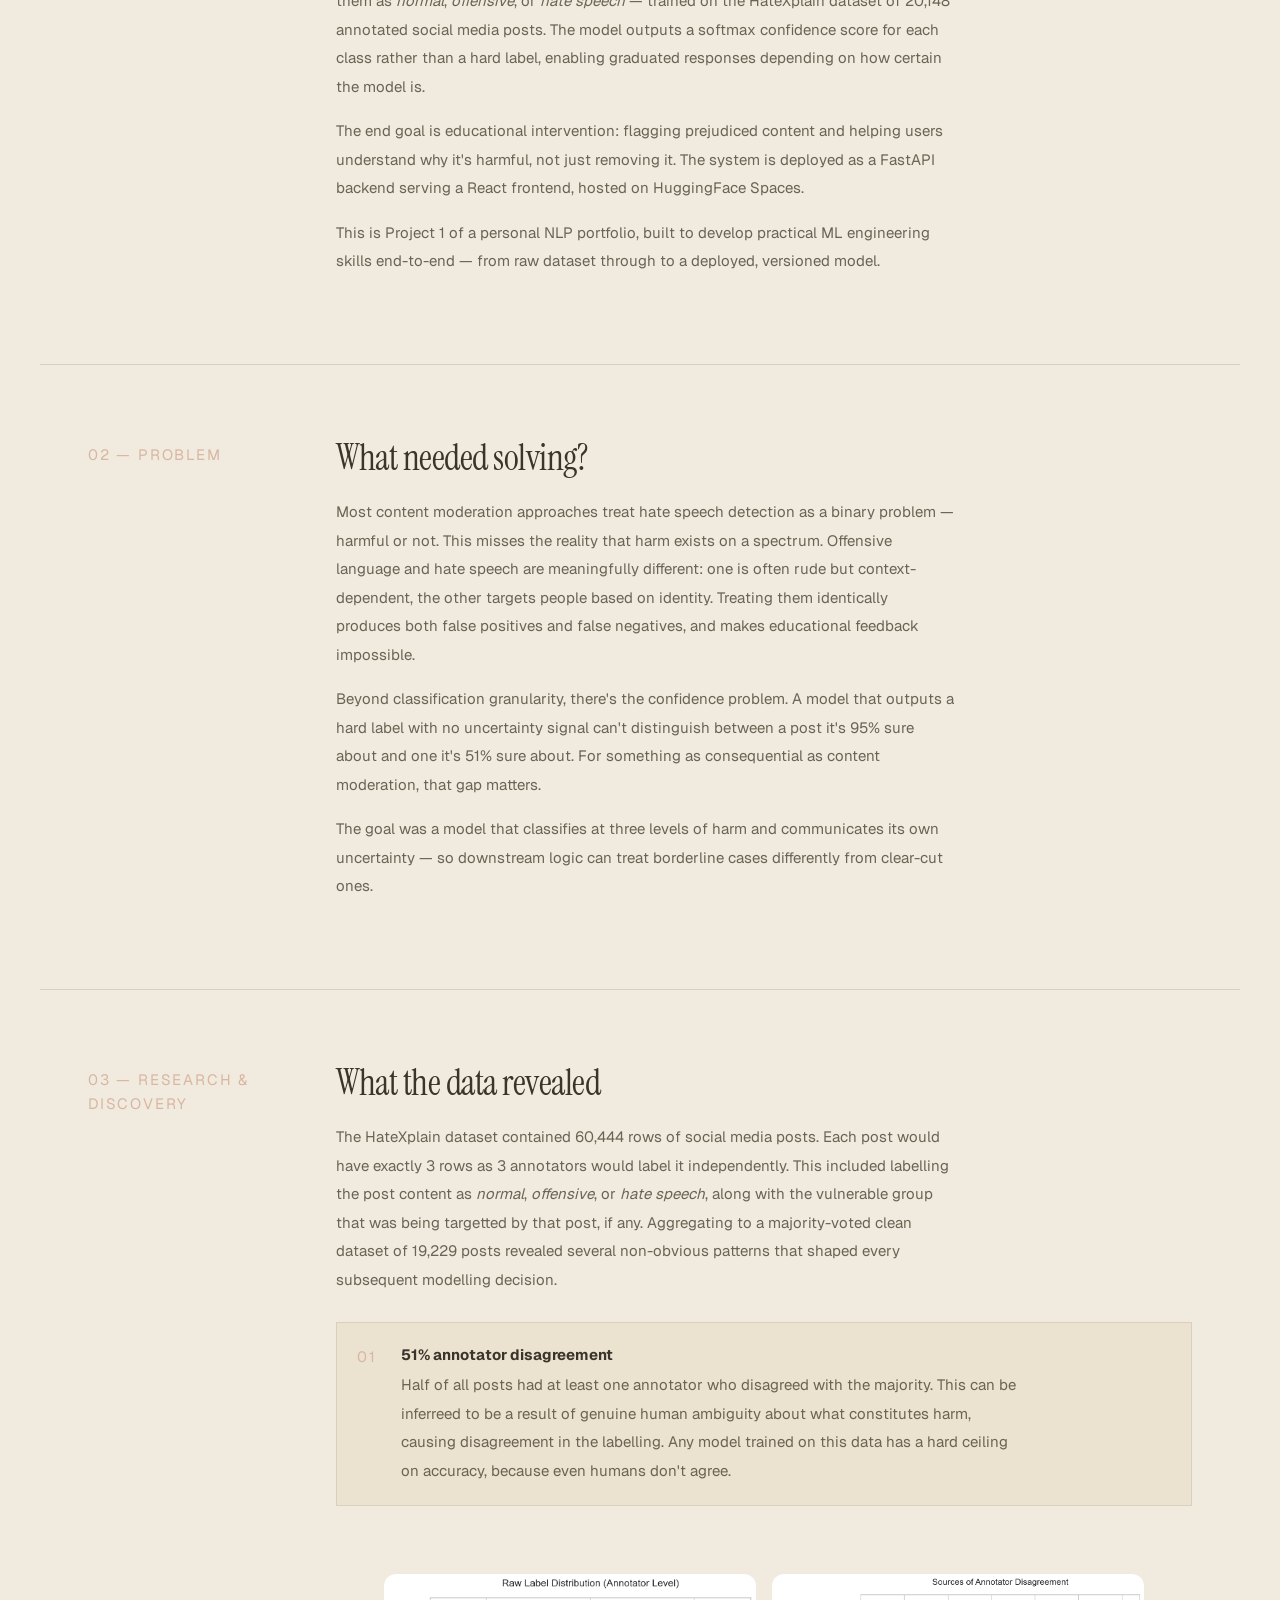
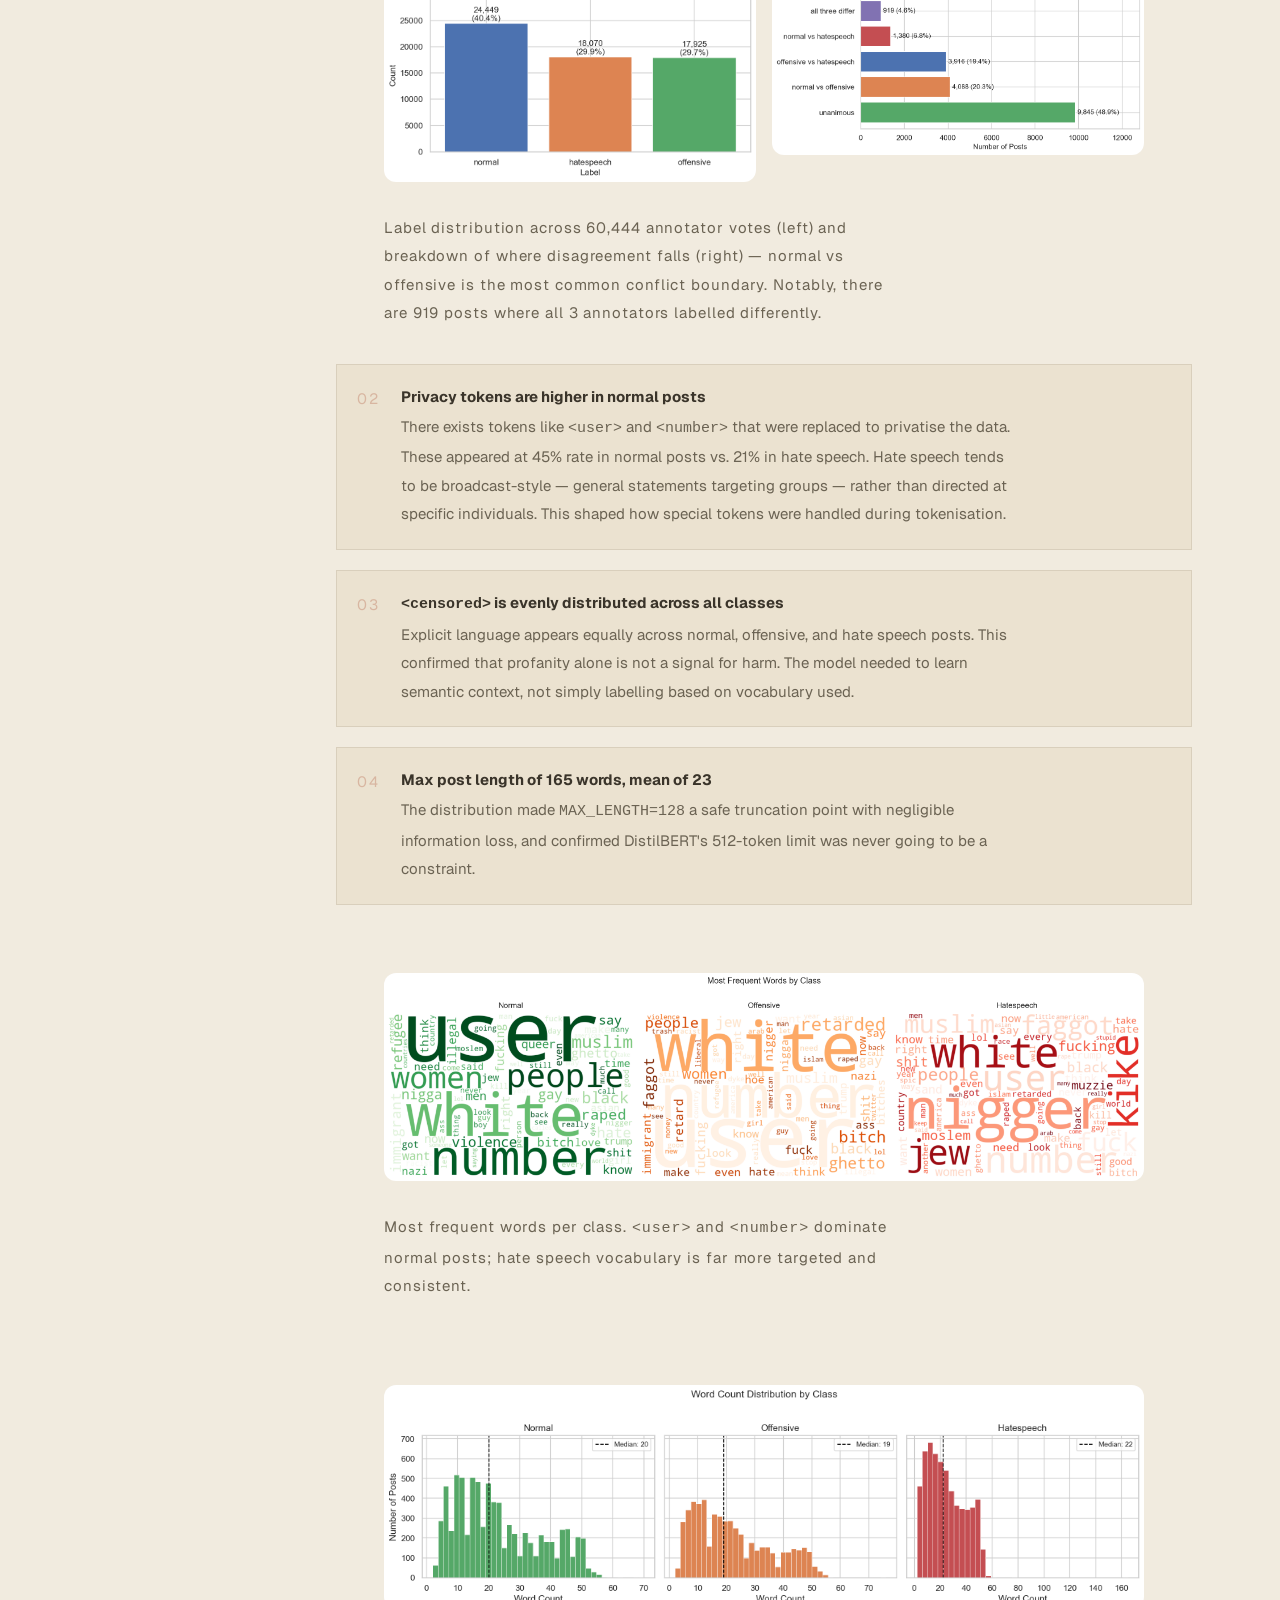
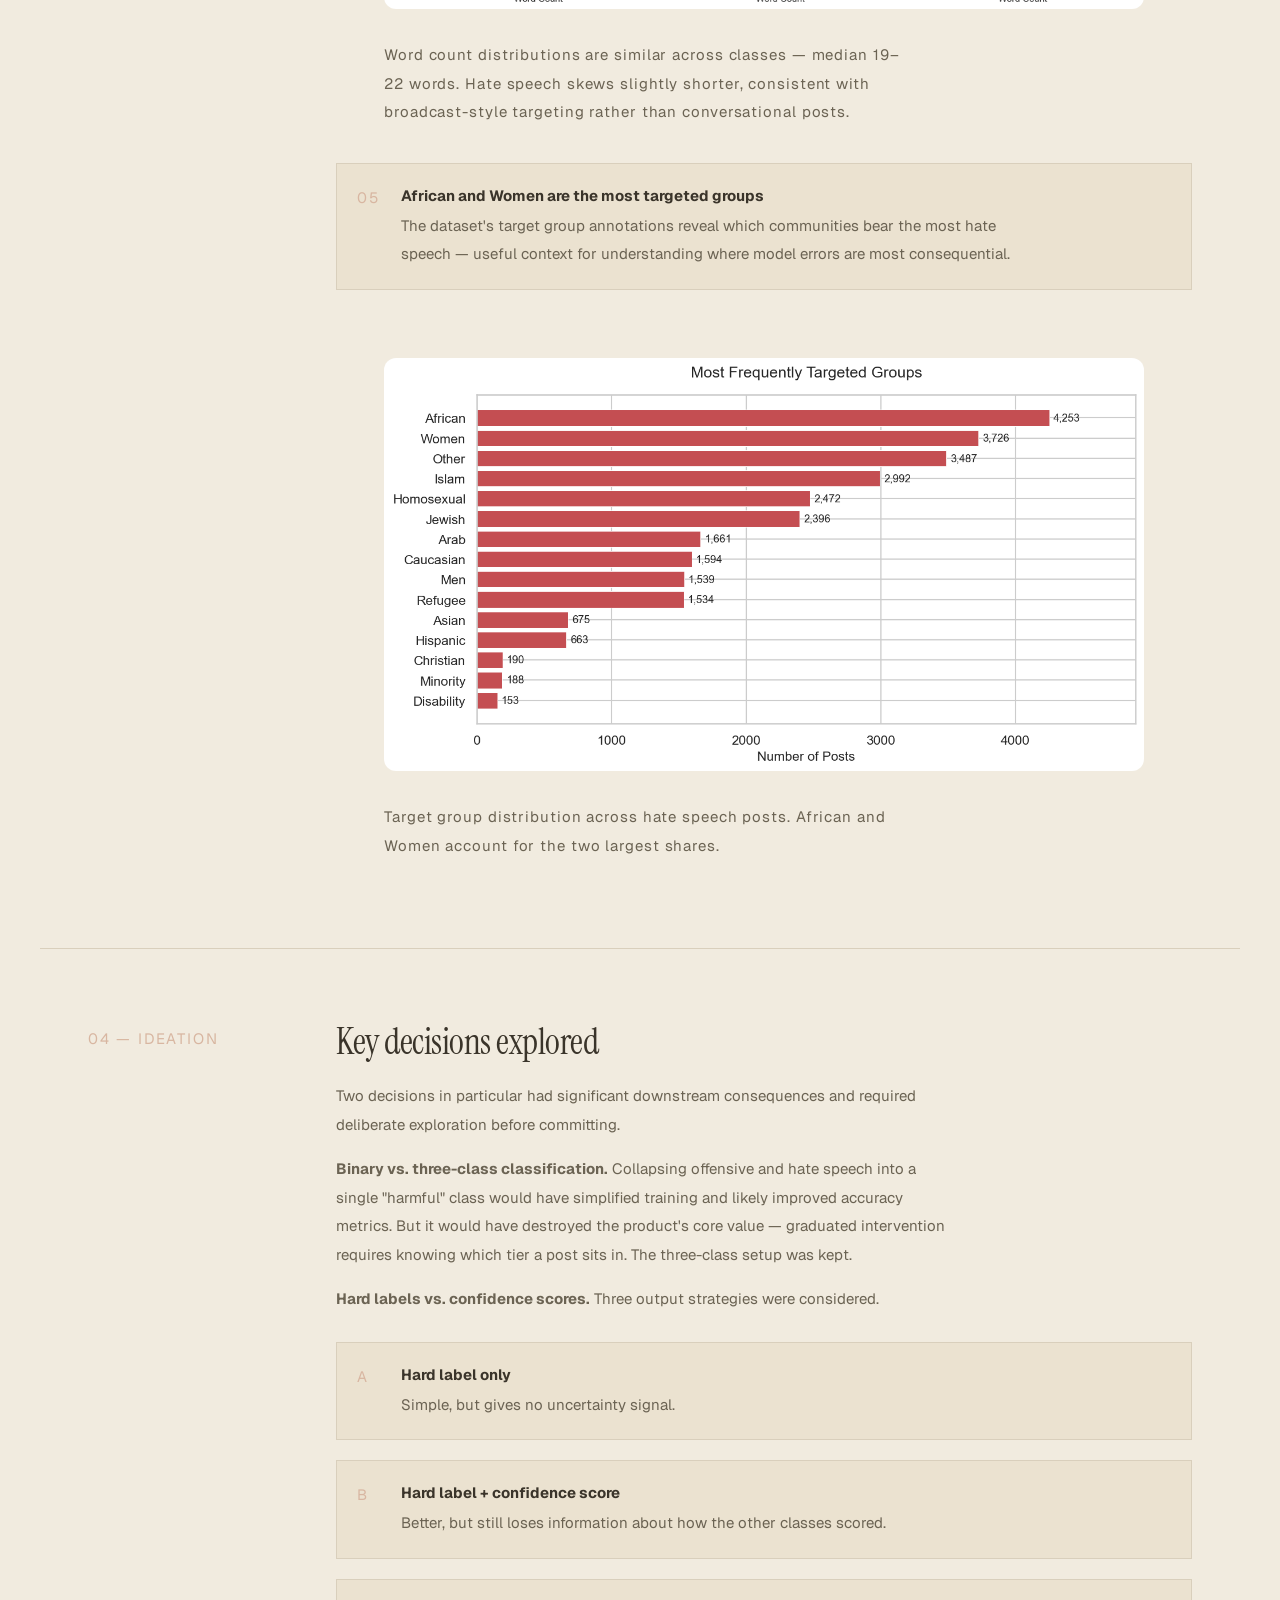
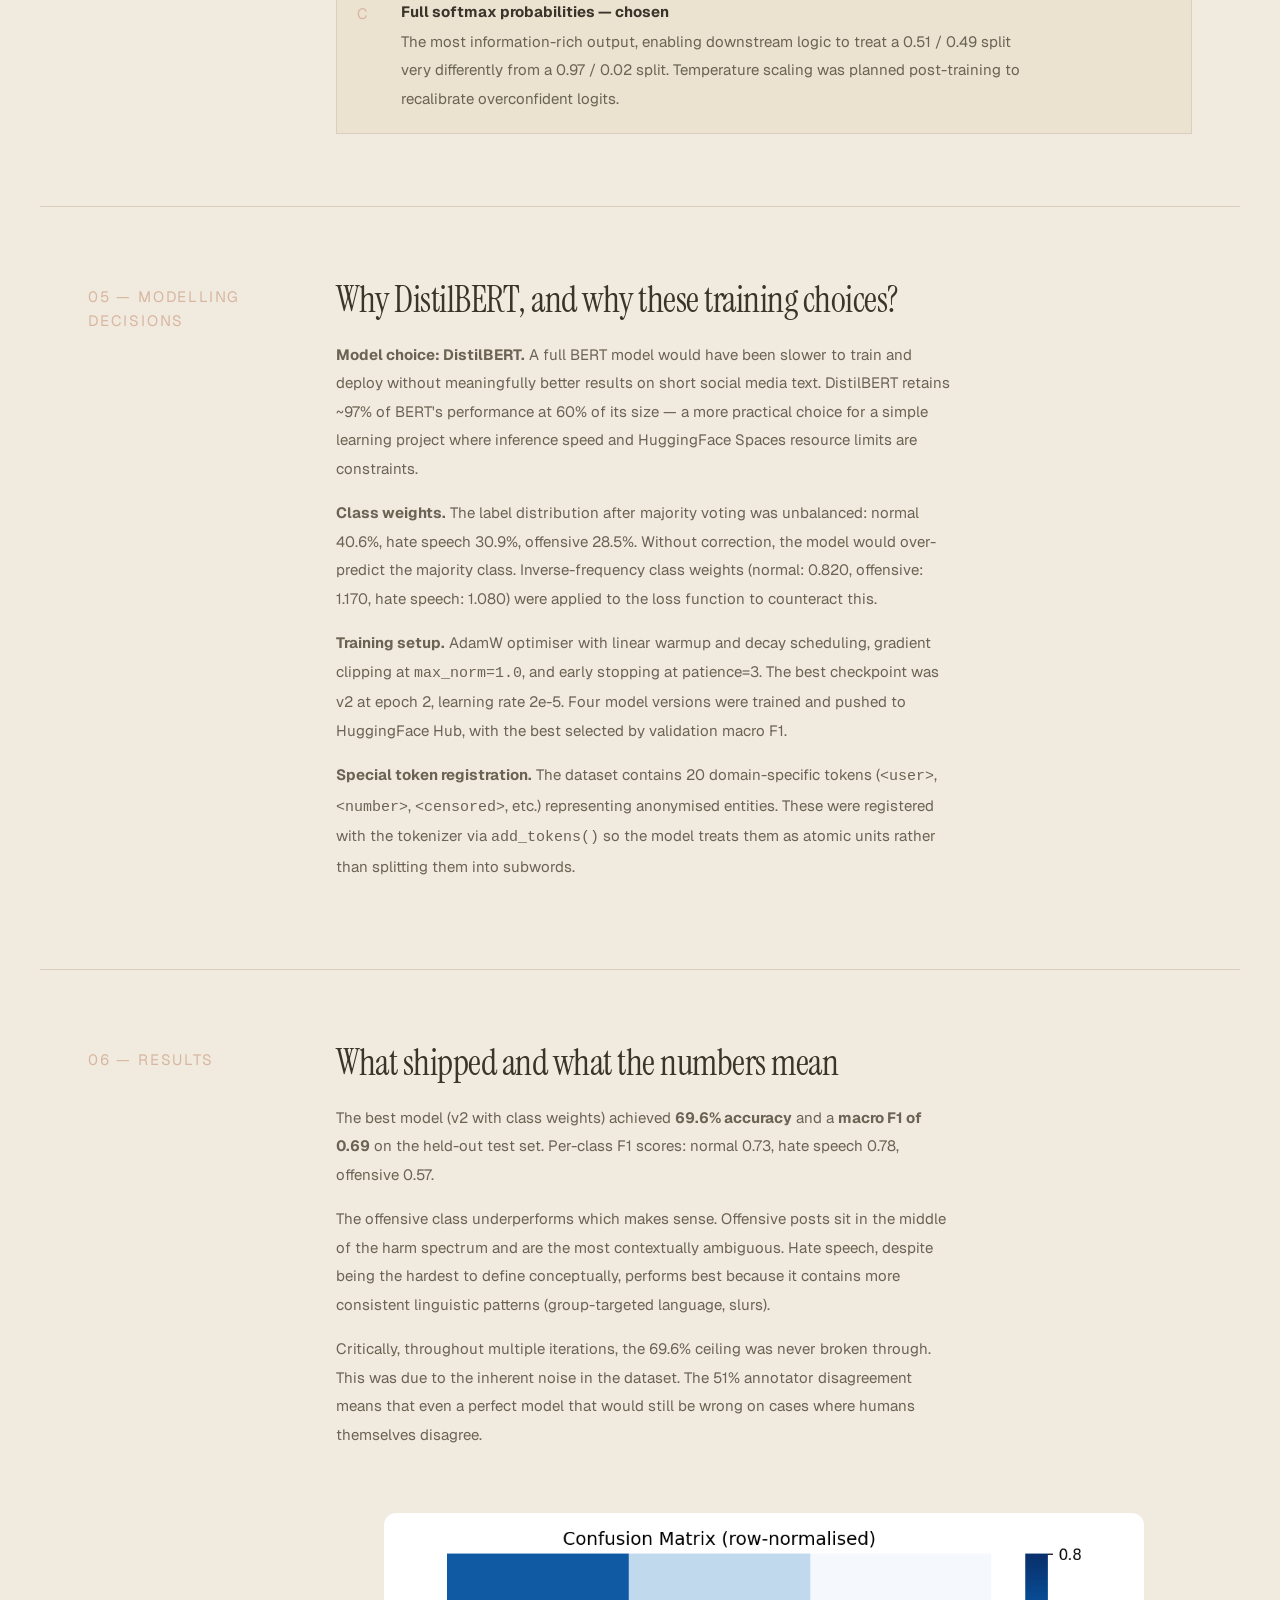
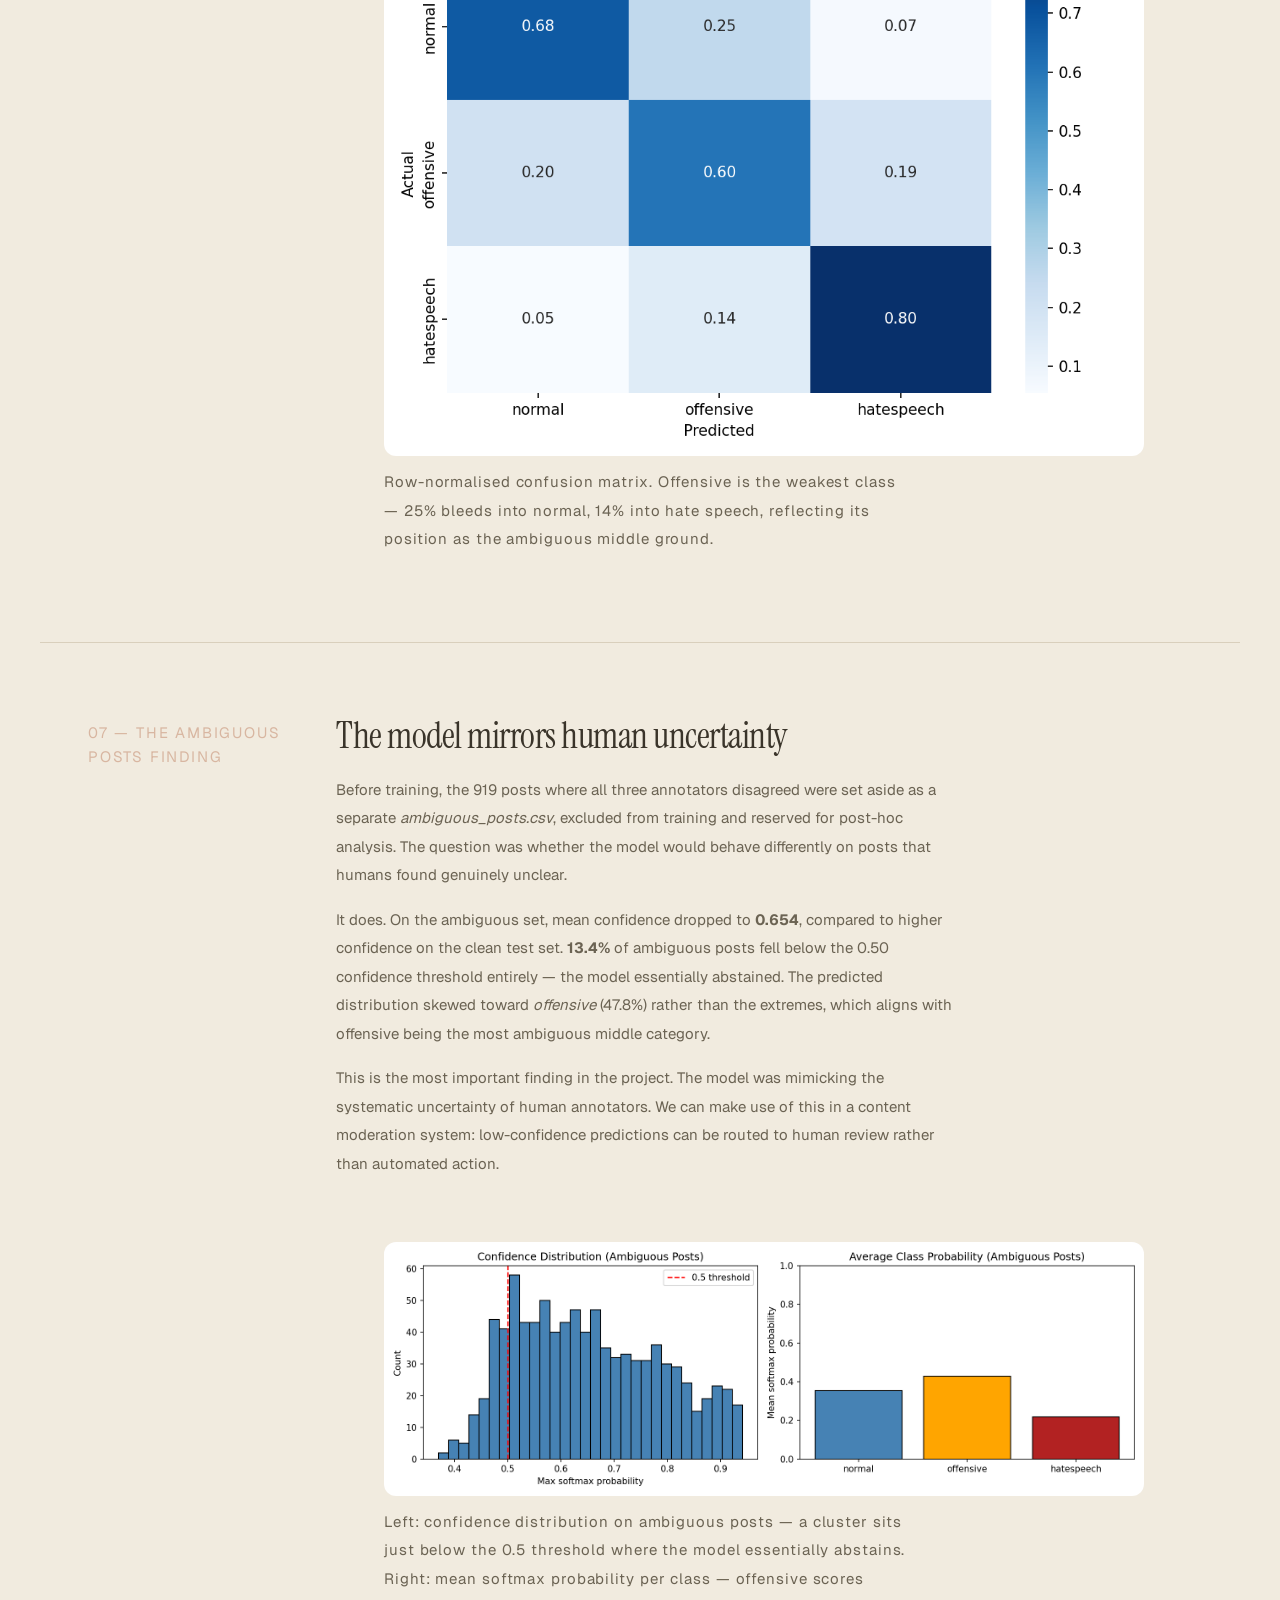
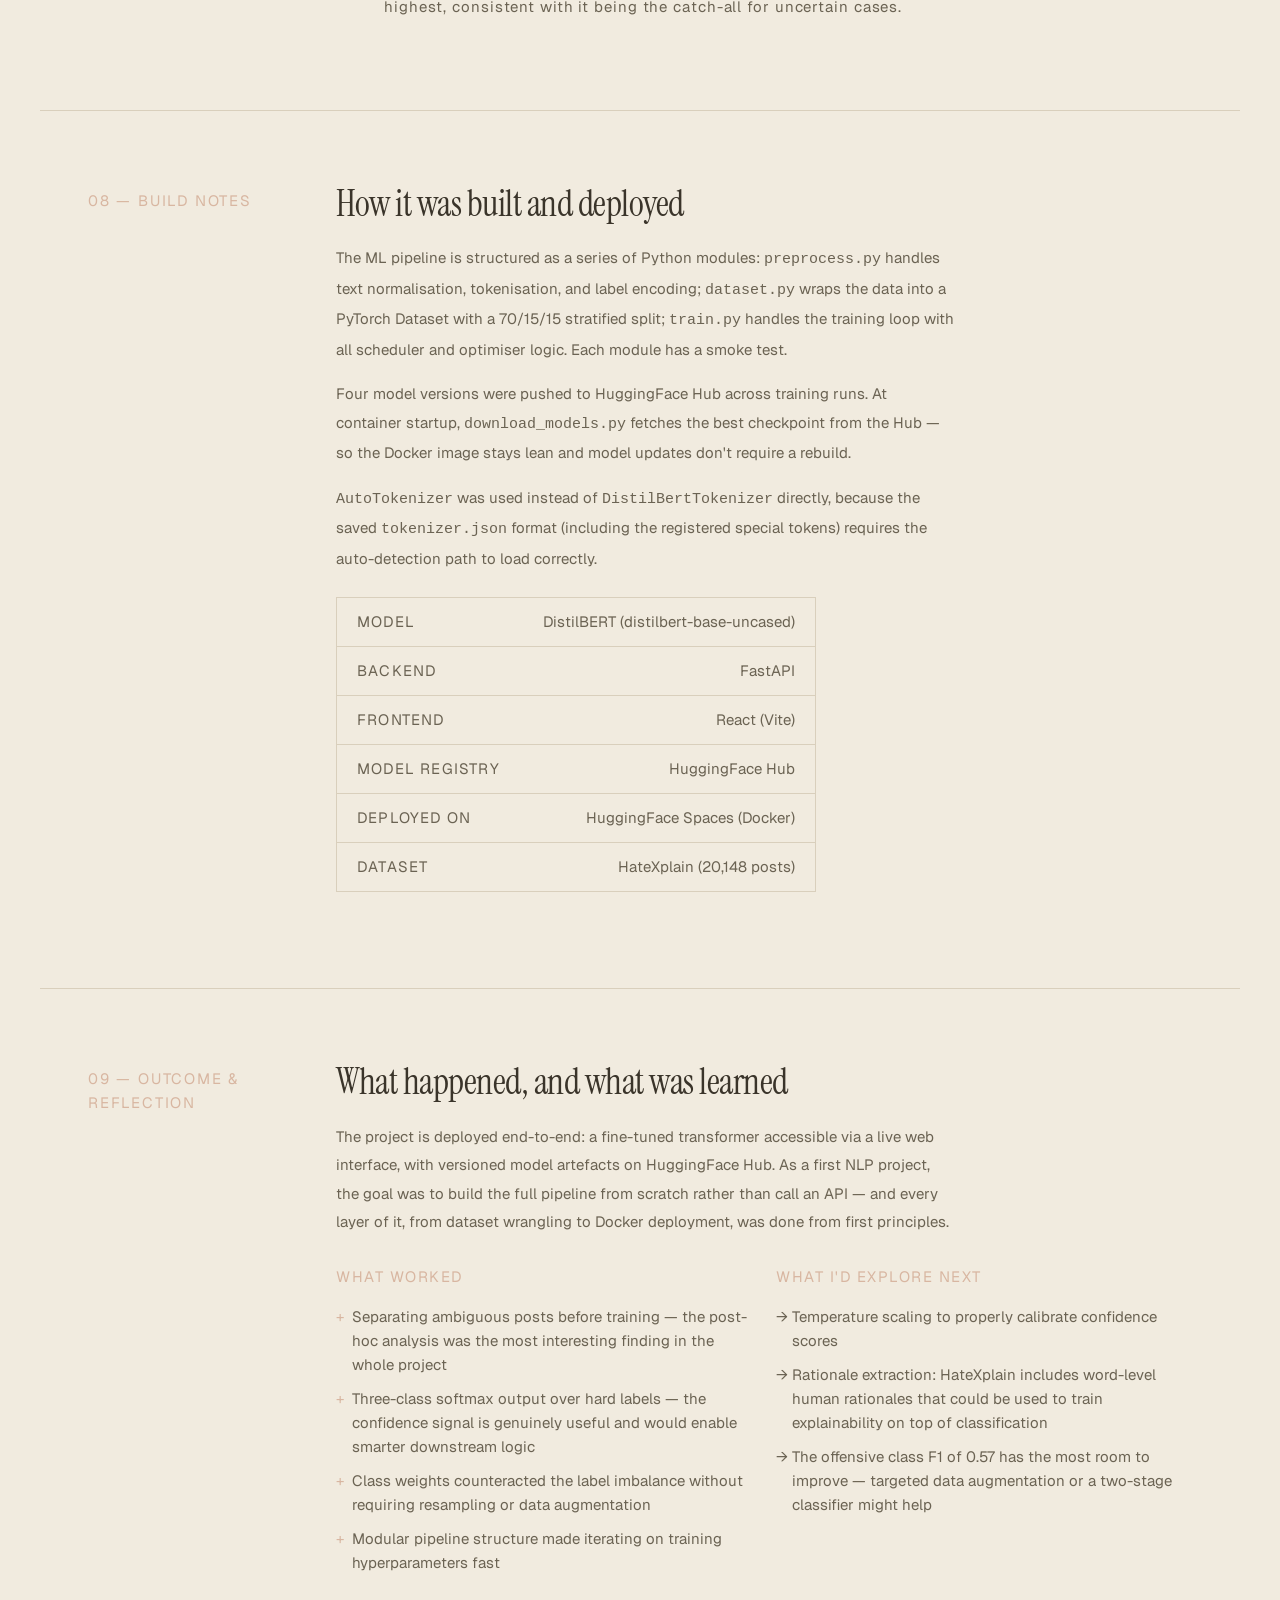
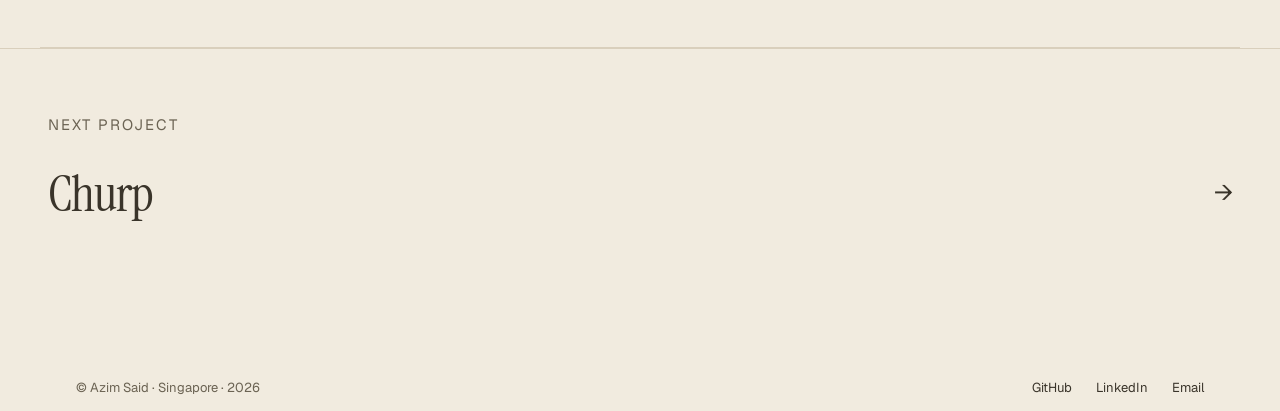
<file: work/project_cybully.html>
<!DOCTYPE html>
<html lang="en">

<head>
    <meta charset="UTF-8" />
    <meta name="viewport" content="width=device-width, initial-scale=1.0" />
    <title>Cyberbullying Classifier — Azim Said</title>
    <link rel="stylesheet" href="../css/style.css" />
    <link rel="stylesheet" href="../css/case-study.css" />
    <link rel="preconnect" href="https://fonts.googleapis.com" />
    <link rel="preconnect" href="https://fonts.gstatic.com" crossorigin />
    <link
        href="https://fonts.googleapis.com/css2?family=Instrument+Serif:ital@0;1&family=Geist:wght@300;400;500;600&display=swap"
        rel="stylesheet" />
</head>

<body>

    <!-- NAV -->
    <div id="site-nav"></div>

    <!-- CASE STUDY HERO -->
    <header class="cs-hero">
        <div class="cs-back">
            <a href="../index.html#work">← Back to work</a>
        </div>
        <div class="cs-hero-meta">
            <span class="tag">NLP / ML</span>
            <span class="tag">Full-Stack</span>
        </div>
        <h1 class="cs-title">Cyberbullying Classifier</h1>
        <p class="cs-subtitle">
            A fine-tuned DistilBERT model that classifies social media posts across three harm levels —
            outputting calibrated confidence scores to power nuanced, educational interventions rather than blunt
            content removal.
        </p>
        <div class="cs-attrs">
            <div class="cs-attr">
                <div class="cs-attr-label">Role</div>
                <div class="cs-attr-value">ML Engineer & Developer</div>
            </div>
            <div class="cs-attr">
                <div class="cs-attr-label">Timeline</div>
                <div class="cs-attr-value">2026</div>
            </div>
            <div class="cs-attr">
                <div class="cs-attr-label">Tools</div>
                <div class="cs-attr-value">Python, DistilBERT, FastAPI, React, HuggingFace</div>
            </div>
            <div class="cs-attr">
                <div class="cs-attr-label">Status</div>
                <div class="cs-attr-value"><a href="https://huggingface.co/spaces/AA-Hugger/cybully-classifier"
                        target="_blank" style="color: var(--accent);">Deployed ↗</a></div>
            </div>
        </div>
    </header>

    <!-- HERO IMAGE -->
    <div class="cs-cover">
        <img src="../images/cybully_main.png" alt="Cyberbullying Classifier UI" class="cs-cover-img">
    </div>

    <!-- CASE STUDY BODY -->
    <main class="cs-body">

        <!-- 01 OVERVIEW -->
        <section class="cs-section cs-fade">
            <div class="cs-section-label">01 — Overview</div>
            <div class="cs-section-content">
                <h2>What is this project?</h2>
                <p>
                    A fine-tuned transformer model that analyses social media comments and classifies them as
                    <em>normal</em>, <em>offensive</em>, or <em>hate speech</em> — trained on the <a
                        href="https://www.kaggle.com/datasets/sayankr007/cyber-bullying-data-for-multi-label-classification/data?select=hateXplain.csv"
                        target="_blank" style="color: var(--accent);">HateXplain</a> dataset
                    of 20,148 annotated social media posts. The model outputs a softmax confidence score
                    for each class rather than a hard label, enabling graduated responses depending on how certain
                    the model is.
                </p>
                <p>
                    The end goal is educational intervention: flagging prejudiced content and helping users understand
                    why it's harmful, not just removing it. The system is deployed as a FastAPI backend serving a
                    React frontend, hosted on HuggingFace Spaces.
                </p>
                <p>
                    This is Project 1 of a personal NLP portfolio, built to develop practical ML engineering skills
                    end-to-end — from raw dataset through to a deployed, versioned model.
                </p>
            </div>
        </section>

        <!-- 02 PROBLEM -->
        <section class="cs-section cs-fade">
            <div class="cs-section-label">02 — Problem</div>
            <div class="cs-section-content">
                <h2>What needed solving?</h2>
                <p>
                    Most content moderation approaches treat hate speech detection as a binary problem — harmful or not.
                    This misses the reality that harm exists on a spectrum. Offensive language and hate speech are
                    meaningfully
                    different: one is often rude but context-dependent, the other targets people based on identity.
                    Treating them identically produces both false positives and false negatives, and makes educational
                    feedback impossible.
                </p>
                <p>
                    Beyond classification granularity, there's the confidence problem. A model that outputs a hard label
                    with no uncertainty signal can't distinguish between a post it's 95% sure about and one it's 51%
                    sure about.
                    For something as consequential as content moderation, that gap matters.
                </p>
                <p>
                    The goal was a model that classifies at three levels of harm and communicates its own uncertainty —
                    so downstream logic can treat borderline cases differently from clear-cut ones.
                </p>
            </div>
        </section>

        <!-- 03 RESEARCH & DISCOVERY -->
        <section class="cs-section cs-fade">
            <div class="cs-section-label">03 — Research & Discovery</div>
            <div class="cs-section-content">
                <h2>What the data revealed</h2>
                <p>
                    The HateXplain dataset contained 60,444 rows of social media posts. Each post would have exactly 3
                    rows as
                    3 annotators would label it independently. This included labelling the post content as
                    <em>normal</em>, <em>offensive</em>, or <em>hate speech</em>,
                    along with the vulnerable group that was being targetted by that post, if any. Aggregating to a
                    majority-voted clean dataset of 19,229 posts revealed several non-obvious patterns that shaped
                    every subsequent modelling decision.
                </p>

                <div class="cs-findings">
                    <div class="cs-finding">
                        <div class="cs-finding-num">01</div>
                        <div>
                            <strong>51% annotator disagreement</strong>
                            <p>
                                Half of all posts had at least one annotator who disagreed with the majority. This can
                                be inferreed to be a result of
                                genuine human ambiguity about what constitutes harm, causing disagreement in the
                                labelling. Any model trained
                                on this data has a hard ceiling on accuracy, because even humans don't agree.
                            </p>
                        </div>
                    </div>
                    <div class="cs-img-grid cs-fade">
                        <img src="../images/cybully_label_distribution_raw.png" alt="Raw label distribution">
                        <img src="../images/cybully_disagreement_breakdown.png" alt="Sources of annotator disagreement">
                    </div>
                    <p class="cs-img-caption cs-fade">Label distribution across 60,444 annotator votes (left) and
                        breakdown of where disagreement falls (right) — normal vs offensive is the most common conflict
                        boundary. Notably, there are 919 posts where all 3 annotators labelled differently.</p>
                    <div class="cs-finding">
                        <div class="cs-finding-num">02</div>
                        <div>
                            <strong>Privacy tokens are higher in normal posts</strong>
                            <p>
                                There exists tokens like <code>&lt;user&gt;</code> and <code>&lt;number&gt;</code> that
                                were replaced to privatise the data.
                                These appeared at 45% rate in normal posts vs. 21% in hate speech. Hate speech tends to
                                be broadcast-style — general statements targeting
                                groups — rather than directed at specific individuals. This shaped how special tokens
                                were handled
                                during tokenisation.
                            </p>
                        </div>
                    </div>
                    <div class="cs-finding">
                        <div class="cs-finding-num">03</div>
                        <div>
                            <strong><code>&lt;censored&gt;</code> is evenly distributed across all classes</strong>
                            <p>
                                Explicit language appears equally across normal, offensive, and hate speech posts. This
                                confirmed that
                                profanity alone is not a signal for harm. The model needed to learn semantic context,
                                not simply labelling based on vocabulary used.
                            </p>
                        </div>
                    </div>
                    <div class="cs-finding">
                        <div class="cs-finding-num">04</div>
                        <div>
                            <strong>Max post length of 165 words, mean of 23</strong>
                            <p>
                                The distribution made <code>MAX_LENGTH=128</code> a safe truncation point with
                                negligible information
                                loss, and confirmed DistilBERT's 512-token limit was never going to be a constraint.
                            </p>
                        </div>
                    </div>

                    <div class="cs-img-full cs-fade">
                        <img src="../images/cybully_wordclouds.png" alt="Most frequent words by class">
                    </div>
                    <p class="cs-img-caption cs-fade">Most frequent words per class. <code>&lt;user&gt;</code> and
                        <code>&lt;number&gt;</code> dominate normal posts; hate speech vocabulary is far more targeted
                        and consistent.
                    </p>

                    <div class="cs-img-full cs-fade">
                        <img src="../images/cybully_length_distribution.png" alt="Word count distribution by class">
                    </div>
                    <p class="cs-img-caption cs-fade">Word count distributions are similar across classes — median 19–22
                        words. Hate speech skews slightly shorter, consistent with broadcast-style targeting rather than
                        conversational posts.</p>

                    <div class="cs-finding">
                        <div class="cs-finding-num">05</div>
                        <div>
                            <strong>African and Women are the most targeted groups</strong>
                            <p>The dataset's target group annotations reveal which communities bear the most hate speech
                                — useful context for understanding where model errors are most consequential.</p>
                        </div>
                    </div>

                    <div class="cs-img-full cs-fade">
                        <img src="../images/cybully_target_groups.png" alt="Most frequently targeted groups">
                    </div>
                    <p class="cs-img-caption cs-fade">Target group distribution across hate speech posts. African and
                        Women account for the two largest shares.</p>
                </div>
            </div>
        </section>

        <!-- 04 IDEATION -->
        <section class="cs-section cs-fade">
            <div class="cs-section-label">04 — Ideation</div>
            <div class="cs-section-content">
                <h2>Key decisions explored</h2>
                <p>
                    Two decisions in particular had significant downstream consequences and required deliberate
                    exploration
                    before committing.
                </p>
                <p>
                    <strong>Binary vs. three-class classification.</strong> Collapsing offensive and hate speech into a
                    single
                    "harmful" class would have simplified training and likely improved accuracy metrics. But it would
                    have
                    destroyed the product's core value — graduated intervention requires knowing which tier a post sits
                    in.
                    The three-class setup was kept.
                </p>
                <p><strong>Hard labels vs. confidence scores.</strong> Three output strategies were considered.</p>
                <div class="cs-findings">
                    <div class="cs-finding">
                        <div class="cs-finding-num">A</div>
                        <div>
                            <strong>Hard label only</strong>
                            <p>Simple, but gives no uncertainty signal.</p>
                        </div>
                    </div>
                    <div class="cs-finding">
                        <div class="cs-finding-num">B</div>
                        <div>
                            <strong>Hard label + confidence score</strong>
                            <p>Better, but still loses information about how the other classes scored.</p>
                        </div>
                    </div>
                    <div class="cs-finding">
                        <div class="cs-finding-num">C</div>
                        <div>
                            <strong>Full softmax probabilities — chosen</strong>
                            <p>The most information-rich output, enabling downstream logic to treat a 0.51 / 0.49 split
                                very differently from a 0.97 / 0.02 split. Temperature scaling was planned post-training
                                to recalibrate overconfident logits.</p>
                        </div>
                    </div>
                </div>
            </div>
        </section>

        <!-- 05 DESIGN DECISIONS -->
        <section class="cs-section cs-fade">
            <div class="cs-section-label">05 — Modelling Decisions</div>
            <div class="cs-section-content">
                <h2>Why DistilBERT, and why these training choices?</h2>
                <p>
                    <strong>Model choice: DistilBERT.</strong> A full BERT model would have been slower to train and
                    deploy
                    without meaningfully better results on short social media text. DistilBERT retains ~97% of BERT's
                    performance
                    at 60% of its size — a more practical choice for a simple learning project where inference speed and
                    HuggingFace Spaces resource limits are constraints.
                </p>
                <p>
                    <strong>Class weights.</strong> The label distribution after majority voting was unbalanced: normal
                    40.6%,
                    hate speech 30.9%, offensive 28.5%. Without correction, the model would over-predict the majority
                    class.
                    Inverse-frequency class weights (normal: 0.820, offensive: 1.170, hate speech: 1.080) were applied
                    to the
                    loss function to counteract this.
                </p>
                <p>
                    <strong>Training setup.</strong> AdamW optimiser with linear warmup and decay scheduling, gradient
                    clipping
                    at <code>max_norm=1.0</code>, and early stopping at patience=3. The best checkpoint was v2 at epoch
                    2,
                    learning rate 2e-5. Four model versions were trained and pushed to HuggingFace Hub, with the best
                    selected by validation macro F1.
                </p>
                <p>
                    <strong>Special token registration.</strong> The dataset contains 20 domain-specific tokens
                    (<code>&lt;user&gt;</code>, <code>&lt;number&gt;</code>, <code>&lt;censored&gt;</code>, etc.)
                    representing anonymised entities. These were registered with the tokenizer via
                    <code>add_tokens()</code>
                    so the model treats them as atomic units rather than splitting them into subwords.
                </p>
            </div>
        </section>

        <!-- 06 RESULTS -->
        <section class="cs-section cs-fade">
            <div class="cs-section-label">06 — Results</div>
            <div class="cs-section-content">
                <h2>What shipped and what the numbers mean</h2>
                <p>
                    The best model (v2 with class weights) achieved <strong>69.6% accuracy</strong> and a
                    <strong>macro F1 of 0.69</strong> on the held-out test set. Per-class F1 scores:
                    normal 0.73, hate speech 0.78, offensive 0.57.
                </p>
                <p>
                    The offensive class underperforms which makes sense. Offensive posts sit in the middle of the
                    harm spectrum and are the most contextually ambiguous. Hate speech, despite being the hardest to
                    define conceptually, performs best because it contains more consistent linguistic patterns
                    (group-targeted language, slurs).
                </p>
                <p>
                    Critically, throughout multiple iterations, the 69.6% ceiling was never broken through. This was due
                    to
                    the inherent noise in the dataset. The 51% annotator disagreement means that even a perfect model
                    that
                    would still be wrong on cases where humans themselves disagree.
                </p>

                <div class="cs-img-full cs-fade">
                    <img src="../images/cybully_confusion_matrix.png" alt="Confusion matrix (row-normalised)">
                </div>
                <p class="cs-img-caption cs-fade">Row-normalised confusion matrix. Offensive is the weakest class — 25%
                    bleeds into normal, 14% into hate speech, reflecting its position as the ambiguous middle ground.
                </p>
            </div>
        </section>

        <!-- 07 AMBIGUOUS POSTS -->
        <section class="cs-section cs-fade">
            <div class="cs-section-label">07 — The Ambiguous Posts Finding</div>
            <div class="cs-section-content">
                <h2>The model mirrors human uncertainty</h2>
                <p>
                    Before training, the 919 posts where all three annotators disagreed were set aside as a separate
                    <em>ambiguous_posts.csv</em>, excluded from training and reserved for post-hoc analysis.
                    The question was whether the model would behave differently on posts that humans found genuinely
                    unclear.
                </p>
                <p>
                    It does. On the ambiguous set, mean confidence dropped to <strong>0.654</strong>, compared to higher
                    confidence on the clean test set. <strong>13.4%</strong> of ambiguous posts fell below the 0.50
                    confidence
                    threshold entirely — the model essentially abstained. The predicted distribution skewed toward
                    <em>offensive</em> (47.8%) rather than the extremes, which aligns with offensive being the most
                    ambiguous middle category.
                </p>
                <p>
                    This is the most important finding in the project. The model was mimicking the systematic uncertainty of human annotators. 
                    We can make use of this in a content moderation system: low-confidence predictions can be
                    routed to human review rather than automated action.
                </p>
                <div class="cs-img-full cs-fade">
                    <img src="../images/cybully_ambiguous_analysis.png"
                        alt="Confidence distribution and average class probability on ambiguous posts">
                </div>
                <p class="cs-img-caption cs-fade">Left: confidence distribution on ambiguous posts — a cluster sits just
                    below the 0.5 threshold where the model essentially abstains. Right: mean softmax probability per
                    class — offensive scores highest, consistent with it being the catch-all for uncertain cases.</p>
            </div>
        </section>

        <!-- 08 BUILD NOTES -->
        <section class="cs-section cs-fade">
            <div class="cs-section-label">08 — Build Notes</div>
            <div class="cs-section-content">
                <h2>How it was built and deployed</h2>
                <p>
                    The ML pipeline is structured as a series of Python modules: <code>preprocess.py</code> handles
                    text normalisation, tokenisation, and label encoding; <code>dataset.py</code> wraps the data into
                    a PyTorch Dataset with a 70/15/15 stratified split; <code>train.py</code> handles the training loop
                    with all scheduler and optimiser logic. Each module has a smoke test.
                </p>
                <p>
                    Four model versions were pushed to HuggingFace Hub across training runs. At container startup,
                    <code>download_models.py</code> fetches the best checkpoint from the Hub — so the Docker image
                    stays lean and model updates don't require a rebuild.
                </p>
                <p>
                    <code>AutoTokenizer</code> was used instead of <code>DistilBertTokenizer</code> directly,
                    because the saved <code>tokenizer.json</code> format (including the registered special tokens)
                    requires the auto-detection path to load correctly.
                </p>
                <div class="cs-stack">
                    <div class="cs-stack-item">
                        <span class="cs-stack-label">Model</span>
                        <span>DistilBERT (distilbert-base-uncased)</span>
                    </div>
                    <div class="cs-stack-item">
                        <span class="cs-stack-label">Backend</span>
                        <span>FastAPI</span>
                    </div>
                    <div class="cs-stack-item">
                        <span class="cs-stack-label">Frontend</span>
                        <span>React (Vite)</span>
                    </div>
                    <div class="cs-stack-item">
                        <span class="cs-stack-label">Model Registry</span>
                        <span>HuggingFace Hub</span>
                    </div>
                    <div class="cs-stack-item">
                        <span class="cs-stack-label">Deployed on</span>
                        <span>HuggingFace Spaces (Docker)</span>
                    </div>
                    <div class="cs-stack-item">
                        <span class="cs-stack-label">Dataset</span>
                        <span>HateXplain (20,148 posts)</span>
                    </div>
                </div>
            </div>
        </section>

        <!-- 09 OUTCOME -->
        <section class="cs-section cs-fade">
            <div class="cs-section-label">09 — Outcome & Reflection</div>
            <div class="cs-section-content">
                <h2>What happened, and what was learned</h2>
                <p>
                    The project is deployed end-to-end: a fine-tuned transformer accessible via a live web interface,
                    with versioned model artefacts on HuggingFace Hub. As a first NLP project, the goal was to build
                    the full pipeline from scratch rather than call an API — and every layer of it, from dataset
                    wrangling
                    to Docker deployment, was done from first principles.
                </p>
                <div class="cs-retro">
                    <div class="cs-retro-col">
                        <div class="cs-retro-label">What worked</div>
                        <ul>
                            <li>Separating ambiguous posts before training — the post-hoc analysis was the most
                                interesting finding in the whole project</li>
                            <li>Three-class softmax output over hard labels — the confidence signal is genuinely useful
                                and would enable smarter downstream logic</li>
                            <li>Class weights counteracted the label imbalance without requiring resampling or data
                                augmentation</li>
                            <li>Modular pipeline structure made iterating on training hyperparameters fast</li>
                        </ul>
                    </div>
                    <div class="cs-retro-col">
                        <div class="cs-retro-label">What I'd explore next</div>
                        <ul>
                            <li>Temperature scaling to properly calibrate confidence scores</li>
                            <li>Rationale extraction: HateXplain includes word-level human rationales that could be used
                                to train explainability on top of classification</li>
                            <li>The offensive class F1 of 0.57 has the most room to improve — targeted data augmentation
                                or a two-stage classifier might help</li>
                        </ul>
                    </div>
                </div>
            </div>
        </section>

    </main>

    <!-- NEXT PROJECT -->
    <div class="cs-next">
        <div class="cs-next-label">Next project</div>
        <a href="project_churp.html" class="cs-next-link">
            <span>Churp</span>
            <span class="cs-next-arrow">→</span>
        </a>
    </div>

    <!-- FOOTER -->
    <div id="site-footer"></div>

    <script src="../js/components.js"></script>
    <script src="../js/main.js"></script>
</body>

</html>
</file>
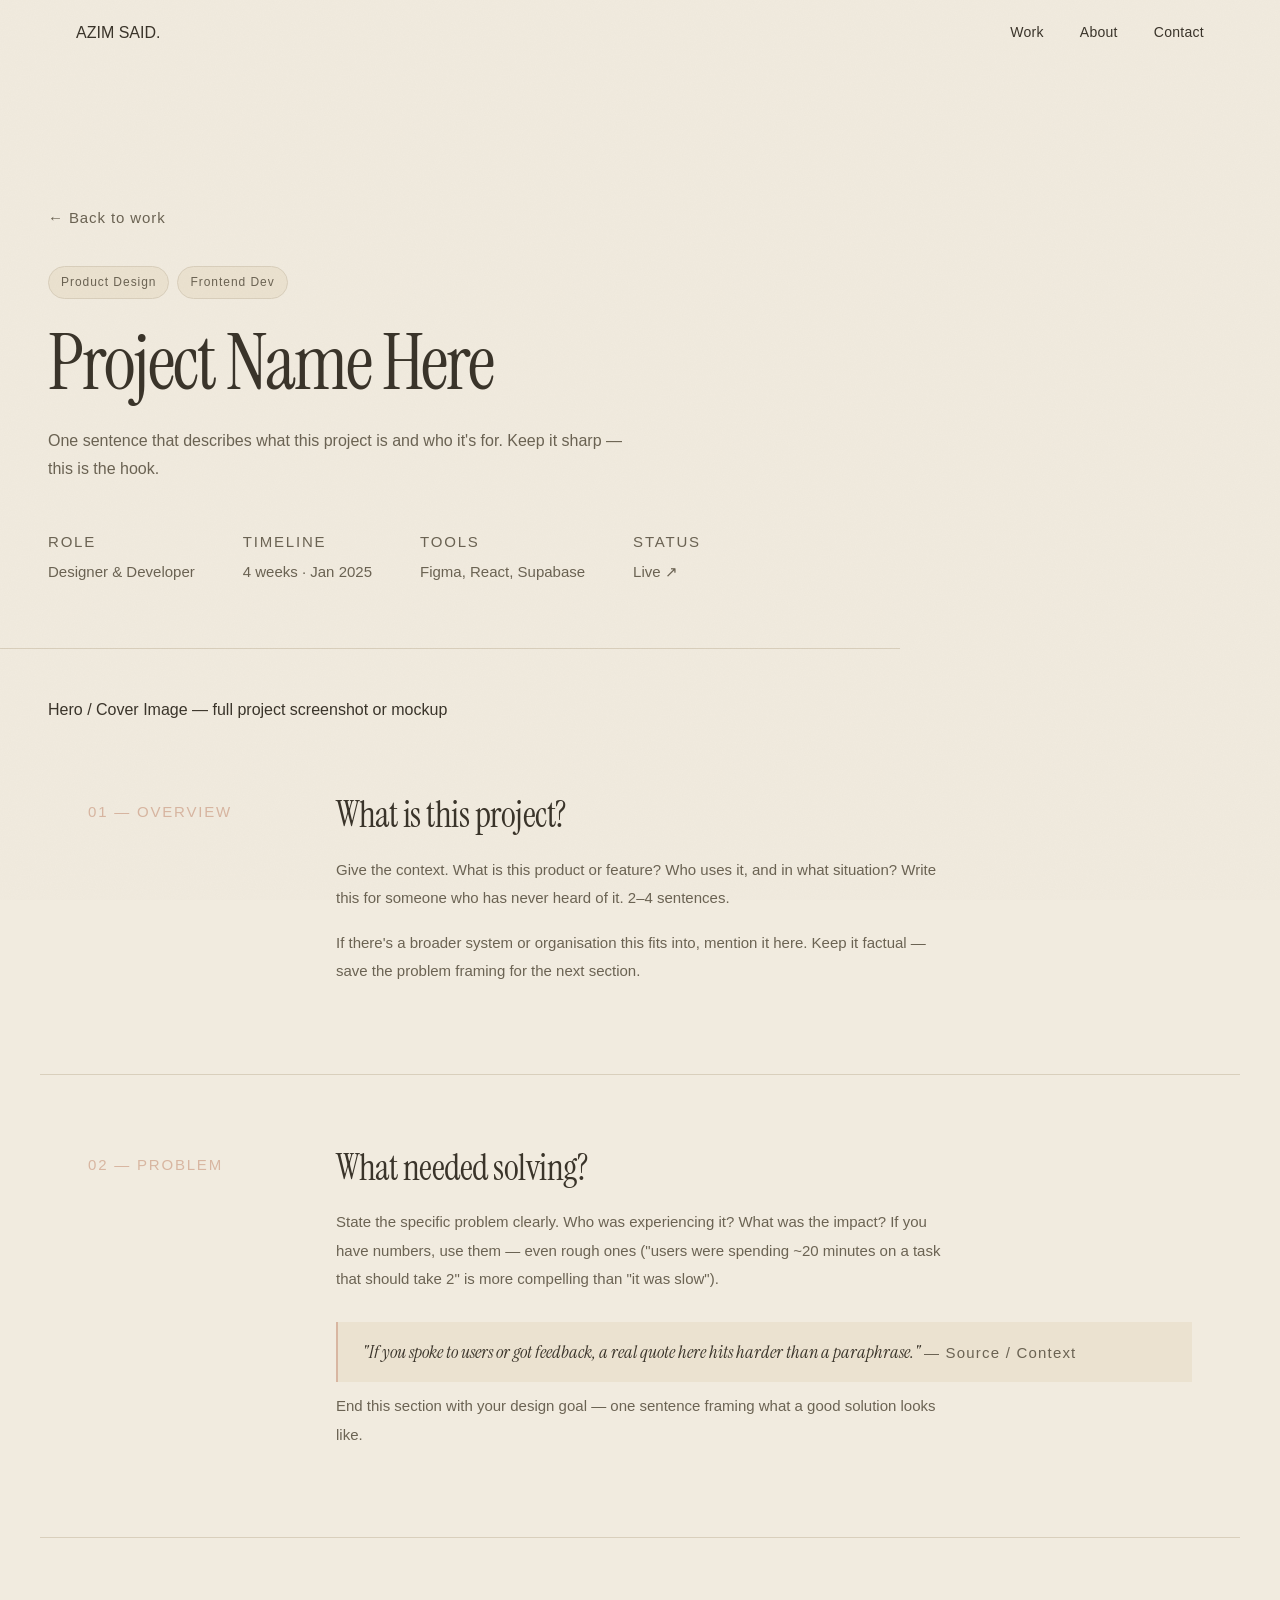
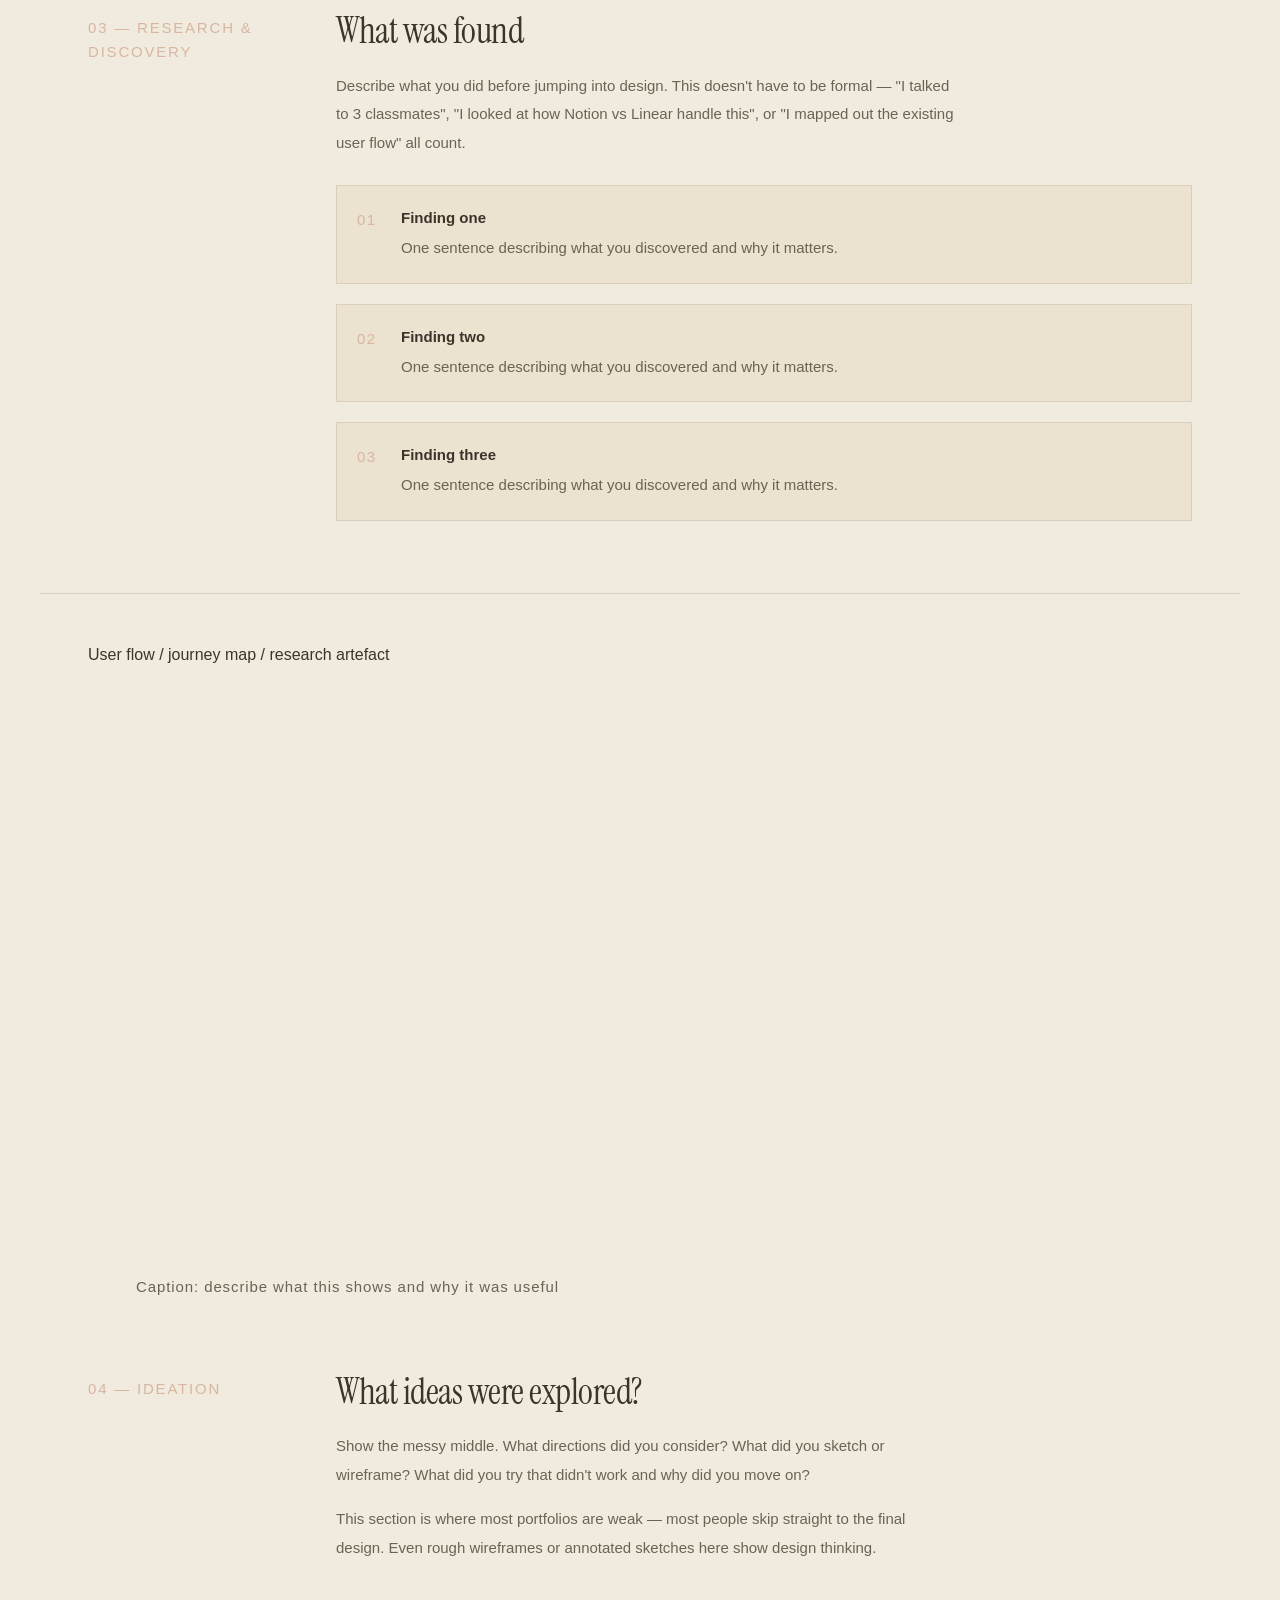
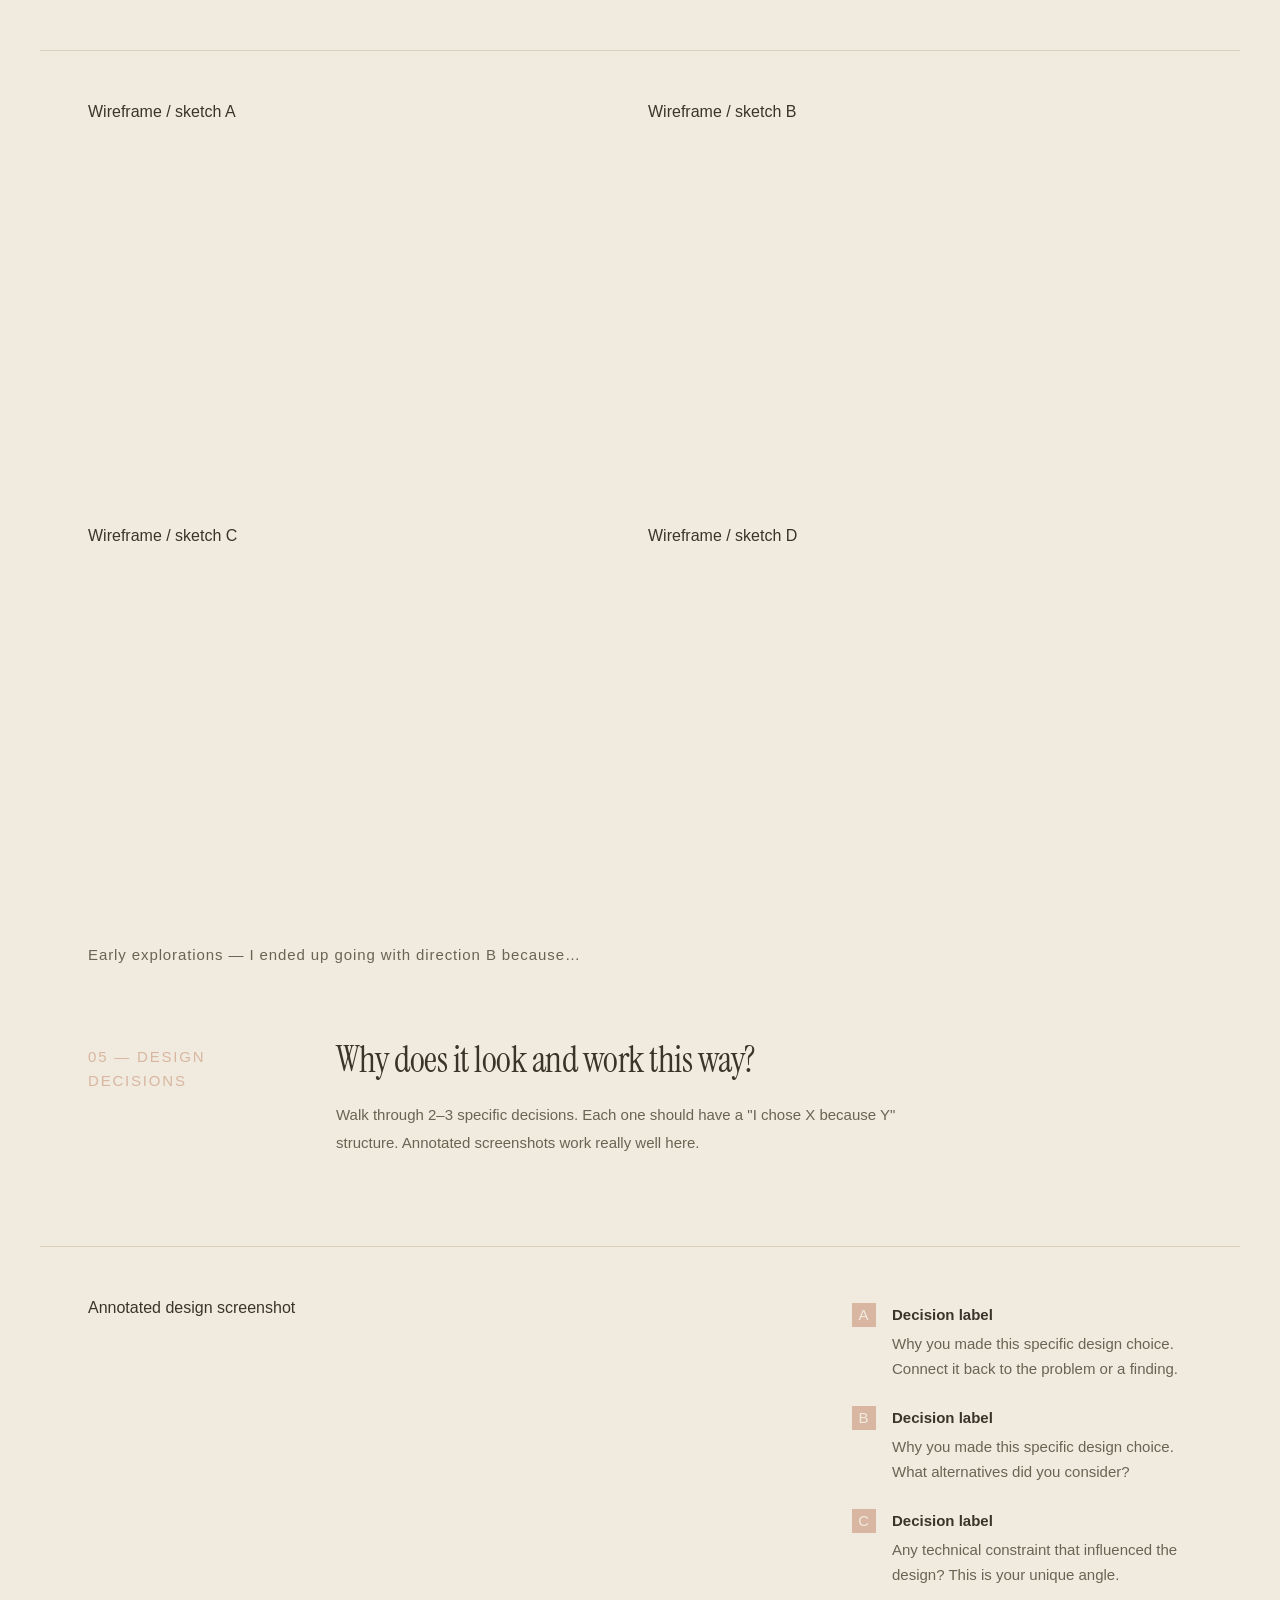
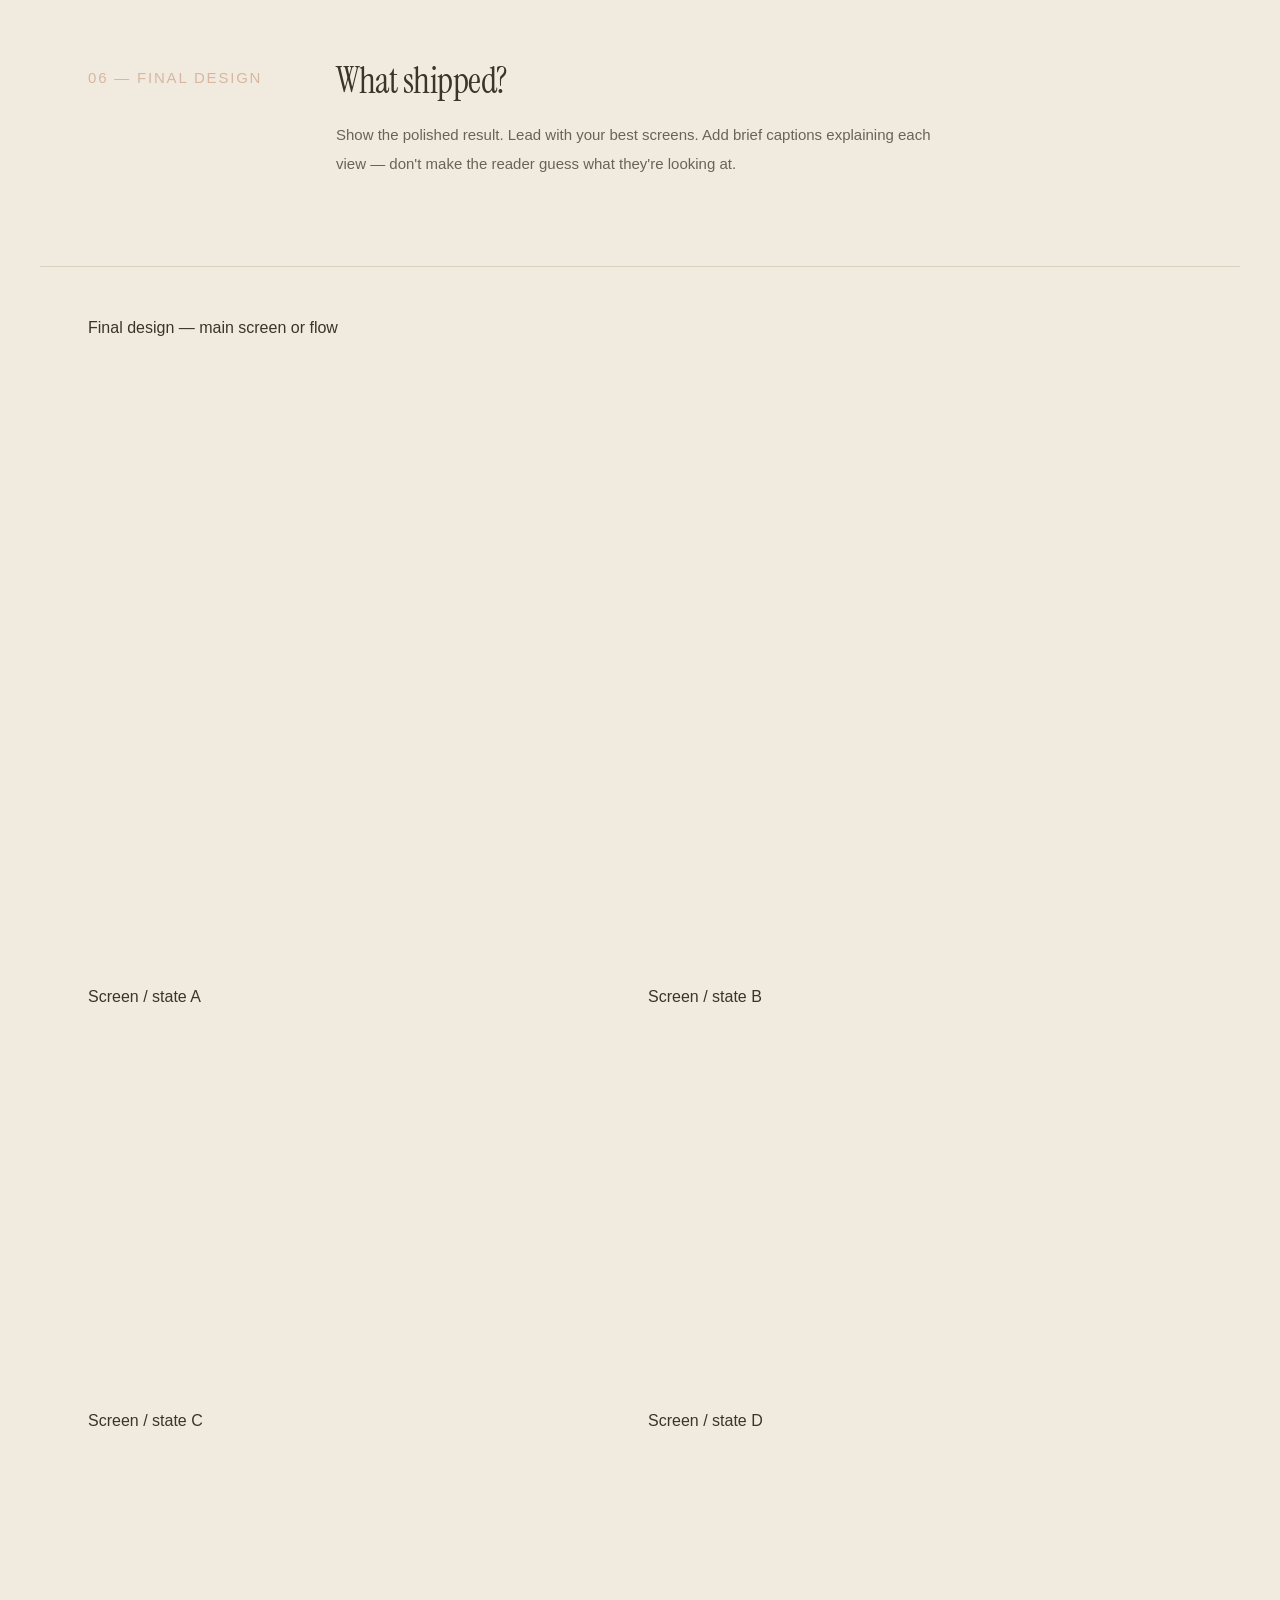
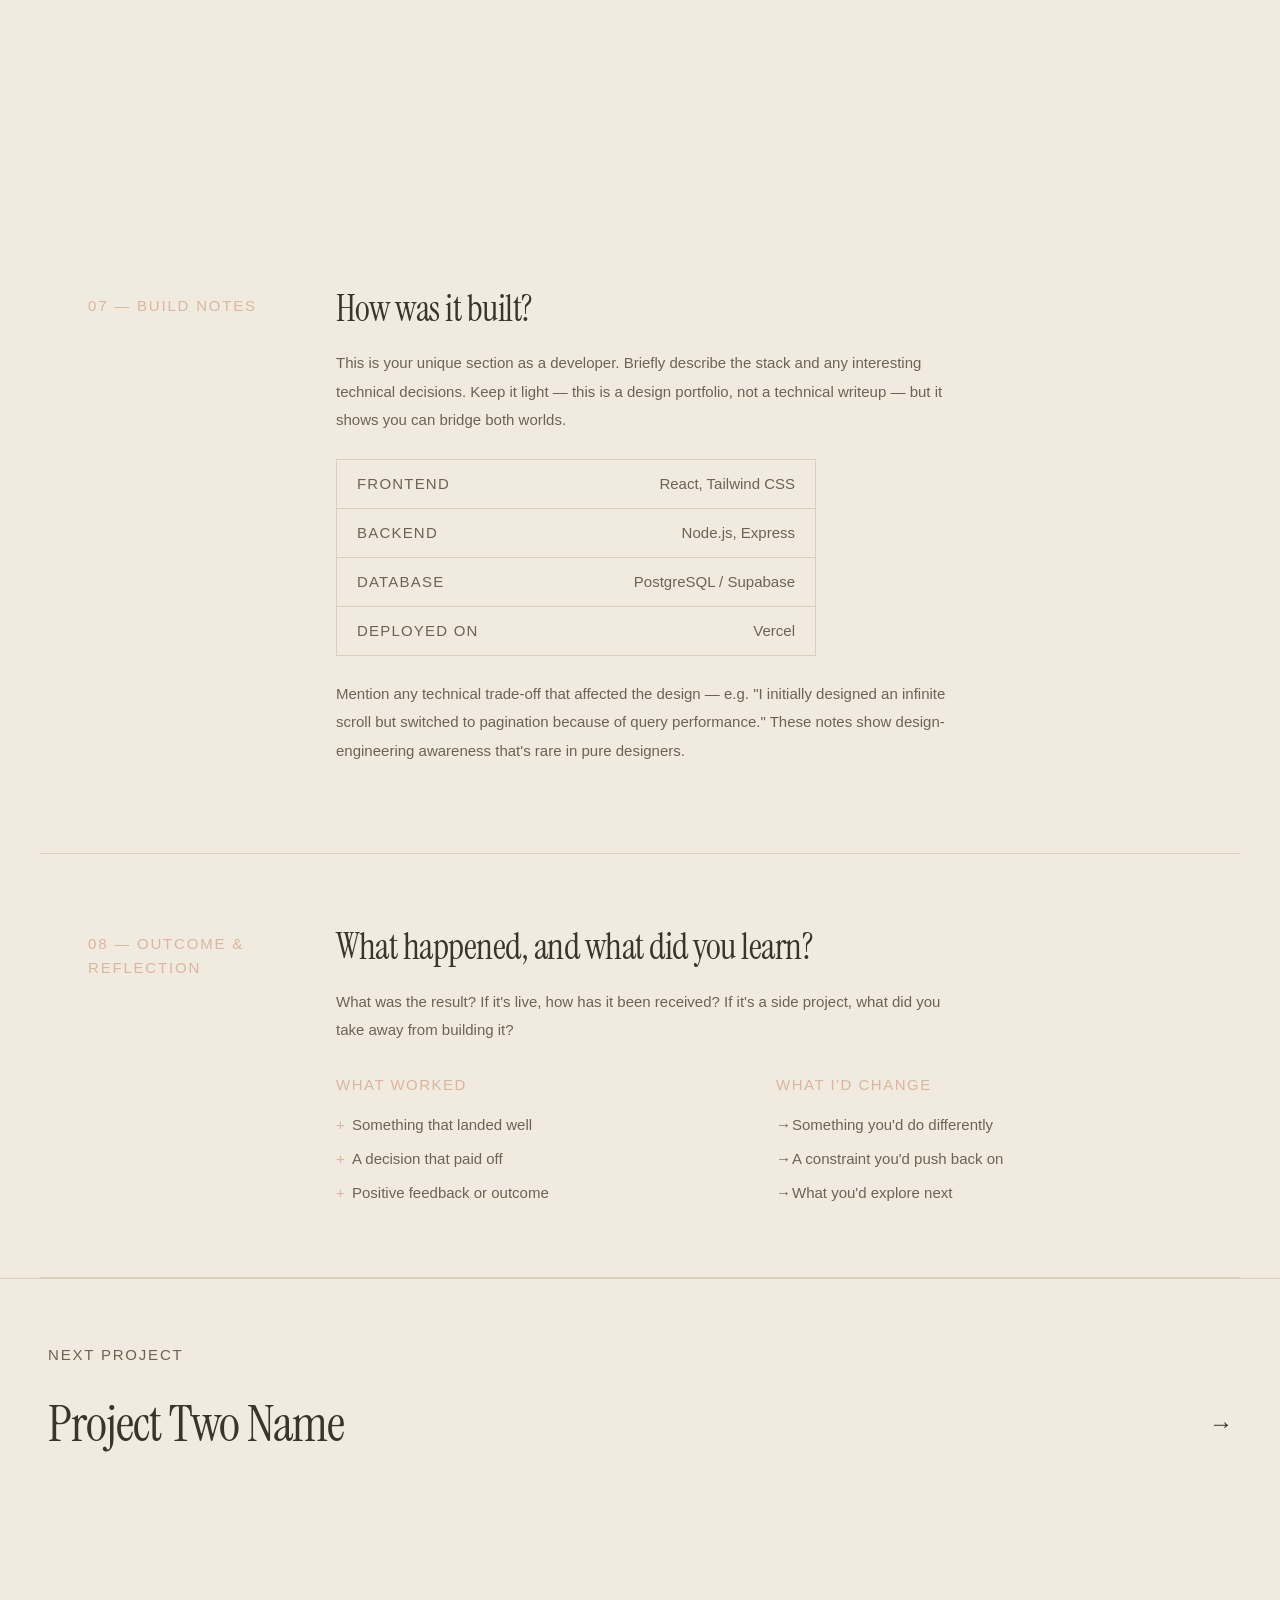
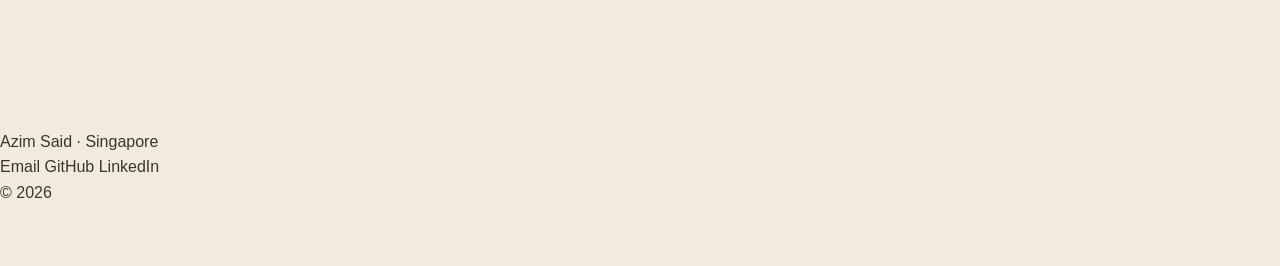
<file: work/project_template.html>
<!DOCTYPE html>
<html lang="en">
<head>
  <meta charset="UTF-8" />
  <meta name="viewport" content="width=device-width, initial-scale=1.0" />
  <title>Project Name — Azim Said</title>
  <link rel="stylesheet" href="../css/style.css" />
  <link rel="stylesheet" href="../css/case-study.css" />
  <link rel="preconnect" href="https://fonts.googleapis.com" />
  <link rel="preconnect" href="https://fonts.gstatic.com" crossorigin />
  <link href="https://fonts.googleapis.com/css2?family=Instrument+Serif:ital@0;1&family=DM+Mono:wght@300;400;500&display=swap" rel="stylesheet" />
</head>
<body>

  <!-- NAV -->
  <nav class="nav">
    <a href="../index.html" class="nav-logo">AZIM SAID<span class="dot">.</span></a>
    <div class="nav-links">
      <a href="../index.html#work">Work</a>
      <a href="../index.html#about">About</a>
      <a href="mailto:azimsaid212@gmail.com">Contact</a>
    </div>
  </nav>

  <!-- CASE STUDY HERO -->
  <header class="cs-hero">
    <div class="cs-back">
      <a href="../index.html#work">← Back to work</a>
    </div>
    <div class="cs-hero-meta">
      <span class="tag">Product Design</span>
      <span class="tag">Frontend Dev</span>
    </div>
    <h1 class="cs-title">Project Name Here</h1>
    <p class="cs-subtitle">
      One sentence that describes what this project is and who it's for.
      Keep it sharp — this is the hook.
    </p>
    <div class="cs-attrs">
      <div class="cs-attr">
        <div class="cs-attr-label">Role</div>
        <div class="cs-attr-value">Designer & Developer</div>
      </div>
      <div class="cs-attr">
        <div class="cs-attr-label">Timeline</div>
        <div class="cs-attr-value">4 weeks · Jan 2025</div>
      </div>
      <div class="cs-attr">
        <div class="cs-attr-label">Tools</div>
        <div class="cs-attr-value">Figma, React, Supabase</div>
      </div>
      <div class="cs-attr">
        <div class="cs-attr-label">Status</div>
        <div class="cs-attr-value">Live ↗</div>
      </div>
    </div>
  </header>

  <!-- HERO IMAGE -->
  <div class="cs-cover">
    <div class="placeholder-img cs-cover-img">
      <div class="placeholder-text">Hero / Cover Image — full project screenshot or mockup</div>
    </div>
  </div>

  <!-- CASE STUDY BODY -->
  <main class="cs-body">

    <!-- 01 OVERVIEW -->
    <section class="cs-section cs-fade">
      <div class="cs-section-label">01 — Overview</div>
      <div class="cs-section-content">
        <h2>What is this project?</h2>
        <p>
          Give the context. What is this product or feature? Who uses it, and in what situation?
          Write this for someone who has never heard of it. 2–4 sentences.
        </p>
        <p>
          If there's a broader system or organisation this fits into, mention it here.
          Keep it factual — save the problem framing for the next section.
        </p>
      </div>
    </section>

    <!-- 02 PROBLEM -->
    <section class="cs-section cs-fade">
      <div class="cs-section-label">02 — Problem</div>
      <div class="cs-section-content">
        <h2>What needed solving?</h2>
        <p>
          State the specific problem clearly. Who was experiencing it? What was the impact?
          If you have numbers, use them — even rough ones ("users were spending ~20 minutes on a task
          that should take 2" is more compelling than "it was slow").
        </p>
        <blockquote class="cs-quote">
          "If you spoke to users or got feedback, a real quote here hits harder than a paraphrase."
          <cite>— Source / Context</cite>
        </blockquote>
        <p>
          End this section with your design goal — one sentence framing what a good solution looks like.
        </p>
      </div>
    </section>

    <!-- 03 RESEARCH -->
    <section class="cs-section cs-fade">
      <div class="cs-section-label">03 — Research & Discovery</div>
      <div class="cs-section-content">
        <h2>What was found</h2>
        <p>
          Describe what you did before jumping into design. This doesn't have to be formal —
          "I talked to 3 classmates", "I looked at how Notion vs Linear handle this", or
          "I mapped out the existing user flow" all count.
        </p>

        <div class="cs-findings">
          <div class="cs-finding">
            <div class="cs-finding-num">01</div>
            <div>
              <strong>Finding one</strong>
              <p>One sentence describing what you discovered and why it matters.</p>
            </div>
          </div>
          <div class="cs-finding">
            <div class="cs-finding-num">02</div>
            <div>
              <strong>Finding two</strong>
              <p>One sentence describing what you discovered and why it matters.</p>
            </div>
          </div>
          <div class="cs-finding">
            <div class="cs-finding-num">03</div>
            <div>
              <strong>Finding three</strong>
              <p>One sentence describing what you discovered and why it matters.</p>
            </div>
          </div>
        </div>
      </div>
    </section>

    <!-- FULL WIDTH IMAGE -->
    <div class="cs-img-full cs-fade">
      <div class="placeholder-img">
        <div class="placeholder-text">User flow / journey map / research artefact</div>
      </div>
      <p class="cs-img-caption">Caption: describe what this shows and why it was useful</p>
    </div>

    <!-- 04 IDEATION -->
    <section class="cs-section cs-fade">
      <div class="cs-section-label">04 — Ideation</div>
      <div class="cs-section-content">
        <h2>What ideas were explored?</h2>
        <p>
          Show the messy middle. What directions did you consider? What did you sketch or wireframe?
          What did you try that didn't work and why did you move on?
        </p>
        <p>
          This section is where most portfolios are weak — most people skip straight to the final design.
          Even rough wireframes or annotated sketches here show design thinking.
        </p>
      </div>
    </section>

    <!-- IMAGE GRID (wireframes / explorations) -->
    <div class="cs-img-grid cs-fade">
      <div class="placeholder-img">
        <div class="placeholder-text">Wireframe / sketch A</div>
      </div>
      <div class="placeholder-img">
        <div class="placeholder-text">Wireframe / sketch B</div>
      </div>
      <div class="placeholder-img">
        <div class="placeholder-text">Wireframe / sketch C</div>
      </div>
      <div class="placeholder-img">
        <div class="placeholder-text">Wireframe / sketch D</div>
      </div>
    </div>
    <p class="cs-img-caption cs-fade">Early explorations — I ended up going with direction B because…</p>

    <!-- 05 DESIGN DECISIONS -->
    <section class="cs-section cs-fade">
      <div class="cs-section-label">05 — Design Decisions</div>
      <div class="cs-section-content">
        <h2>Why does it look and work this way?</h2>
        <p>
          Walk through 2–3 specific decisions. Each one should have a "I chose X because Y"
          structure. Annotated screenshots work really well here.
        </p>
      </div>
    </section>

    <!-- ANNOTATED SCREENSHOT -->
    <div class="cs-img-annotated cs-fade">
      <div class="placeholder-img cs-annotated-img">
        <div class="placeholder-text">Annotated design screenshot</div>
      </div>
      <div class="cs-annotations">
        <div class="cs-annotation">
          <div class="cs-annotation-marker">A</div>
          <div>
            <strong>Decision label</strong>
            <p>Why you made this specific design choice. Connect it back to the problem or a finding.</p>
          </div>
        </div>
        <div class="cs-annotation">
          <div class="cs-annotation-marker">B</div>
          <div>
            <strong>Decision label</strong>
            <p>Why you made this specific design choice. What alternatives did you consider?</p>
          </div>
        </div>
        <div class="cs-annotation">
          <div class="cs-annotation-marker">C</div>
          <div>
            <strong>Decision label</strong>
            <p>Any technical constraint that influenced the design? This is your unique angle.</p>
          </div>
        </div>
      </div>
    </div>

    <!-- 06 FINAL DESIGN -->
    <section class="cs-section cs-fade">
      <div class="cs-section-label">06 — Final Design</div>
      <div class="cs-section-content">
        <h2>What shipped?</h2>
        <p>
          Show the polished result. Lead with your best screens. Add brief captions explaining
          each view — don't make the reader guess what they're looking at.
        </p>
      </div>
    </section>

    <div class="cs-img-full cs-fade">
      <div class="placeholder-img" style="aspect-ratio: 16/9;">
        <div class="placeholder-text">Final design — main screen or flow</div>
      </div>
    </div>

    <div class="cs-img-grid cs-fade">
      <div class="placeholder-img">
        <div class="placeholder-text">Screen / state A</div>
      </div>
      <div class="placeholder-img">
        <div class="placeholder-text">Screen / state B</div>
      </div>
      <div class="placeholder-img">
        <div class="placeholder-text">Screen / state C</div>
      </div>
      <div class="placeholder-img">
        <div class="placeholder-text">Screen / state D</div>
      </div>
    </div>

    <!-- 07 BUILD NOTES -->
    <section class="cs-section cs-fade">
      <div class="cs-section-label">07 — Build Notes</div>
      <div class="cs-section-content">
        <h2>How was it built?</h2>
        <p>
          This is your unique section as a developer. Briefly describe the stack and
          any interesting technical decisions. Keep it light — this is a design portfolio,
          not a technical writeup — but it shows you can bridge both worlds.
        </p>
        <div class="cs-stack">
          <div class="cs-stack-item">
            <span class="cs-stack-label">Frontend</span>
            <span>React, Tailwind CSS</span>
          </div>
          <div class="cs-stack-item">
            <span class="cs-stack-label">Backend</span>
            <span>Node.js, Express</span>
          </div>
          <div class="cs-stack-item">
            <span class="cs-stack-label">Database</span>
            <span>PostgreSQL / Supabase</span>
          </div>
          <div class="cs-stack-item">
            <span class="cs-stack-label">Deployed on</span>
            <span>Vercel</span>
          </div>
        </div>
        <p>
          Mention any technical trade-off that affected the design — e.g. "I initially
          designed an infinite scroll but switched to pagination because of query performance."
          These notes show design-engineering awareness that's rare in pure designers.
        </p>
      </div>
    </section>

    <!-- 08 OUTCOME -->
    <section class="cs-section cs-fade">
      <div class="cs-section-label">08 — Outcome & Reflection</div>
      <div class="cs-section-content">
        <h2>What happened, and what did you learn?</h2>
        <p>
          What was the result? If it's live, how has it been received? If it's a side project,
          what did you take away from building it?
        </p>
        <div class="cs-retro">
          <div class="cs-retro-col">
            <div class="cs-retro-label">What worked</div>
            <ul>
              <li>Something that landed well</li>
              <li>A decision that paid off</li>
              <li>Positive feedback or outcome</li>
            </ul>
          </div>
          <div class="cs-retro-col">
            <div class="cs-retro-label">What I'd change</div>
            <ul>
              <li>Something you'd do differently</li>
              <li>A constraint you'd push back on</li>
              <li>What you'd explore next</li>
            </ul>
          </div>
        </div>
      </div>
    </section>

  </main>

  <!-- NEXT PROJECT -->
  <div class="cs-next">
    <div class="cs-next-label">Next project</div>
    <a href="project-two.html" class="cs-next-link">
      <span>Project Two Name</span>
      <span class="cs-next-arrow">→</span>
    </a>
  </div>

<!-- FOOTER -->
  <footer class="footer">
    <div class="footer-left">
      <span>Azim Said</span>
      <span class="footer-dim">· Singapore</span>
    </div>
    <div class="footer-links">
      <a href="mailto:azimsaid212@gmail.com">Email</a>
      <a href="https://github.com/azim-git" target="_blank">GitHub</a>
      <a href="https://www.linkedin.com/in/azimsaid-/" target="_blank">LinkedIn</a>
    </div>
    <div class="footer-dim footer-year">© 2026</div>
  </footer>

  <script src="../js/main.js"></script>
</body>
</html>
</file>
<file: css/style.css>
/* ============================================
   PORTFOLIO — Warm Atelier
   ============================================ */

:root {
  /* Atelier palette */
  --bg:       #f1ebdf;
  --bg-2:     #ebe2d0;
  --ink:      #3a342a;
  --ink-soft: #6b6353;
  --rule:     #d9cfbc;

  /* Ribbon colors */
  --r1: #d8b6a1; /* clay */
  --r2: #c4cdb1; /* sage */
  --r3: #e9cfb9; /* butter */
  --r4: #b9a89a; /* taupe */
  --r5: #ead2cf; /* dusty rose */

  /* Typography */
  --display: 'Instrument Serif', Georgia, serif;
  --sans:    'Geist', -apple-system, BlinkMacSystemFont, 'Segoe UI', sans-serif;

  /* Layout */
  --maxw: 1240px;
}

*, *::before, *::after { box-sizing: border-box; margin: 0; padding: 0; }

html { scroll-behavior: smooth; }

body {
  background: var(--bg);
  color: var(--ink);
  font-family: var(--sans);
  font-size: 16px;
  line-height: 1.6;
  font-weight: 400;
  overflow-x: hidden;
  -webkit-font-smoothing: antialiased;
  position: relative;
}

/* Paper grain overlay */
body::before {
  content: "";
  position: fixed;
  inset: 0;
  pointer-events: none;
  z-index: 200;
  opacity: 0.35;
  mix-blend-mode: multiply;
  background-image: url("data:image/svg+xml;utf8,<svg xmlns='http://www.w3.org/2000/svg' width='160' height='160'><filter id='n'><feTurbulence type='fractalNoise' baseFrequency='0.85' numOctaves='2' stitchTiles='stitch'/><feColorMatrix values='0 0 0 0 0.22 0 0 0 0 0.20 0 0 0 0 0.16 0 0 0 0.08 0'/></filter><rect width='100%25' height='100%25' filter='url(%23n)'/></svg>");
}

a { color: inherit; text-decoration: none; }

/* ---- NAV ---- */
.nav {
  position: relative;
  z-index: 10;
  display: flex;
  justify-content: space-between;
  align-items: center;
  padding: 20px 56px;
  max-width: var(--maxw);
  margin: 0 auto;
}

.nav-brand {
  font-family: var(--display);
  font-style: italic;
  font-size: 26px;
  letter-spacing: -0.01em;
  color: var(--ink);
}

.nav-links {
  display: flex;
  align-items: center;
  gap: 36px;
  list-style: none;
  font-size: 14px;
  letter-spacing: 0.02em;
}

.nav-links a {
  color: var(--ink);
  text-decoration: none;
  position: relative;
  padding-bottom: 2px;
  transition: opacity 0.2s;
}
.nav-links a:hover { opacity: 0.55; }
.nav-links a::after {
  content: "";
  position: absolute;
  left: 0; right: 0; bottom: -2px;
  height: 1px;
  background: currentColor;
  transform: scaleX(0);
  transform-origin: left;
  transition: transform 0.35s ease;
}
.nav-links a:hover::after { transform: scaleX(1); }

.nav-contact {
  display: inline-flex;
  align-items: center;
  gap: 8px;
  font-size: 14px;
  padding: 10px 18px;
  border: 1px solid var(--ink);
  border-radius: 999px;
  background: transparent;
  color: var(--ink);
  text-decoration: none;
  transition: background 0.25s, color 0.25s;
}
.nav-contact:hover {
  background: var(--ink);
  color: var(--bg);
}

/* ---- HERO ---- */
.hero {
  position: relative;
  padding: 40px 0 120px;
  min-height: 720px;
  overflow: hidden;
}

.hero-ribbons {
  position: absolute;
  inset: 0;
  width: 100%;
  height: 100%;
  pointer-events: none;
  z-index: 0;
}
.hero-ribbons svg {
  width: 100%;
  height: 100%;
  display: block;
}

.hero-grid {
  position: relative;
  z-index: 2;
  display: grid;
  grid-template-columns: 1fr 1fr;
  gap: 80px;
  align-items: center;
  padding-top: 120px;
  max-width: var(--maxw);
  margin: 0 auto;
  padding-left: 56px;
  padding-right: 56px;
}

.hero-text .eyebrow {
  display: inline-flex;
  align-items: center;
  gap: 10px;
  font-size: 13px;
  letter-spacing: 0.18em;
  text-transform: uppercase;
  color: var(--ink-soft);
  margin-bottom: 32px;
}
.hero-text .eyebrow .dot {
  width: 7px; height: 7px;
  background: var(--r1);
  border-radius: 50%;
}
.hero-text h1 {
  font-family: var(--display);
  font-weight: 400;
  font-size: clamp(54px, 6.6vw, 96px);
  line-height: 0.98;
  letter-spacing: -0.02em;
  margin-bottom: 28px;
}
.hero-text h1 .accent {
  font-style: italic;
  color: var(--ink-soft);
}
.hero-text .lede {
  font-size: 18px;
  line-height: 1.55;
  color: var(--ink-soft);
  max-width: 440px;
  margin-bottom: 36px;
}
.hero-text .meta {
  display: flex;
  gap: 28px;
  font-size: 13px;
  color: var(--ink-soft);
}
.hero-text .meta div span {
  display: block;
  color: var(--ink);
  margin-top: 4px;
  font-size: 14px;
}

.hero-portrait {
  position: relative;
  aspect-ratio: 1 / 1;
  max-width: 460px;
  justify-self: end;
  width: 100%;
}
.hero-portrait .photo {
  position: absolute;
  inset: 8%;
  border-radius: 50%;
  overflow: hidden;
  background: var(--bg-2);
  box-shadow: 0 30px 80px -30px rgba(58, 52, 42, 0.35);
}
.hero-portrait .photo img {
  width: 100%;
  height: 100%;
  object-fit: cover;
  display: block;
}
.hero-portrait .ring {
  position: absolute;
  inset: 0;
  border-radius: 50%;
  border: 1px dashed var(--rule);
  animation: spin 60s linear infinite;
}
.hero-portrait .ring-label {
  position: absolute;
  inset: 0;
  width: 100%;
  height: 100%;
  animation: spin 60s linear infinite;
}

@keyframes spin {
  to { transform: rotate(360deg); }
}

@keyframes fadeUp {
  from { opacity: 0; transform: translateY(16px); }
  to   { opacity: 1; transform: none; }
}

/* ---- ABOUT STRIP ---- */
.about {
  position: relative;
  padding: 60px 0 80px;
}

.about-inner {
  max-width: var(--maxw);
  margin: 0 auto;
  padding: 0 56px;
  display: grid;
  grid-template-columns: 200px 1fr 1fr;
  gap: 60px;
  align-items: start;
}

.about-label {
  font-size: 12px;
  letter-spacing: 0.22em;
  text-transform: uppercase;
  color: var(--ink-soft);
  padding-top: 8px;
}
.about-label::before {
  content: "";
  display: block;
  width: 28px;
  height: 1px;
  background: var(--ink);
  margin-bottom: 14px;
}

.about-quote {
  font-family: var(--display);
  font-style: italic;
  font-size: 26px;
  line-height: 1.25;
  color: var(--ink);
}

.about-body p {
  font-size: 19px;
  line-height: 1.5;
}
.about-body p + p {
  margin-top: 16px;
  color: var(--ink-soft);
  font-size: 17px;
}

/* ---- DIVIDER RIBBON ---- */
.divider-ribbon {
  position: relative;
  height: 220px;
  overflow: hidden;
}
.divider-ribbon svg {
  position: absolute;
  inset: 0;
  width: 100%;
  height: 100%;
}

/* ---- PROJECTS HEADER ---- */
.projects-header {
  max-width: var(--maxw);
  margin: 0 auto;
  padding: 60px 56px 40px;
  display: flex;
  justify-content: space-between;
  align-items: end;
}
.projects-header h2 {
  font-family: var(--display);
  font-weight: 400;
  font-size: clamp(40px, 5vw, 64px);
  letter-spacing: -0.02em;
  line-height: 1;
}
.projects-header h2 em { font-style: italic; color: var(--ink-soft); }
.projects-count {
  font-size: 13px;
  letter-spacing: 0.15em;
  text-transform: uppercase;
  color: var(--ink-soft);
}

/* ---- PROJECT CARDS ---- */
.project {
  position: relative;
  padding: 80px 0;
  opacity: 0;
  transform: translateY(24px);
  transition: opacity 0.7s ease, transform 0.7s ease;
}
.project.visible {
  opacity: 1;
  transform: none;
}

.project-inner {
  max-width: var(--maxw);
  margin: 0 auto;
  padding: 0 56px;
  display: grid;
  grid-template-columns: 5fr 7fr;
  gap: 60px;
  align-items: center;
}
.project.reverse .project-inner {
  grid-template-columns: 7fr 5fr;
}
.project.reverse .project-info { order: 2; }

.project-index {
  font-family: var(--display);
  font-style: italic;
  font-size: 18px;
  color: var(--ink-soft);
  margin-bottom: 24px;
}

.project-info h3 {
  font-family: var(--display);
  font-weight: 400;
  font-size: clamp(36px, 4vw, 52px);
  letter-spacing: -0.015em;
  line-height: 1.02;
  margin-bottom: 20px;
}
.project-info h3 em { font-style: italic; color: var(--ink-soft); }

.project-tags {
  display: flex;
  flex-wrap: wrap;
  gap: 8px;
  margin-bottom: 24px;
}
.tag {
  font-size: 12px;
  letter-spacing: 0.08em;
  padding: 6px 12px;
  border: 1px solid var(--rule);
  border-radius: 999px;
  background: var(--bg-2);
  color: var(--ink-soft);
}

.project-info p {
  font-size: 16px;
  line-height: 1.6;
  color: var(--ink-soft);
  margin-bottom: 28px;
  max-width: 460px;
}

.project-meta-row {
  display: flex;
  gap: 36px;
  font-size: 12px;
  letter-spacing: 0.14em;
  text-transform: uppercase;
  color: var(--ink-soft);
  margin-bottom: 28px;
}
.project-meta-row div span {
  display: block;
  color: var(--ink);
  text-transform: none;
  letter-spacing: 0;
  font-size: 14px;
  margin-top: 4px;
}

.project-links {
  display: flex;
  flex-wrap: wrap;
  gap: 16px;
  align-items: center;
}

.project-cta {
  display: inline-flex;
  align-items: center;
  gap: 12px;
  font-size: 14px;
  color: var(--ink);
  text-decoration: none;
  border-bottom: 1px solid var(--ink);
  padding-bottom: 6px;
  transition: gap 0.25s ease;
}
.project-cta:hover { gap: 18px; }
.project-cta svg { width: 16px; height: 16px; }

.project-link-ghost {
  display: inline-flex;
  align-items: center;
  gap: 6px;
  font-size: 14px;
  color: var(--ink-soft);
  text-decoration: none;
  padding: 6px 14px;
  border: 1px solid var(--rule);
  border-radius: 999px;
  transition: border-color 0.2s, color 0.2s;
}
.project-link-ghost:hover {
  border-color: var(--ink);
  color: var(--ink);
}

.project-visual {
  position: relative;
  border-radius: 12px;
  overflow: hidden;
  background: var(--bg-2);
  box-shadow: 0 30px 60px -28px rgba(58, 52, 42, 0.25);
}
.project-visual img {
  width: 100%;
  height: auto;
  display: block;
}
.vribbon {
  position: absolute;
  inset: 0;
  pointer-events: none;
  opacity: 0.55;
  mix-blend-mode: multiply;
}

/* Between-project ribbons */
.between {
  position: relative;
  height: 160px;
  overflow: hidden;
}
.between svg {
  position: absolute;
  inset: 0;
  width: 100%;
  height: 100%;
}

/* ---- SKILLS ---- */
.skills {
  position: relative;
  padding: 120px 0 80px;
}

.skills-inner {
  max-width: var(--maxw);
  margin: 0 auto;
  padding: 0 56px;
}

.skills h2 {
  font-family: var(--display);
  font-weight: 400;
  font-size: clamp(36px, 4.5vw, 56px);
  letter-spacing: -0.015em;
  margin-bottom: 60px;
  max-width: 800px;
  line-height: 1.05;
}
.skills h2 em { font-style: italic; color: var(--ink-soft); }

.skills-grid {
  display: grid;
  grid-template-columns: repeat(4, 1fr);
  gap: 40px;
  border-top: 1px solid var(--rule);
  padding-top: 40px;
}

.skills-col h4 {
  font-family: var(--display);
  font-style: italic;
  font-weight: 400;
  font-size: 22px;
  margin-bottom: 18px;
  color: var(--ink);
}

.skills-col ul {
  list-style: none;
  display: flex;
  flex-direction: column;
  gap: 8px;
}

.skills-col li {
  font-size: 14px;
  color: var(--ink-soft);
  line-height: 1.5;
}

/* ---- FOOTER ---- */
.footer {
  position: relative;
  padding: 140px 0 60px;
  margin-top: 60px;
  overflow: hidden;
}

.footer-ribbons {
  position: absolute;
  inset: 0;
  width: 100%;
  height: 100%;
  pointer-events: none;
  z-index: 0;
}
.footer-ribbons svg {
  width: 100%;
  height: 100%;
  display: block;
}

.footer-inner {
  position: relative;
  z-index: 2;
  max-width: var(--maxw);
  margin: 0 auto;
  padding: 0 56px;
}

.footer h2 {
  font-family: var(--display);
  font-weight: 400;
  font-size: clamp(64px, 8vw, 128px);
  line-height: 0.95;
  letter-spacing: -0.025em;
  margin-bottom: 40px;
}
.footer h2 em { font-style: italic; color: var(--ink-soft); }

.footer-email {
  display: inline-block;
  font-size: 22px;
  color: var(--ink);
  text-decoration: none;
  border-bottom: 1px solid var(--ink);
  padding-bottom: 6px;
  margin-bottom: 80px;
}

.footer-bottom {
  display: flex;
  justify-content: space-between;
  align-items: end;
  padding-top: 40px;
  border-top: 1px solid var(--rule);
  font-size: 13px;
  color: var(--ink-soft);
}

.footer-socials {
  display: flex;
  gap: 24px;
}
.footer-socials a {
  color: var(--ink);
  text-decoration: none;
}
.footer-socials a:hover { opacity: 0.6; }

/* Case study footer — compact, no ribbons */
.cs-footer {
  padding: 40px 0;
  margin-top: 0;
}
.cs-footer .footer-bottom {
  border-top: none;
}

/* ---- SCROLL FADE (for projects) ---- */
.cs-fade {
  opacity: 0;
  transform: translateY(20px);
  transition: opacity 0.6s ease, transform 0.6s ease;
}
.cs-fade.visible {
  opacity: 1;
  transform: none;
}

/* ---- RESPONSIVE ---- */
@media (max-width: 920px) {
  .hero-grid,
  .about-inner,
  .project-inner,
  .project.reverse .project-inner,
  .skills-grid {
    grid-template-columns: 1fr;
    gap: 40px;
  }

  .projects-header {
    flex-direction: column;
    align-items: flex-start;
    gap: 16px;
  }

  .nav-links { display: none; }

  .hero-portrait {
    max-width: 280px;
    justify-self: center;
  }

  .hero-grid {
    padding-top: 60px;
  }

  .project.reverse .project-info { order: 0; }

  .nav,
  .hero-grid,
  .about-inner,
  .project-inner,
  .project.reverse .project-inner,
  .skills-inner,
  .footer-inner,
  .projects-header {
    padding-left: 24px;
    padding-right: 24px;
  }

  .footer { padding: 80px 0 40px; }
  .footer-bottom { flex-direction: column; align-items: flex-start; gap: 16px; }
}

@media (prefers-reduced-motion: reduce) {
  .hero-portrait .ring,
  .hero-portrait .ring-label {
    animation: none;
  }
}

/* ---- LIGHTBOX ---- */
.lightbox {
  position: fixed;
  inset: 0;
  z-index: 300;
  display: flex;
  align-items: center;
  justify-content: center;
  background: rgba(0, 0, 0, 0.85);
  opacity: 0;
  visibility: hidden;
  transition: opacity 0.25s ease;
  cursor: zoom-out;
}
.lightbox.active {
  opacity: 1;
  visibility: visible;
}
.lightbox img {
  max-width: 90vw;
  max-height: 90vh;
  object-fit: contain;
  border-radius: 12px;
}

.project-visual img,
.cs-cover-img,
.cs-img-full img,
.cs-img-grid img,
.cs-annotated-img {
  cursor: zoom-in;
}
</file>
<file: css/case-study.css>
/* ============================================
   CASE STUDY PAGE STYLES
   ============================================ */

/* ---- HERO ---- */
.cs-hero {
  padding: 140px 48px 64px;
  border-bottom: 1px solid var(--rule);
  max-width: 900px;
}

.cs-back {
  font-size: 15px;
  letter-spacing: 0.06em;
  color: var(--ink-soft);
  margin-bottom: 36px;
}
.cs-back a { transition: color 0.2s; }
.cs-back a:hover { color: var(--r1); }

.cs-hero-meta {
  display: flex;
  gap: 8px;
  margin-bottom: 24px;
}

.cs-title {
  font-family: var(--display);
  font-size: clamp(40px, 6vw, 80px);
  font-weight: 400;
  letter-spacing: -2px;
  line-height: 1.05;
  margin-bottom: 24px;
}

.cs-subtitle {
  font-size: 16px;
  color: var(--ink-soft);
  line-height: 1.7;
  max-width: 600px;
  margin-bottom: 48px;
}

.cs-attrs {
  display: flex;
  gap: 48px;
  flex-wrap: wrap;
}

.cs-attr-label {
  font-size: 15px;
  letter-spacing: 0.12em;
  text-transform: uppercase;
  color: var(--ink-soft);
  margin-bottom: 6px;
}

.cs-attr-value {
  font-size: 15px;
  color: var(--ink-soft);
}

/* ---- COVER IMAGE ---- */
.cs-cover {
  padding: 48px 48px 0;
}

.cs-cover-img {
  max-width: 100%;
  height: auto;
  display: block;
  border-radius: 12px;
}

/* ---- BODY ---- */
.cs-body {
  max-width: 1200px;
  margin: 0 auto;
}

/* ---- SECTIONS ---- */
.cs-section {
  display: grid;
  grid-template-columns: 200px 1fr;
  gap: 48px;
  padding: 72px 48px;
  border-bottom: 1px solid var(--rule);
  align-items: start;
}

.cs-section-label {
  font-size: 15px;
  letter-spacing: 0.12em;
  text-transform: uppercase;
  color: var(--r1);
  padding-top: 6px;
  position: sticky;
  top: 80px;
}

.cs-section-content h2 {
  font-family: var(--display);
  font-size: clamp(24px, 3vw, 36px);
  font-weight: 400;
  letter-spacing: -0.5px;
  line-height: 1.15;
  margin-bottom: 20px;
}

.cs-section-content p {
  color: var(--ink-soft);
  font-size: 15px;
  line-height: 1.9;
  margin-bottom: 16px;
  max-width: 620px;
}

/* ---- QUOTE ---- */
.cs-quote {
  border-left: 2px solid var(--r1);
  padding: 16px 24px;
  margin: 28px 0;
  background: var(--bg-2);
}

.cs-quote p, .cs-quote {
  font-family: var(--display);
  font-size: 18px;
  font-style: italic;
  color: var(--ink);
  line-height: 1.6;
  margin-bottom: 10px;
}

.cs-quote cite {
  font-family: var(--sans);
  font-style: normal;
  font-size: 15px;
  color: var(--ink-soft);
  letter-spacing: 0.08em;
}

/* ---- FINDINGS ---- */
.cs-findings {
  display: flex;
  flex-direction: column;
  gap: 20px;
  margin-top: 28px;
}

.cs-finding {
  display: flex;
  gap: 20px;
  padding: 20px;
  background: var(--bg-2);
  border: 1px solid var(--rule);
  align-items: flex-start;
}

.cs-finding-num {
  font-size: 15px;
  color: var(--r1);
  letter-spacing: 0.1em;
  min-width: 24px;
  padding-top: 2px;
}

.cs-finding strong {
  display: block;
  font-size: 15px;
  margin-bottom: 4px;
  color: var(--ink);
}

.cs-finding p {
  font-size: 15px !important;
  color: var(--ink-soft);
  margin: 0 !important;
}

/* ---- FULL WIDTH IMAGE ---- */
.cs-img-full {
  padding: 48px 48px 0;
}

.cs-img-full .placeholder-img {
  width: 100%;
  aspect-ratio: 16/9;
}

.cs-img-full img {
  max-width: 100%;
  height: auto;
  display: block;
  border-radius: 12px;
}

/* ---- IMAGE GRID ---- */
.cs-img-grid {
  display: grid;
  grid-template-columns: 1fr 1fr;
  gap: 16px;
  padding: 48px 48px 0;
}

.cs-img-grid .placeholder-img {
  aspect-ratio: 4/3;
}

.cs-img-grid img {
  width: 100%;
  height: auto;
  display: block;
  border-radius: 12px;
}

.cs-img-caption {
  padding: 12px 48px 0;
  font-size: 15px;
  color: var(--ink-soft);
  letter-spacing: 0.06em;
}

/* ---- ANNOTATED ---- */
.cs-img-annotated {
  display: grid;
  grid-template-columns: 1fr 340px;
  gap: 40px;
  padding: 48px 48px 0;
  align-items: start;
}

.cs-annotated-img {
  max-width: 100%;
  height: auto;
  display: block;
  border-radius: 12px;
}

.cs-annotations {
  display: flex;
  flex-direction: column;
  gap: 24px;
  padding-top: 8px;
}

.cs-annotation {
  display: flex;
  gap: 16px;
  align-items: flex-start;
}

.cs-annotation-marker {
  width: 24px;
  height: 24px;
  min-width: 24px;
  background: var(--r1);
  color: var(--bg);
  display: flex;
  align-items: center;
  justify-content: center;
  font-size: 15px;
  font-weight: 500;
  letter-spacing: 0.05em;
}

.cs-annotation strong {
  display: block;
  font-size: 15px;
  margin-bottom: 4px;
  color: var(--ink);
}

.cs-annotation p {
  font-size: 15px;
  color: var(--ink-soft);
  line-height: 1.7;
  margin: 0;
}

/* ---- STACK ---- */
.cs-stack {
  display: flex;
  flex-direction: column;
  gap: 0;
  margin: 24px 0;
  border: 1px solid var(--rule);
  max-width: 480px;
}

.cs-stack-item {
  display: flex;
  justify-content: space-between;
  padding: 12px 20px;
  border-bottom: 1px solid var(--rule);
  font-size: 15px;
  color: var(--ink-soft);
}
.cs-stack-item:last-child { border-bottom: none; }

.cs-stack-label {
  color: var(--ink-soft);
  font-size: 15px;
  letter-spacing: 0.08em;
  text-transform: uppercase;
}

/* ---- RETROSPECTIVE ---- */
.cs-retro {
  display: grid;
  grid-template-columns: 1fr 1fr;
  gap: 24px;
  margin-top: 28px;
}

.cs-retro-label {
  font-size: 15px;
  letter-spacing: 0.1em;
  text-transform: uppercase;
  color: var(--r1);
  margin-bottom: 16px;
}

.cs-retro ul {
  list-style: none;
  display: flex;
  flex-direction: column;
  gap: 10px;
}

.cs-retro li {
  font-size: 15px;
  color: var(--ink-soft);
  padding-left: 16px;
  position: relative;
  line-height: 1.6;
}

.cs-retro-col:first-child li::before {
  content: '+';
  position: absolute;
  left: 0;
  color: var(--r1);
}

.cs-retro-col:last-child li::before {
  content: '→';
  position: absolute;
  left: 0;
  color: var(--ink-soft);
}

/* ---- NEXT PROJECT ---- */
.cs-next {
  border-top: 1px solid var(--rule);
  padding: 64px 48px;
}

.cs-next-label {
  font-size: 15px;
  letter-spacing: 0.12em;
  text-transform: uppercase;
  color: var(--ink-soft);
  margin-bottom: 16px;
}

.cs-next-link {
  display: flex;
  justify-content: space-between;
  align-items: center;
  font-family: var(--display);
  font-size: clamp(28px, 4vw, 52px);
  font-weight: 400;
  letter-spacing: -1px;
  color: var(--ink);
  transition: color 0.2s;
}

.cs-next-link:hover { color: var(--r1); }

.cs-next-arrow {
  font-family: var(--sans);
  font-size: 24px;
}

/* ---- SCROLL FADE ---- */
.cs-fade {
  opacity: 0;
  transform: translateY(20px);
  transition: opacity 0.6s ease, transform 0.6s ease;
}

.cs-fade.visible {
  opacity: 1;
  transform: none;
}

/* ---- RESPONSIVE ---- */
@media (max-width: 920px) {
  .cs-hero { padding: 120px 24px 48px; }
  .cs-attrs { gap: 24px; }

  .cs-section {
    grid-template-columns: 1fr;
    gap: 16px;
    padding: 48px 24px;
  }

  .cs-section-label { position: static; }

  .cs-cover,
  .cs-img-full,
  .cs-img-grid,
  .cs-img-annotated,
  .cs-img-caption { padding-left: 24px; padding-right: 24px; }

  .cs-img-grid { grid-template-columns: 1fr; }

  .cs-img-annotated { grid-template-columns: 1fr; }

  .cs-retro { grid-template-columns: 1fr; }

  .cs-next { padding: 48px 24px; }
}
</file>
